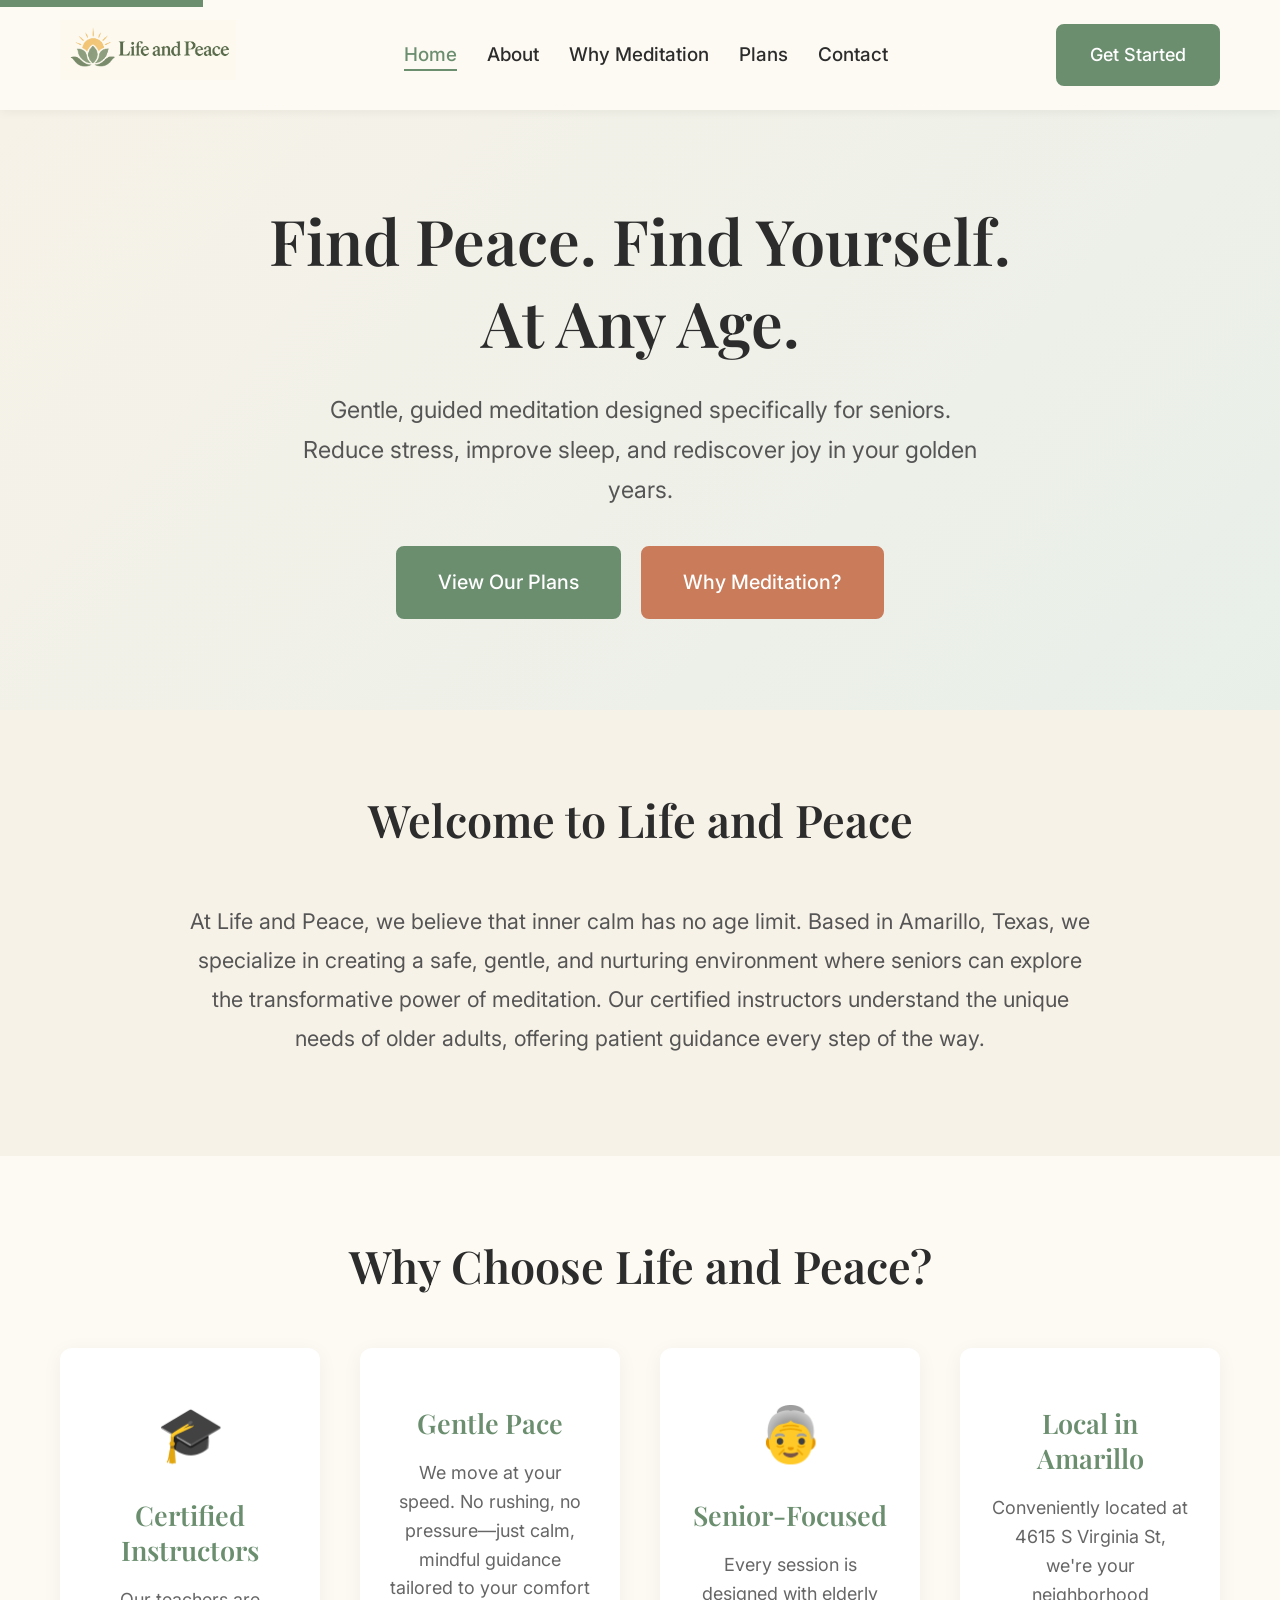
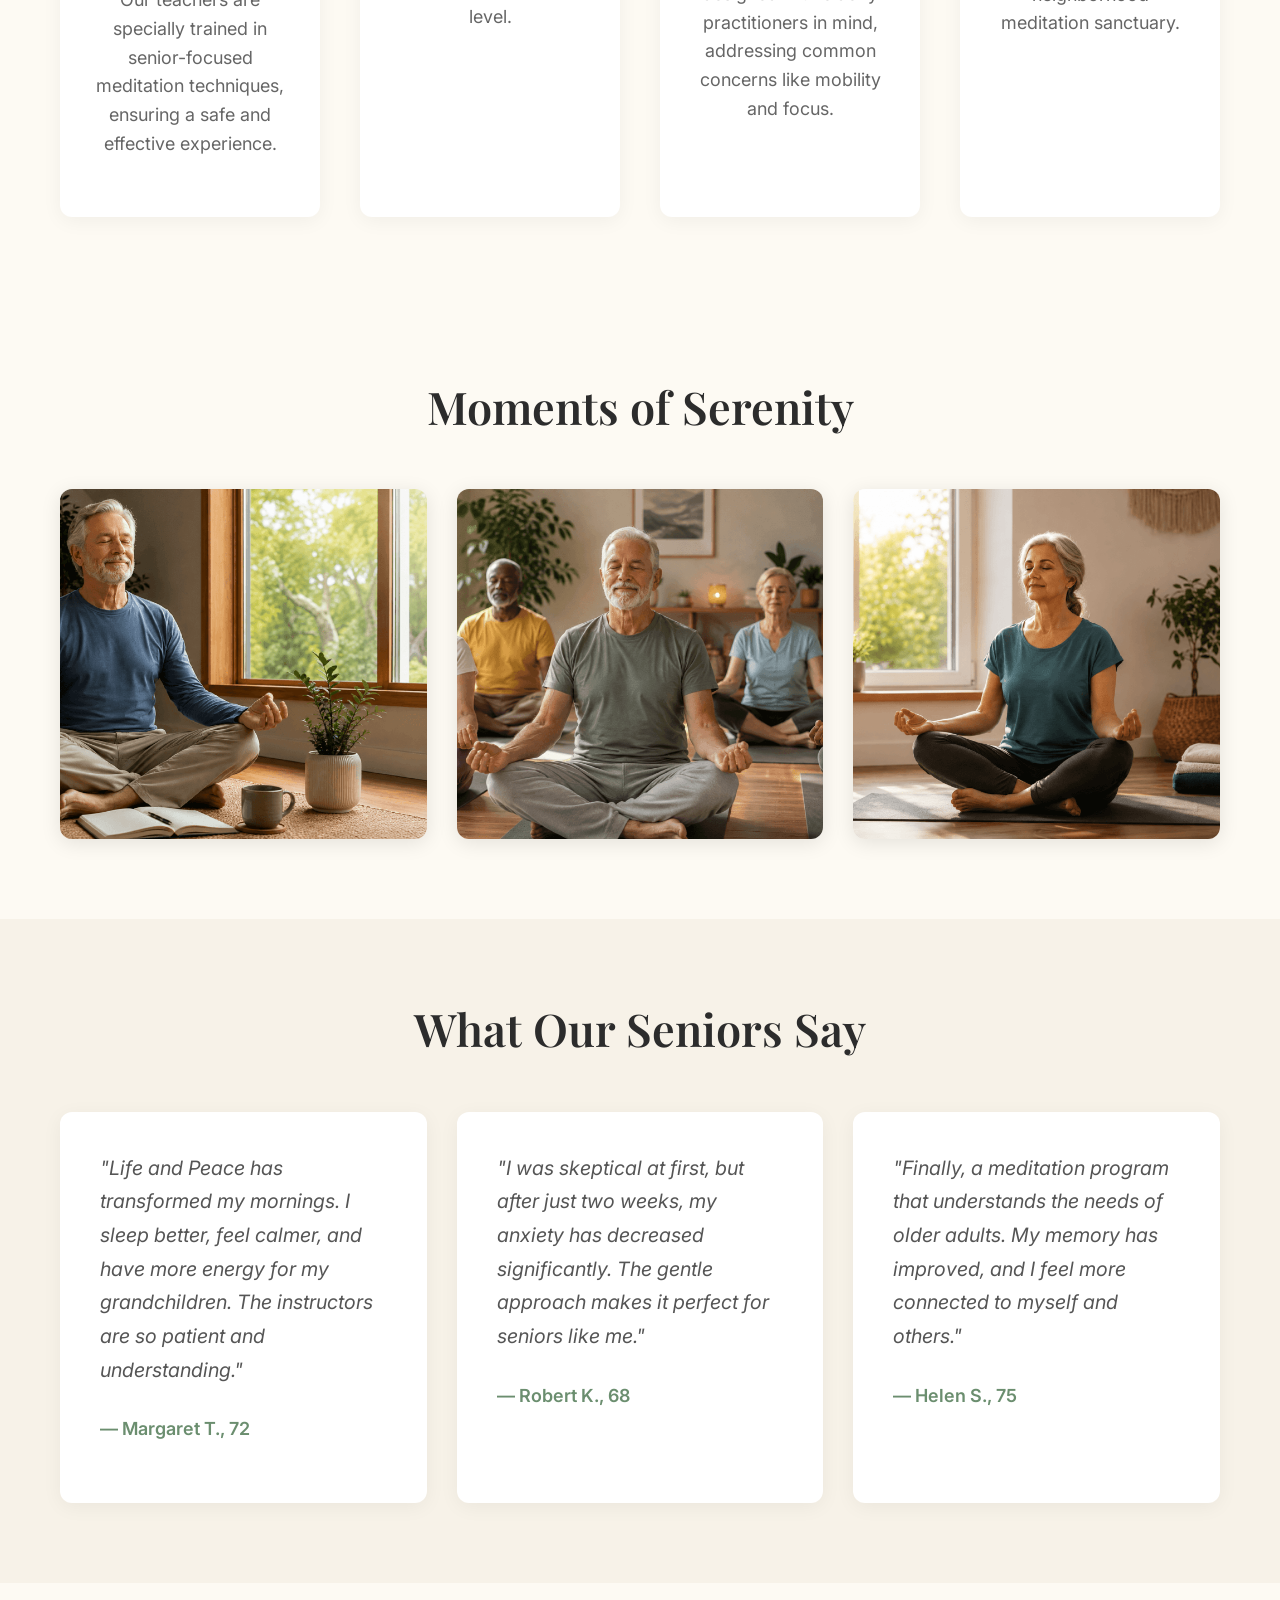
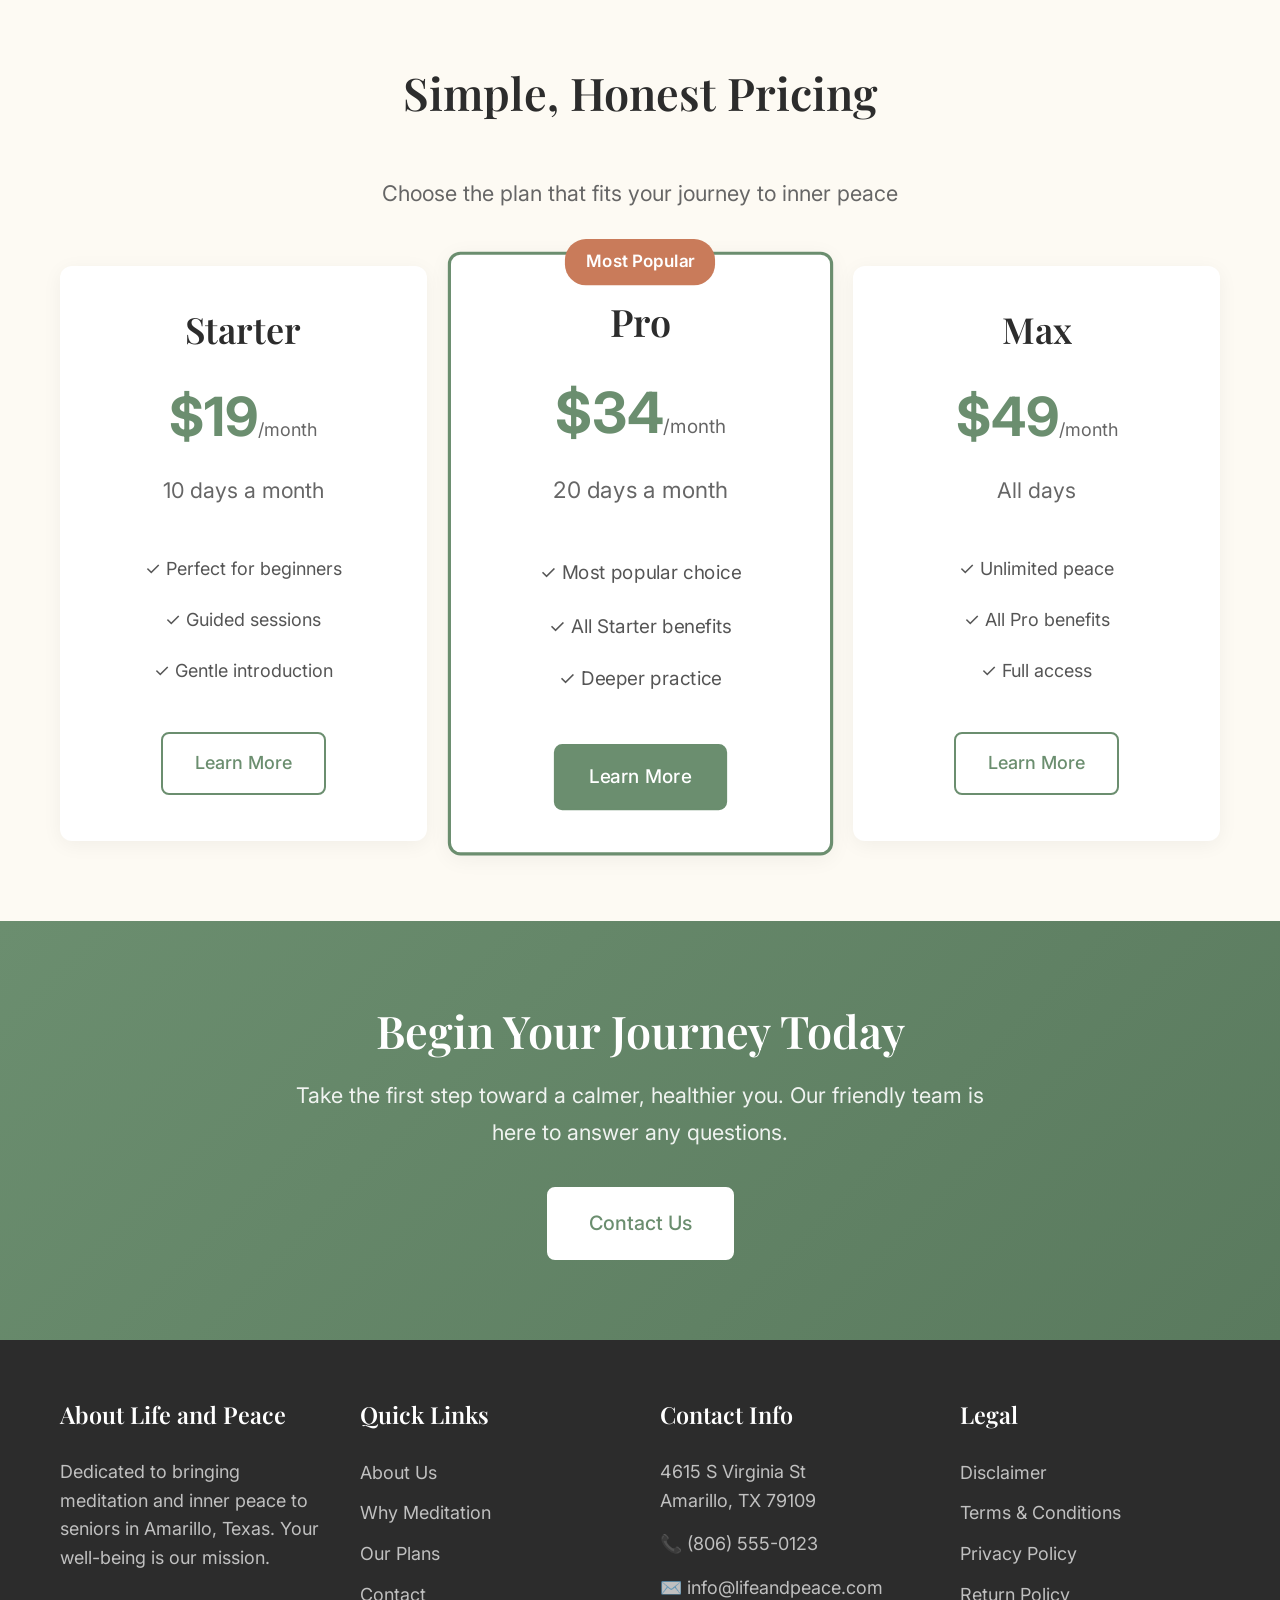
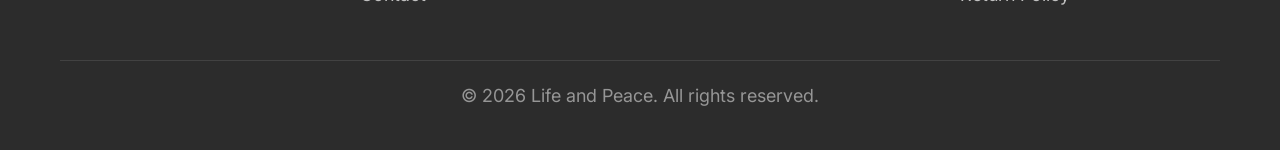
<file: index.html>
<!DOCTYPE html>
<html lang="en">
<head>
    <!-- Google tag (gtag.js) -->
<script async src="https://www.googletagmanager.com/gtag/js?id=AW-18514689271"></script>
<script>
  window.dataLayer = window.dataLayer || [];
  function gtag(){dataLayer.push(arguments);}
  gtag('js', new Date());

  gtag('config', 'AW-18514689271');
</script>
    <!-- Event snippet for Contact conversion page
In your html page, add the snippet and call gtag_report_conversion when someone clicks on the chosen link or button. -->
<script>
function gtag_report_conversion(url) {
  var callback = function () {
    if (typeof(url) != 'undefined') {
      window.location = url;
    }
  };
  gtag('event', 'conversion', {
      'send_to': 'AW-18514689271/nctMCOSQo7EdEPf5vvxE',
      'value': 1.0,
      'currency': 'USD',
      'event_callback': callback
  });
  return false;
}
</script>
    <meta charset="UTF-8">
    <meta name="viewport" content="width=device-width, initial-scale=1.0">
    <meta name="description" content="Life and Peace - Meditation for elderly. Find peace, reduce stress, and improve well-being with our senior-focused meditation programs in Amarillo, TX.">
    <title>Life and Peace | Meditation for Seniors in Amarillo, TX</title>
    <link rel="stylesheet" href="css/styles.css">
    <link rel="stylesheet" href="css/responsive.css">
    <link rel="preconnect" href="https://fonts.googleapis.com">
    <link rel="preconnect" href="https://fonts.gstatic.com" crossorigin>
    <link href="https://fonts.googleapis.com/css2?family=Playfair+Display:wght@400;600;700&family=Inter:wght@300;400;500;600&display=swap" rel="stylesheet">
</head>
<body>
    <!-- Skip to content for accessibility -->
    <a href="#main-content" class="skip-link">Skip to main content</a>

    <!-- Header & Navigation -->
    <header class="header">
        <div class="container">
            <div class="header-content">
                <a href="index.html" class="logo">
                    <img src="images/Life and Peace Logo.png" alt="Life and Peace Logo">
                </a>
                
                <nav class="nav" id="mainNav">
                    <ul class="nav-list">
                        <li><a href="index.html" class="nav-link active">Home</a></li>
                        <li><a href="about.html" class="nav-link">About</a></li>
                        <li><a href="why-meditation.html" class="nav-link">Why Meditation</a></li>
                        <li><a href="plans.html" class="nav-link">Plans</a></li>
                        <li><a href="contact.html" class="nav-link">Contact</a></li>
                    </ul>
                </nav>

                <div class="header-actions">
                    <a href="plans.html" onclick="gtag_report_conversion('plans.html')" class="btn btn-primary">Get Started</a>
                    <button class="mobile-menu-toggle" id="mobileMenuToggle" aria-label="Toggle navigation menu">
                        <span class="hamburger"></span>
                    </button>
                </div>
            </div>
        </div>
    </header>

    <!-- Main Content -->
    <main id="main-content">
        <!-- Hero Section (Image Removed, Clean Gradient Added) -->
        <section class="hero">
            <div class="container">
                <div class="hero-content">
                    <h1 class="hero-title">Find Peace. Find Yourself. At Any Age.</h1>
                    <p class="hero-subtitle">Gentle, guided meditation designed specifically for seniors. Reduce stress, improve sleep, and rediscover joy in your golden years.</p>
                    <div class="hero-buttons">
                        <a href="plans.html"onclick="gtag_report_conversion('plans.html')" class="btn btn-primary btn-large">View Our Plans</a>
                        <a href="why-meditation.html" class="btn btn-secondary btn-large">Why Meditation?</a>
                    </div>
                </div>
            </div>
        </section>

        <!-- Welcome Section -->
        <section class="welcome section-padding">
            <div class="container">
                <div class="welcome-content">
                    <h2 class="section-title">Welcome to Life and Peace</h2>
                    <p class="welcome-text">At Life and Peace, we believe that inner calm has no age limit. Based in Amarillo, Texas, we specialize in creating a safe, gentle, and nurturing environment where seniors can explore the transformative power of meditation. Our certified instructors understand the unique needs of older adults, offering patient guidance every step of the way.</p>
                </div>
            </div>
        </section>

        <!-- Features Section -->
        <section class="features section-padding">
            <div class="container">
                <h2 class="section-title text-center">Why Choose Life and Peace?</h2>
                <div class="features-grid">
                    <div class="feature-card">
                        <div class="feature-icon">🎓</div>
                        <h3 class="feature-title">Certified Instructors</h3>
                        <p class="feature-text">Our teachers are specially trained in senior-focused meditation techniques, ensuring a safe and effective experience.</p>
                    </div>
                    <div class="feature-card">
                        <div class="feature-icon"></div>
                        <h3 class="feature-title">Gentle Pace</h3>
                        <p class="feature-text">We move at your speed. No rushing, no pressure—just calm, mindful guidance tailored to your comfort level.</p>
                    </div>
                    <div class="feature-card">
                        <div class="feature-icon">👵</div>
                        <h3 class="feature-title">Senior-Focused</h3>
                        <p class="feature-text">Every session is designed with elderly practitioners in mind, addressing common concerns like mobility and focus.</p>
                    </div>
                    <div class="feature-card">
                        <div class="feature-icon"></div>
                        <h3 class="feature-title">Local in Amarillo</h3>
                        <p class="feature-text">Conveniently located at 4615 S Virginia St, we're your neighborhood meditation sanctuary.</p>
                    </div>
                </div>
            </div>
        </section>

        <!-- Gallery Section -->
        <section class="gallery section-padding">
            <div class="container">
                <h2 class="section-title text-center">Moments of Serenity</h2>
                <div class="gallery-grid">
                    <div class="gallery-item">
                        <img src="images/Life and Peace 1.png" alt="Elderly person meditating peacefully" loading="lazy">
                    </div>
                    <div class="gallery-item">
                        <img src="images/Life and Peace 2.png" alt="Group meditation session" loading="lazy">
                    </div>
                    <div class="gallery-item">
                        <img src="images/Life and Peace 3.png" alt="Peaceful meditation environment" loading="lazy">
                    </div>
                </div>
            </div>
        </section>

        <!-- Testimonials Section -->
        <section class="testimonials section-padding">
            <div class="container">
                <h2 class="section-title text-center">What Our Seniors Say</h2>
                <div class="testimonials-grid">
                    <div class="testimonial-card">
                        <p class="testimonial-text">"Life and Peace has transformed my mornings. I sleep better, feel calmer, and have more energy for my grandchildren. The instructors are so patient and understanding."</p>
                        <p class="testimonial-author">— Margaret T., 72</p>
                    </div>
                    <div class="testimonial-card">
                        <p class="testimonial-text">"I was skeptical at first, but after just two weeks, my anxiety has decreased significantly. The gentle approach makes it perfect for seniors like me."</p>
                        <p class="testimonial-author">— Robert K., 68</p>
                    </div>
                    <div class="testimonial-card">
                        <p class="testimonial-text">"Finally, a meditation program that understands the needs of older adults. My memory has improved, and I feel more connected to myself and others."</p>
                        <p class="testimonial-author">— Helen S., 75</p>
                    </div>
                </div>
            </div>
        </section>

        <!-- Plans Preview Section -->
        <section class="plans-preview section-padding">
            <div class="container">
                <h2 class="section-title text-center">Simple, Honest Pricing</h2>
                <p class="section-subtitle text-center">Choose the plan that fits your journey to inner peace</p>
                <div class="plans-grid">
                    <div class="plan-card">
                        <h3 class="plan-name">Starter</h3>
                        <div class="plan-price">$19<span class="plan-period">/month</span></div>
                        <p class="plan-days">10 days a month</p>
                        <ul class="plan-features">
                            <li>✓ Perfect for beginners</li>
                            <li>✓ Guided sessions</li>
                            <li>✓ Gentle introduction</li>
                        </ul>
                        <a href="plans.html" class="btn btn-outline">Learn More</a>
                    </div>
                    <div class="plan-card featured">
                        <div class="plan-badge">Most Popular</div>
                        <h3 class="plan-name">Pro</h3>
                        <div class="plan-price">$34<span class="plan-period">/month</span></div>
                        <p class="plan-days">20 days a month</p>
                        <ul class="plan-features">
                            <li>✓ Most popular choice</li>
                            <li>✓ All Starter benefits</li>
                            <li>✓ Deeper practice</li>
                        </ul>
                        <a href="plans.html" class="btn btn-primary">Learn More</a>
                    </div>
                    <div class="plan-card">
                        <h3 class="plan-name">Max</h3>
                        <div class="plan-price">$49<span class="plan-period">/month</span></div>
                        <p class="plan-days">All days</p>
                        <ul class="plan-features">
                            <li>✓ Unlimited peace</li>
                            <li>✓ All Pro benefits</li>
                            <li>✓ Full access</li>
                        </ul>
                        <a href="plans.html" class="btn btn-outline">Learn More</a>
                    </div>
                </div>
            </div>
        </section>

        <!-- CTA Banner -->
        <section class="cta-banner">
            <div class="container">
                <div class="cta-content">
                    <h2 class="cta-title">Begin Your Journey Today</h2>
                    <p class="cta-text">Take the first step toward a calmer, healthier you. Our friendly team is here to answer any questions.</p>
                    <a href="contact.html" class="btn btn-primary btn-large">Contact Us</a>
                </div>
            </div>
        </section>
    </main>

    <!-- Footer -->
    <footer class="footer">
        <div class="container">
            <div class="footer-grid">
                <div class="footer-column">
                    <h3 class="footer-title">About Life and Peace</h3>
                    <p class="footer-text">Dedicated to bringing meditation and inner peace to seniors in Amarillo, Texas. Your well-being is our mission.</p>
                </div>
                <div class="footer-column">
                    <h3 class="footer-title">Quick Links</h3>
                    <ul class="footer-links">
                        <li><a href="about.html">About Us</a></li>
                        <li><a href="why-meditation.html">Why Meditation</a></li>
                        <li><a href="plans.html">Our Plans</a></li>
                        <li><a href="contact.html">Contact</a></li>
                    </ul>
                </div>
                <div class="footer-column">
                    <h3 class="footer-title">Contact Info</h3>
                    <ul class="footer-contact">
                        <li> 4615 S Virginia St<br>Amarillo, TX 79109</li>
                        <li>📞 (806) 555-0123</li>
                        <li>✉️ info@lifeandpeace.com</li>
                    </ul>
                </div>
                <div class="footer-column">
                    <h3 class="footer-title">Legal</h3>
                    <ul class="footer-links">
                        <li><a href="disclaimer.html">Disclaimer</a></li>
                        <li><a href="terms.html">Terms & Conditions</a></li>
                        <li><a href="privacy.html">Privacy Policy</a></li>
                        <li><a href="return-policy.html">Return Policy</a></li>
                    </ul>
                </div>
            </div>
            <div class="footer-bottom">
                <p>&copy; 2026 Life and Peace. All rights reserved.</p>
            </div>
        </div>
    </footer>

    <!-- Back to Top Button -->
    <button class="back-to-top" id="backToTop" aria-label="Back to top">↑</button>

    <script src="js/script.js"></script>
</body>
</html>
</file>
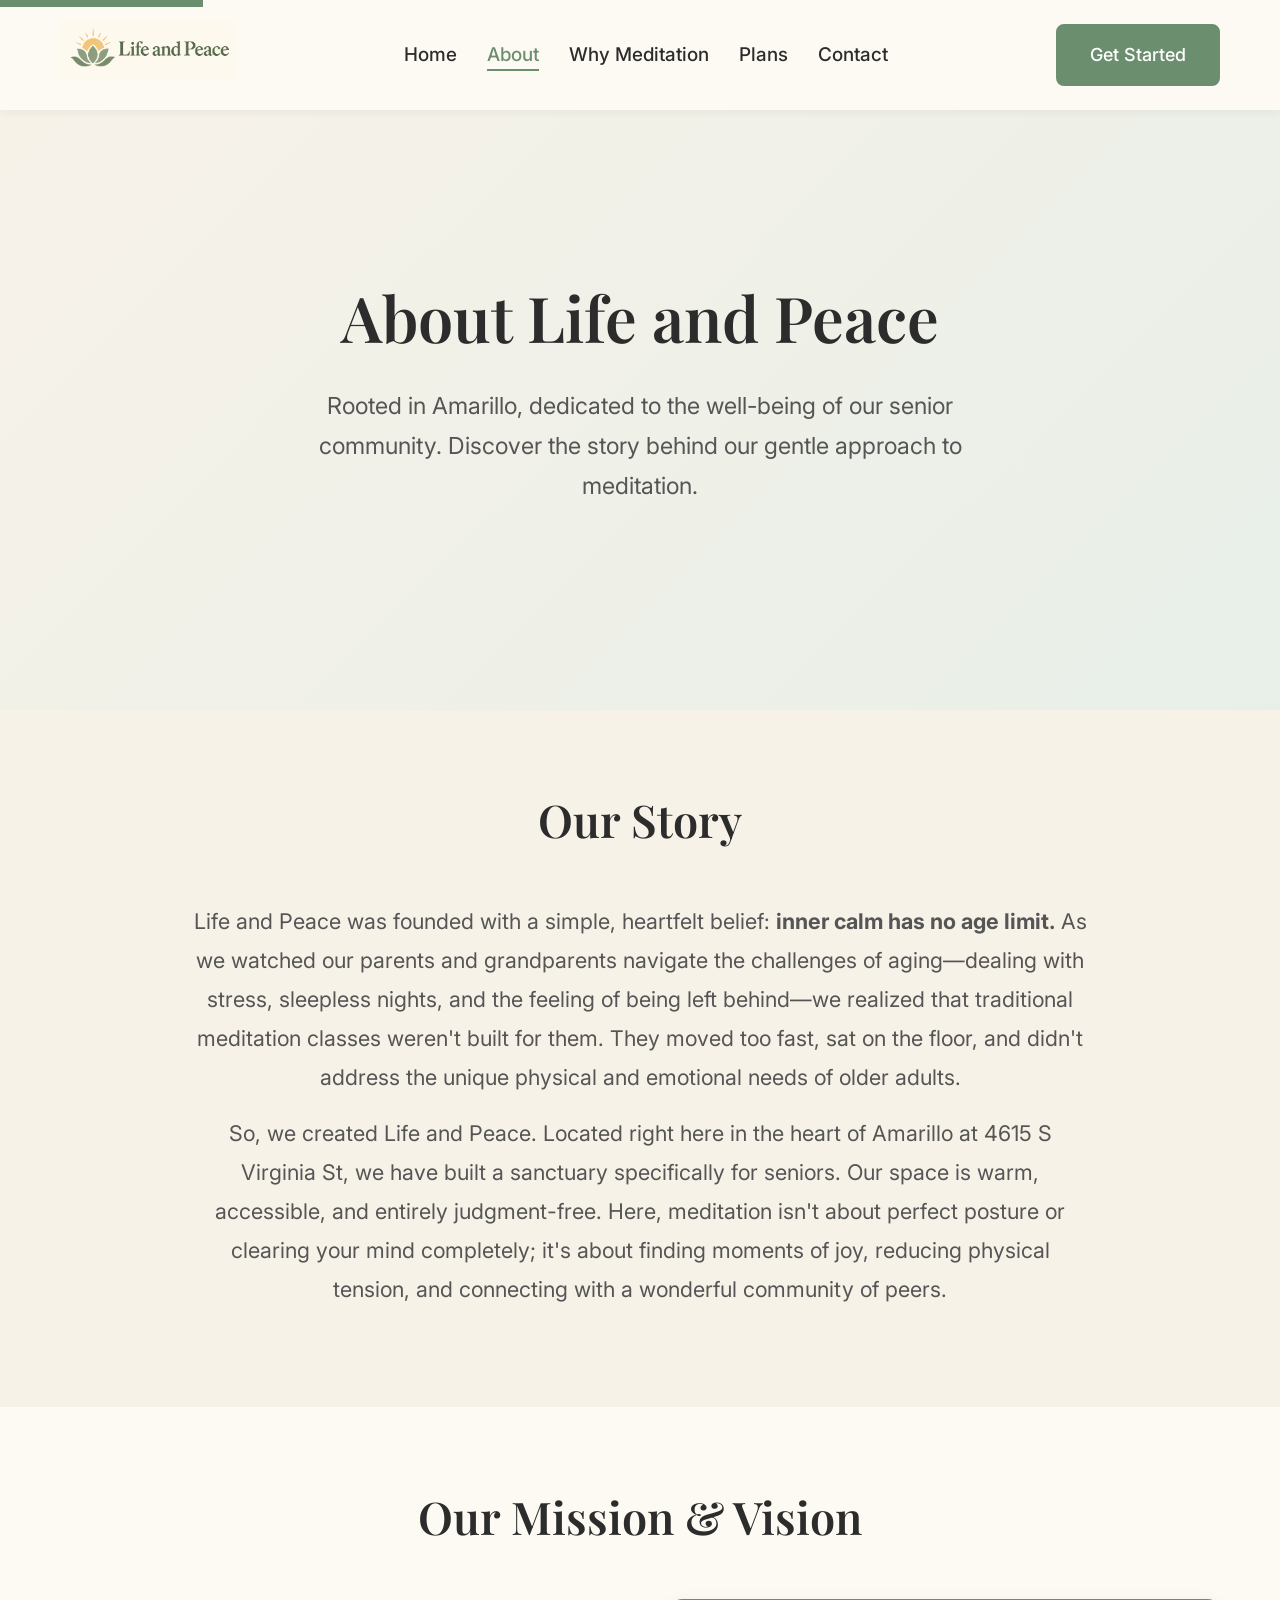
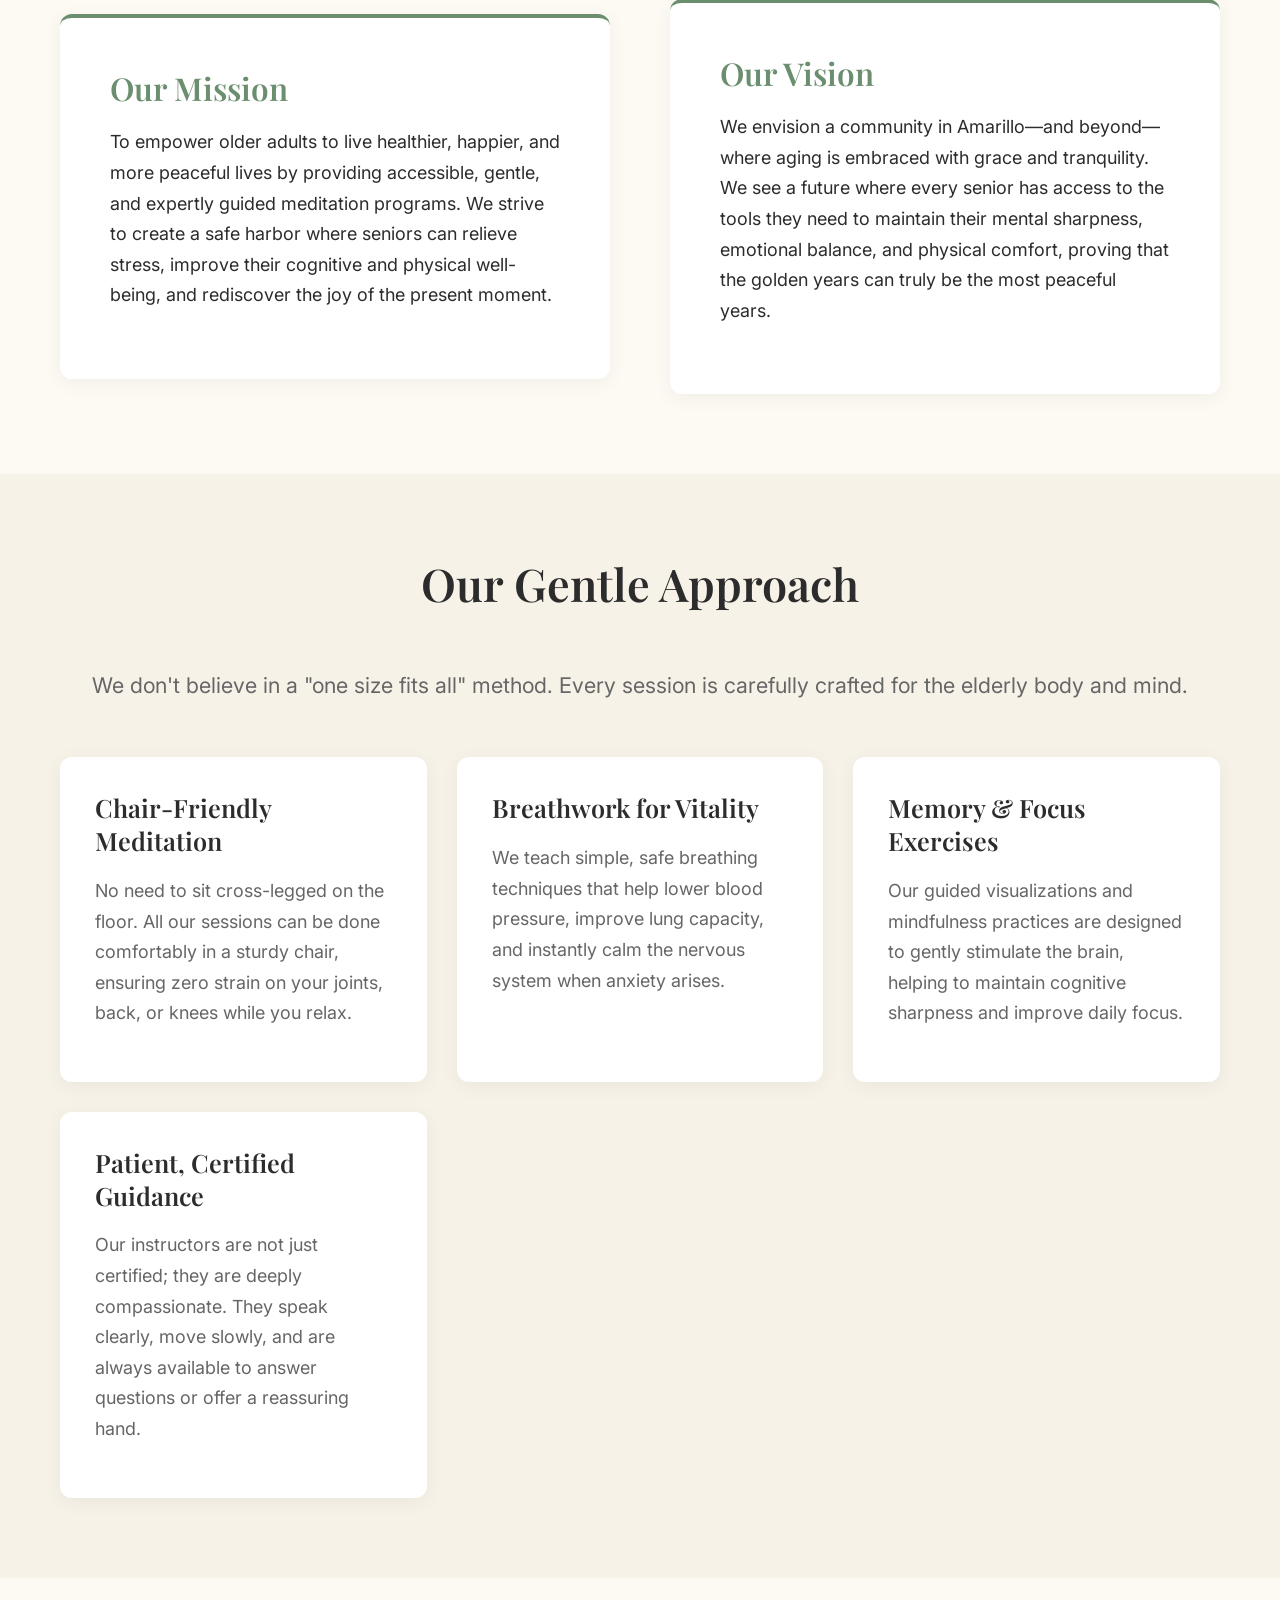
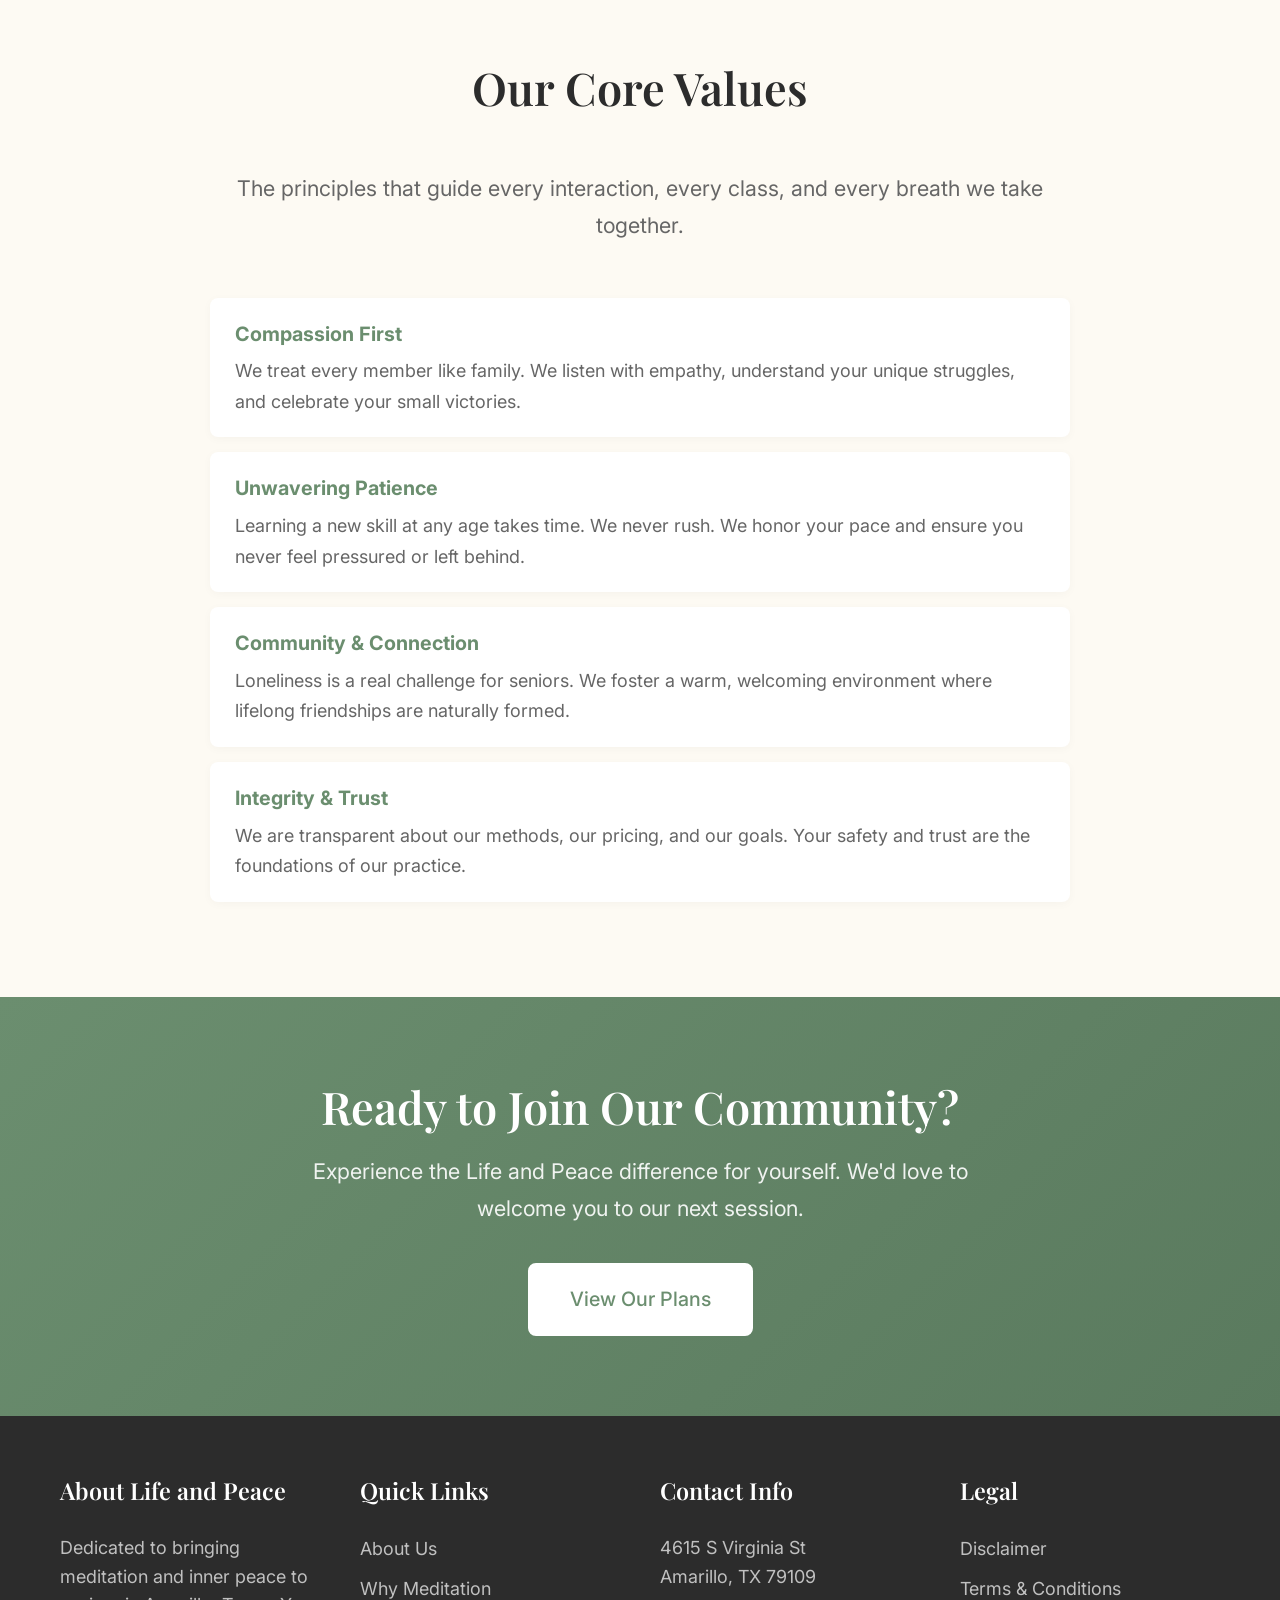
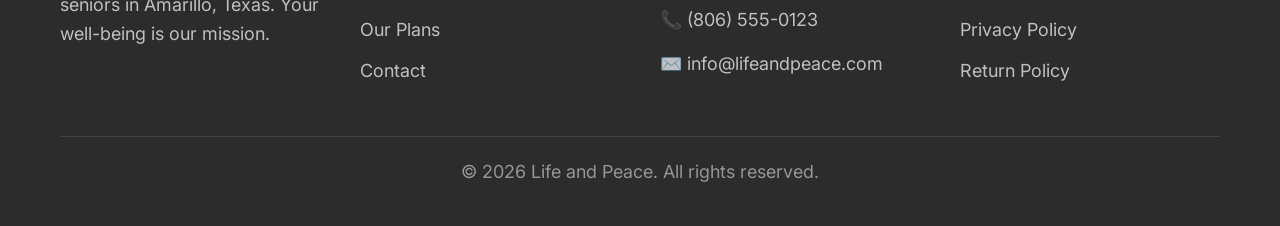
<file: about.html>
<!DOCTYPE html>
<html lang="en">
<head>
    <!-- Google tag (gtag.js) -->
<script async src="https://www.googletagmanager.com/gtag/js?id=AW-18514689271"></script>
<script>
  window.dataLayer = window.dataLayer || [];
  function gtag(){dataLayer.push(arguments);}
  gtag('js', new Date());

  gtag('config', 'AW-18514689271');
</script>
    <!-- Event snippet for Contact conversion page
In your html page, add the snippet and call gtag_report_conversion when someone clicks on the chosen link or button. -->
<script>
function gtag_report_conversion(url) {
  var callback = function () {
    if (typeof(url) != 'undefined') {
      window.location = url;
    }
  };
  gtag('event', 'conversion', {
      'send_to': 'AW-18514689271/nctMCOSQo7EdEPf5vvxE',
      'value': 1.0,
      'currency': 'USD',
      'event_callback': callback
  });
  return false;
}
</script>
    <meta charset="UTF-8">
    <meta name="viewport" content="width=device-width, initial-scale=1.0">
    <meta name="description" content="Learn about Life and Peace, our mission to bring gentle meditation and inner calm to seniors in Amarillo, TX.">
    <title>About Us | Life and Peace Meditation</title>
    <link rel="stylesheet" href="css/styles.css">
    <link rel="stylesheet" href="css/responsive.css">
    <link rel="preconnect" href="https://fonts.googleapis.com">
    <link rel="preconnect" href="https://fonts.gstatic.com" crossorigin>
    <link href="https://fonts.googleapis.com/css2?family=Playfair+Display:wght@400;600;700&family=Inter:wght@300;400;500;600&display=swap" rel="stylesheet">
    
    <!-- Specific styles for About page layouts -->
    <style>
        .split-section {
            display: grid;
            grid-template-columns: 1fr 1fr;
            gap: 60px;
            align-items: center;
        }
        .split-box {
            background-color: white;
            padding: 50px;
            border-radius: 12px;
            box-shadow: 0 4px 20px rgba(0, 0, 0, 0.05);
            border-top: 4px solid var(--sage-green);
        }
        .split-box h3 {
            color: var(--sage-green);
            margin-bottom: 1rem;
        }
        .values-list {
            list-style: none;
            margin-top: 2rem;
        }
        .values-list li {
            background-color: white;
            padding: 20px 25px;
            margin-bottom: 15px;
            border-radius: 8px;
            box-shadow: 0 2px 10px rgba(0,0,0,0.03);
            display: flex;
            align-items: flex-start;
            gap: 15px;
        }
        .values-list li strong {
            color: var(--sage-green);
            font-size: 1.1rem;
            display: block;
            margin-bottom: 5px;
        }
        .values-list li span {
            color: #666;
            line-height: 1.6;
        }
        .approach-grid {
            display: grid;
            grid-template-columns: repeat(auto-fit, minmax(300px, 1fr));
            gap: 30px;
            margin-top: 3rem;
        }
        .approach-card {
            background-color: white;
            padding: 35px;
            border-radius: 12px;
            box-shadow: 0 4px 20px rgba(0,0,0,0.05);
        }
        .approach-card h4 {
            font-family: var(--font-heading);
            font-size: 1.4rem;
            color: var(--deep-charcoal);
            margin-bottom: 1rem;
        }
        .approach-card p {
            color: #666;
            line-height: 1.7;
        }

        /* --- MOBILE FIX FOR MISSION & VISION --- */
        @media (max-width: 768px) {
            .split-section {
                grid-template-columns: 1fr; /* Stacks them vertically */
                gap: 30px;
            }
            .split-box {
                padding: 30px; /* Slightly less padding on mobile */
            }
        }
    </style>
</head>
<body>
    <!-- Skip to content for accessibility -->
    <a href="#main-content" class="skip-link">Skip to main content</a>

    <!-- Header & Navigation -->
    <header class="header">
        <div class="container">
            <div class="header-content">
                <a href="index.html" class="logo">
                    <img src="images/Life and Peace Logo.png" alt="Life and Peace Logo">
                </a>
                
                <nav class="nav" id="mainNav">
                    <ul class="nav-list">
                        <li><a href="index.html" class="nav-link">Home</a></li>
                        <li><a href="about.html" class="nav-link active">About</a></li>
                        <li><a href="why-meditation.html" class="nav-link">Why Meditation</a></li>
                        <li><a href="plans.html" class="nav-link">Plans</a></li>
                        <li><a href="contact.html" class="nav-link">Contact</a></li>
                    </ul>
                </nav>

                <div class="header-actions">
                    <a href="plans.html" class="btn btn-primary">Get Started</a>
                    <button class="mobile-menu-toggle" id="mobileMenuToggle" aria-label="Toggle navigation menu">
                        <span class="hamburger"></span>
                    </button>
                </div>
            </div>
        </div>
    </header>

    <!-- Main Content -->
    <main id="main-content">
        <!-- Hero Section (Clean, No Image) -->
        <section class="hero">
            <div class="container">
                <div class="hero-content">
                    <h1 class="hero-title">About Life and Peace</h1>
                    <p class="hero-subtitle">Rooted in Amarillo, dedicated to the well-being of our senior community. Discover the story behind our gentle approach to meditation.</p>
                </div>
            </div>
        </section>

        <!-- Our Story Section -->
        <section class="welcome section-padding">
            <div class="container">
                <div class="welcome-content">
                    <h2 class="section-title">Our Story</h2>
                    <p class="welcome-text">Life and Peace was founded with a simple, heartfelt belief: <strong>inner calm has no age limit.</strong> As we watched our parents and grandparents navigate the challenges of aging—dealing with stress, sleepless nights, and the feeling of being left behind—we realized that traditional meditation classes weren't built for them. They moved too fast, sat on the floor, and didn't address the unique physical and emotional needs of older adults.</p>
                    <p class="welcome-text">So, we created Life and Peace. Located right here in the heart of Amarillo at 4615 S Virginia St, we have built a sanctuary specifically for seniors. Our space is warm, accessible, and entirely judgment-free. Here, meditation isn't about perfect posture or clearing your mind completely; it's about finding moments of joy, reducing physical tension, and connecting with a wonderful community of peers.</p>
                </div>
            </div>
        </section>

        <!-- Mission and Vision Section -->
        <section class="section-padding" style="background-color: var(--soft-white);">
            <div class="container">
                <h2 class="section-title text-center">Our Mission & Vision</h2>
                <div class="split-section">
                    <div class="split-box">
                        <h3>Our Mission</h3>
                        <p>To empower older adults to live healthier, happier, and more peaceful lives by providing accessible, gentle, and expertly guided meditation programs. We strive to create a safe harbor where seniors can relieve stress, improve their cognitive and physical well-being, and rediscover the joy of the present moment.</p>
                    </div>
                    <div class="split-box">
                        <h3>Our Vision</h3>
                        <p>We envision a community in Amarillo—and beyond—where aging is embraced with grace and tranquility. We see a future where every senior has access to the tools they need to maintain their mental sharpness, emotional balance, and physical comfort, proving that the golden years can truly be the most peaceful years.</p>
                    </div>
                </div>
            </div>
        </section>

        <!-- Our Approach Section -->
        <section class="section-padding" style="background-color: var(--warm-cream);">
            <div class="container">
                <h2 class="section-title text-center">Our Gentle Approach</h2>
                <p class="section-subtitle text-center">We don't believe in a "one size fits all" method. Every session is carefully crafted for the elderly body and mind.</p>
                
                <div class="approach-grid">
                    <div class="approach-card">
                        <h4>Chair-Friendly Meditation</h4>
                        <p>No need to sit cross-legged on the floor. All our sessions can be done comfortably in a sturdy chair, ensuring zero strain on your joints, back, or knees while you relax.</p>
                    </div>
                    <div class="approach-card">
                        <h4>Breathwork for Vitality</h4>
                        <p>We teach simple, safe breathing techniques that help lower blood pressure, improve lung capacity, and instantly calm the nervous system when anxiety arises.</p>
                    </div>
                    <div class="approach-card">
                        <h4>Memory & Focus Exercises</h4>
                        <p>Our guided visualizations and mindfulness practices are designed to gently stimulate the brain, helping to maintain cognitive sharpness and improve daily focus.</p>
                    </div>
                    <div class="approach-card">
                        <h4>Patient, Certified Guidance</h4>
                        <p>Our instructors are not just certified; they are deeply compassionate. They speak clearly, move slowly, and are always available to answer questions or offer a reassuring hand.</p>
                    </div>
                </div>
            </div>
        </section>

        <!-- Core Values Section -->
        <section class="section-padding" style="background-color: var(--soft-white);">
            <div class="container" style="max-width: 900px;">
                <h2 class="section-title text-center">Our Core Values</h2>
                <p class="section-subtitle text-center">The principles that guide every interaction, every class, and every breath we take together.</p>
                
                <ul class="values-list">
                    <li>
                        <div>
                            <strong>Compassion First</strong>
                            <span>We treat every member like family. We listen with empathy, understand your unique struggles, and celebrate your small victories.</span>
                        </div>
                    </li>
                    <li>
                        <div>
                            <strong>Unwavering Patience</strong>
                            <span>Learning a new skill at any age takes time. We never rush. We honor your pace and ensure you never feel pressured or left behind.</span>
                        </div>
                    </li>
                    <li>
                        <div>
                            <strong>Community & Connection</strong>
                            <span>Loneliness is a real challenge for seniors. We foster a warm, welcoming environment where lifelong friendships are naturally formed.</span>
                        </div>
                    </li>
                    <li>
                        <div>
                            <strong>Integrity & Trust</strong>
                            <span>We are transparent about our methods, our pricing, and our goals. Your safety and trust are the foundations of our practice.</span>
                        </div>
                    </li>
                </ul>
            </div>
        </section>

        <!-- CTA Banner -->
        <section class="cta-banner">
            <div class="container">
                <div class="cta-content">
                    <h2 class="cta-title">Ready to Join Our Community?</h2>
                    <p class="cta-text">Experience the Life and Peace difference for yourself. We'd love to welcome you to our next session.</p>
                    <a href="plans.html" class="btn btn-primary btn-large">View Our Plans</a>
                </div>
            </div>
        </section>
    </main>

    <!-- Footer -->
    <footer class="footer">
        <div class="container">
            <div class="footer-grid">
                <div class="footer-column">
                    <h3 class="footer-title">About Life and Peace</h3>
                    <p class="footer-text">Dedicated to bringing meditation and inner peace to seniors in Amarillo, Texas. Your well-being is our mission.</p>
                </div>
                <div class="footer-column">
                    <h3 class="footer-title">Quick Links</h3>
                    <ul class="footer-links">
                        <li><a href="about.html">About Us</a></li>
                        <li><a href="why-meditation.html">Why Meditation</a></li>
                        <li><a href="plans.html">Our Plans</a></li>
                        <li><a href="contact.html">Contact</a></li>
                    </ul>
                </div>
                <div class="footer-column">
                    <h3 class="footer-title">Contact Info</h3>
                    <ul class="footer-contact">
                        <li> 4615 S Virginia St<br>Amarillo, TX 79109</li>
                        <li>📞 (806) 555-0123</li>
                        <li>✉️ info@lifeandpeace.com</li>
                    </ul>
                </div>
                <div class="footer-column">
                    <h3 class="footer-title">Legal</h3>
                    <ul class="footer-links">
                        <li><a href="disclaimer.html">Disclaimer</a></li>
                        <li><a href="terms.html">Terms & Conditions</a></li>
                        <li><a href="privacy.html">Privacy Policy</a></li>
                        <li><a href="return-policy.html">Return Policy</a></li>
                    </ul>
                </div>
            </div>
            <div class="footer-bottom">
                <p>&copy; 2026 Life and Peace. All rights reserved.</p>
            </div>
        </div>
    </footer>

    <!-- Back to Top Button -->
    <button class="back-to-top" id="backToTop" aria-label="Back to top">↑</button>

    <script src="js/script.js"></script>
</body>
</html>
</file>
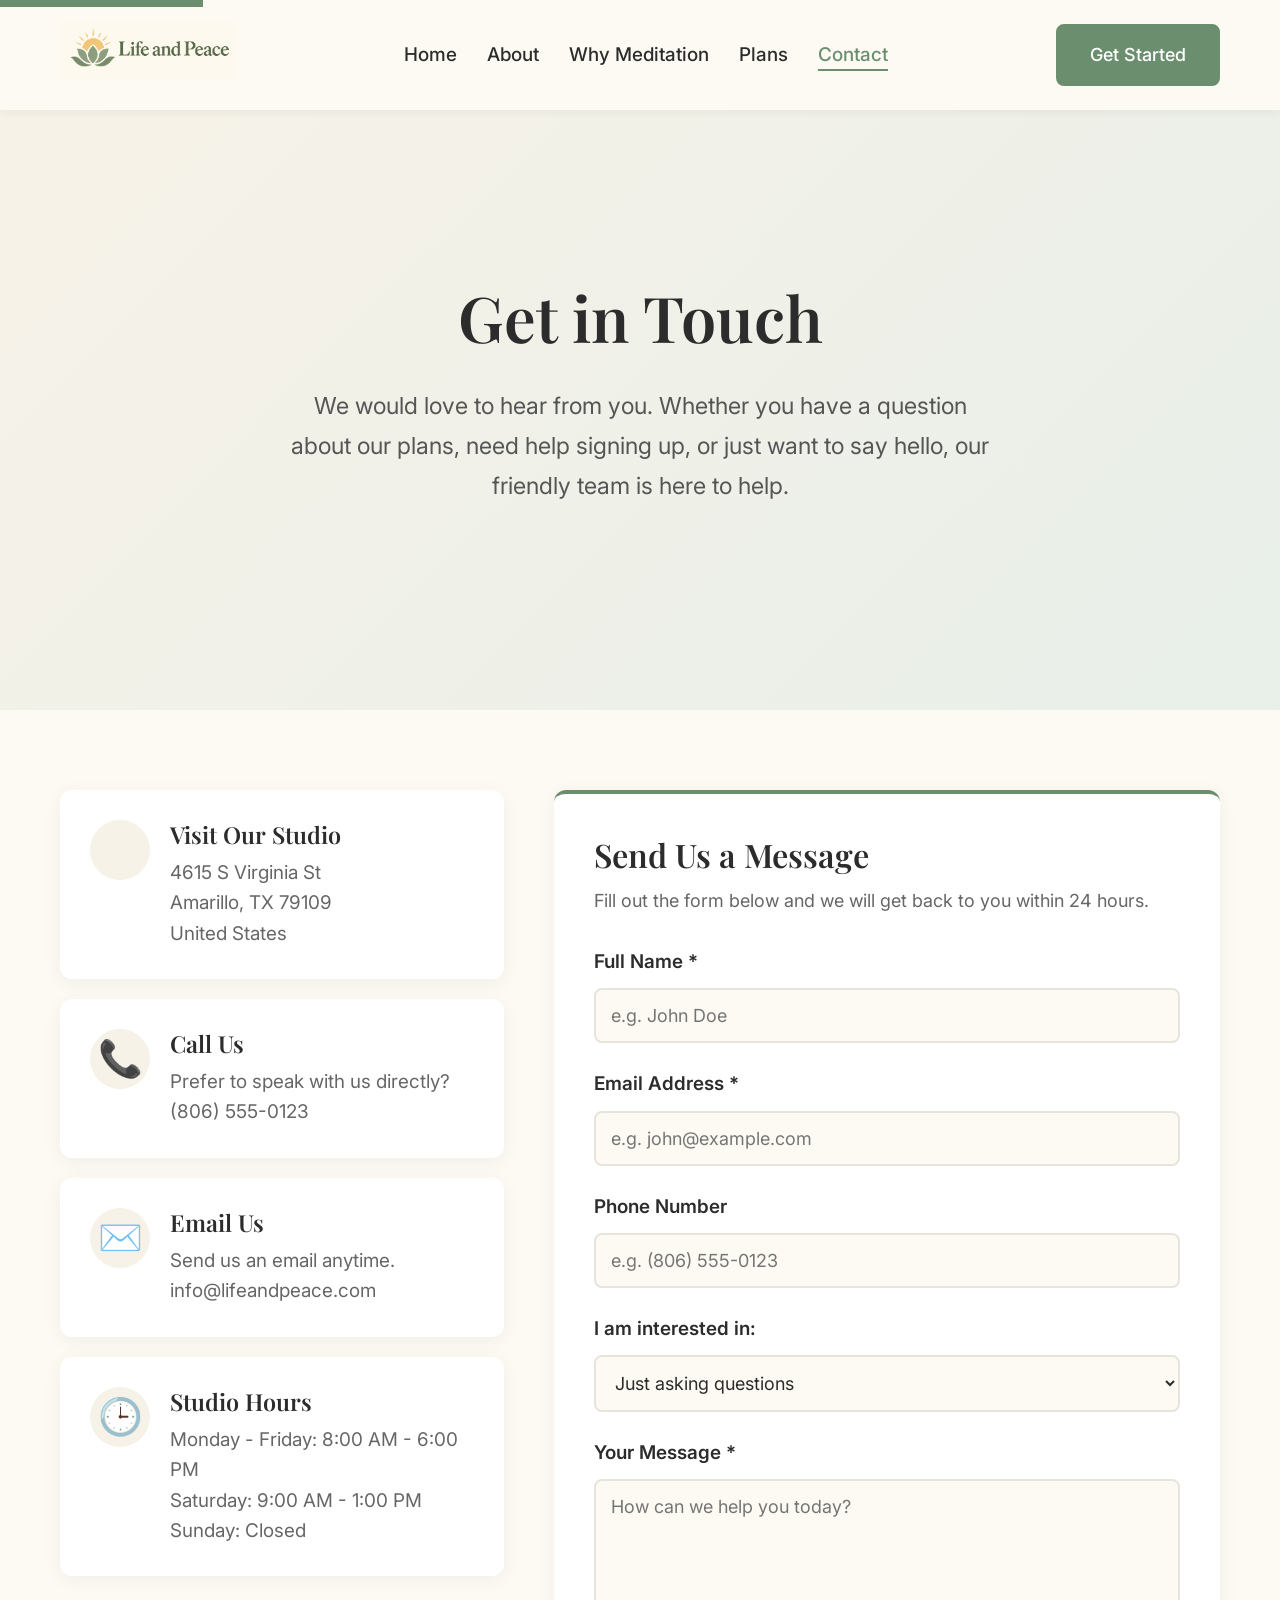
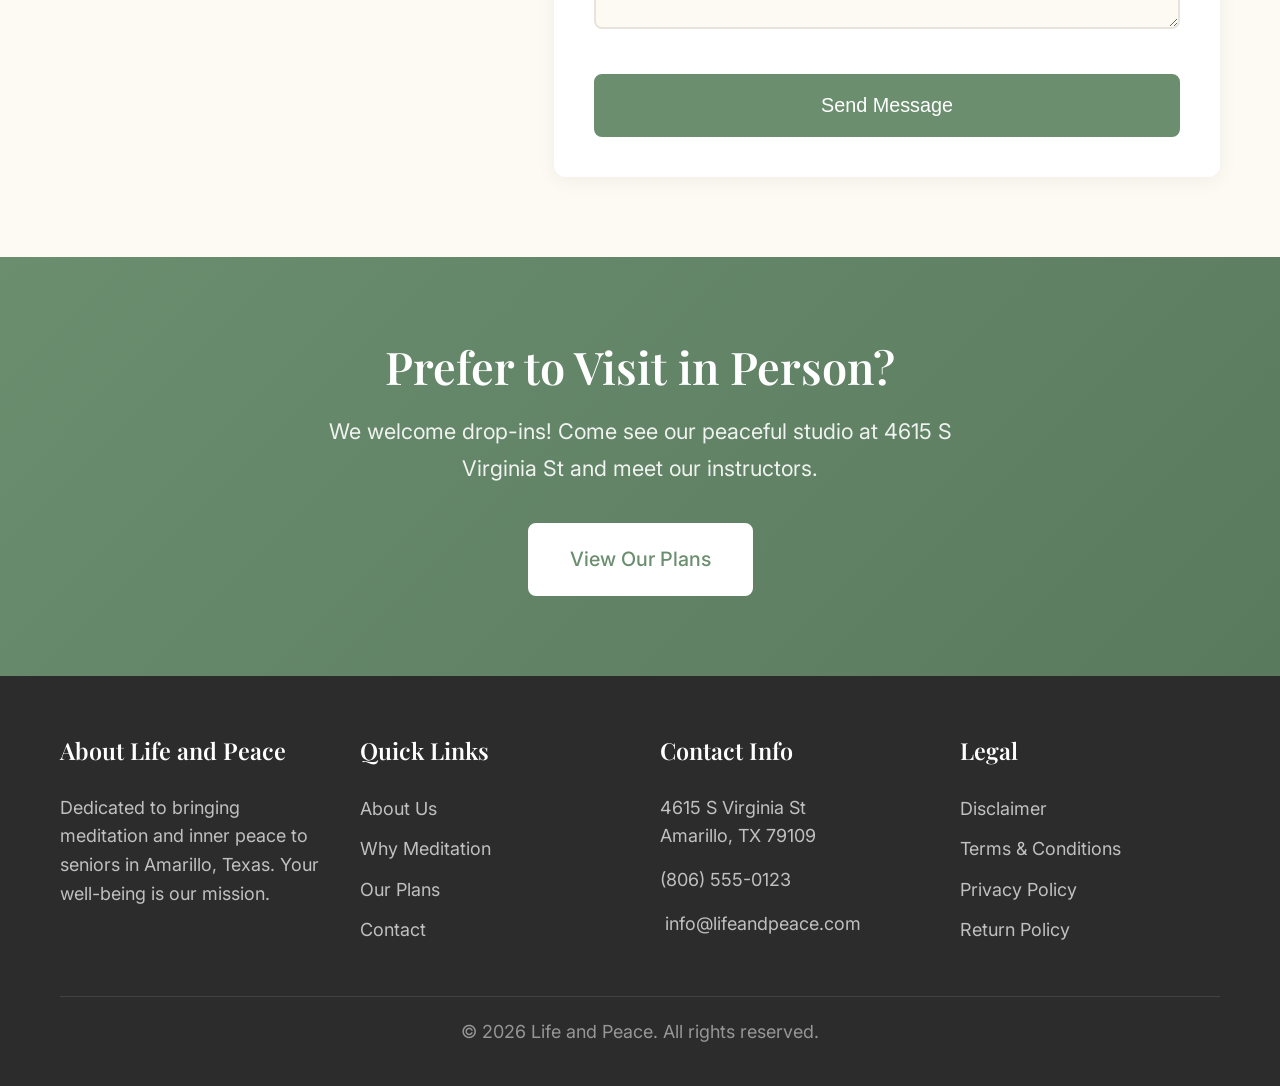
<file: contact.html>
<!DOCTYPE html>
<html lang="en">
<head>
    <!-- Google tag (gtag.js) -->
<script async src="https://www.googletagmanager.com/gtag/js?id=AW-18514689271"></script>
<script>
  window.dataLayer = window.dataLayer || [];
  function gtag(){dataLayer.push(arguments);}
  gtag('js', new Date());

  gtag('config', 'AW-18514689271');
</script>
    <!-- Event snippet for Contact conversion page
In your html page, add the snippet and call gtag_report_conversion when someone clicks on the chosen link or button. -->
<script>
function gtag_report_conversion(url) {
  var callback = function () {
    if (typeof(url) != 'undefined') {
      window.location = url;
    }
  };
  gtag('event', 'conversion', {
      'send_to': 'AW-18514689271/nctMCOSQo7EdEPf5vvxE',
      'value': 1.0,
      'currency': 'USD',
      'event_callback': callback
  });
  return false;
}
</script>
    <meta charset="UTF-8">
    <meta name="viewport" content="width=device-width, initial-scale=1.0">
    <meta name="description" content="Contact Life and Peace in Amarillo, TX. Reach out to us for questions about our senior meditation plans.">
    <title>Contact Us | Life and Peace Meditation</title>
    <link rel="stylesheet" href="css/styles.css">
    <link rel="stylesheet" href="css/responsive.css">
    <link rel="preconnect" href="https://fonts.googleapis.com">
    <link rel="preconnect" href="https://fonts.gstatic.com" crossorigin>
    <link href="https://fonts.googleapis.com/css2?family=Playfair+Display:wght@400;600;700&family=Inter:wght@300;400;500;600&display=swap" rel="stylesheet">
    
    <!-- Specific styles for Contact page layouts -->
    <style>
        .contact-grid {
            display: grid;
            grid-template-columns: 1fr 1.5fr;
            gap: 50px;
            align-items: start;
        }

        /* Contact Info Cards */
        .contact-info-wrapper {
            display: flex;
            flex-direction: column;
            gap: 20px;
        }

        .info-card {
            background-color: white;
            padding: 30px;
            border-radius: 12px;
            box-shadow: 0 4px 20px rgba(0, 0, 0, 0.05);
            display: flex;
            align-items: flex-start;
            gap: 20px;
            transition: transform 0.3s ease;
        }

        .info-card:hover {
            transform: translateY(-3px);
        }

        .info-icon {
            font-size: 2rem;
            background-color: var(--warm-cream);
            width: 60px;
            height: 60px;
            display: flex;
            align-items: center;
            justify-content: center;
            border-radius: 50%;
            flex-shrink: 0;
        }

        .info-content h4 {
            font-family: var(--font-heading);
            font-size: 1.3rem;
            color: var(--deep-charcoal);
            margin-bottom: 8px;
        }

        .info-content p, .info-content a {
            color: #666;
            font-size: 1.05rem;
            line-height: 1.6;
            text-decoration: none;
            margin: 0;
        }

        .info-content a:hover {
            color: var(--sage-green);
            text-decoration: underline;
        }

        /* Contact Form Styles */
        .contact-form-container {
            background-color: white;
            padding: 40px;
            border-radius: 12px;
            box-shadow: 0 4px 20px rgba(0, 0, 0, 0.05);
            border-top: 4px solid var(--sage-green);
        }

        .contact-form-container h3 {
            font-family: var(--font-heading);
            font-size: 1.8rem;
            color: var(--deep-charcoal);
            margin-bottom: 10px;
        }

        .contact-form-container > p {
            color: #666;
            margin-bottom: 30px;
        }

        .form-group {
            margin-bottom: 25px;
        }

        .form-group label {
            display: block;
            font-weight: 600;
            color: var(--deep-charcoal);
            margin-bottom: 10px;
            font-size: 1.05rem;
        }

        .form-control {
            width: 100%;
            padding: 15px;
            font-size: 1rem;
            font-family: var(--font-body);
            color: var(--deep-charcoal);
            background-color: var(--soft-white);
            border: 2px solid var(--light-gray);
            border-radius: 8px;
            transition: all 0.3s ease;
        }

        .form-control:focus {
            outline: none;
            border-color: var(--sage-green);
            background-color: white;
            box-shadow: 0 0 0 3px rgba(107, 142, 111, 0.2);
        }

        textarea.form-control {
            resize: vertical;
            min-height: 150px;
        }

        .form-submit {
            width: 100%;
            padding: 18px;
            font-size: 1.1rem;
            margin-top: 10px;
        }

        /* Mobile Responsive Adjustments */
        @media (max-width: 768px) {
            .contact-grid {
                grid-template-columns: 1fr;
                gap: 40px;
            }
            
            .contact-form-container {
                padding: 30px 20px;
            }

            .info-card {
                padding: 25px;
            }
        }
    </style>
</head>
<body>
    <!-- Skip to content for accessibility -->
    <a href="#main-content" class="skip-link">Skip to main content</a>

    <!-- Header & Navigation -->
    <header class="header">
        <div class="container">
            <div class="header-content">
                <a href="index.html" class="logo">
                    <img src="images/Life and Peace Logo.png" alt="Life and Peace Logo">
                </a>
                
                <nav class="nav" id="mainNav">
                    <ul class="nav-list">
                        <li><a href="index.html" class="nav-link">Home</a></li>
                        <li><a href="about.html" class="nav-link">About</a></li>
                        <li><a href="why-meditation.html" class="nav-link">Why Meditation</a></li>
                        <li><a href="plans.html" class="nav-link">Plans</a></li>
                        <li><a href="contact.html" class="nav-link active">Contact</a></li>
                    </ul>
                </nav>

                <div class="header-actions">
                    <a href="plans.html" class="btn btn-primary">Get Started</a>
                    <button class="mobile-menu-toggle" id="mobileMenuToggle" aria-label="Toggle navigation menu">
                        <span class="hamburger"></span>
                    </button>
                </div>
            </div>
        </div>
    </header>

    <!-- Main Content -->
    <main id="main-content">
        <!-- Hero Section (Clean, No Image) -->
        <section class="hero">
            <div class="container">
                <div class="hero-content">
                    <h1 class="hero-title">Get in Touch</h1>
                    <p class="hero-subtitle">We would love to hear from you. Whether you have a question about our plans, need help signing up, or just want to say hello, our friendly team is here to help.</p>
                </div>
            </div>
        </section>

        <!-- Contact Section -->
        <section class="section-padding" style="background-color: var(--soft-white);">
            <div class="container">
                <div class="contact-grid">
                    
                    <!-- Left Column: Contact Information -->
                    <div class="contact-info-wrapper">
                        <div class="info-card">
                            <div class="info-icon"></div>
                            <div class="info-content">
                                <h4>Visit Our Studio</h4>
                                <p>4615 S Virginia St<br>Amarillo, TX 79109<br>United States</p>
                            </div>
                        </div>

                        <div class="info-card">
                            <div class="info-icon">📞</div>
                            <div class="info-content">
                                <h4>Call Us</h4>
                                <p>Prefer to speak with us directly?<br><a href="tel:+18065550123">(806) 555-0123</a></p>
                            </div>
                        </div>

                        <div class="info-card">
                            <div class="info-icon">✉️</div>
                            <div class="info-content">
                                <h4>Email Us</h4>
                                <p>Send us an email anytime.<br><a href="mailto:info@lifeandpeace.com">info@lifeandpeace.com</a></p>
                            </div>
                        </div>

                        <div class="info-card">
                            <div class="info-icon">🕒</div>
                            <div class="info-content">
                                <h4>Studio Hours</h4>
                                <p>Monday - Friday: 8:00 AM - 6:00 PM<br>Saturday: 9:00 AM - 1:00 PM<br>Sunday: Closed</p>
                            </div>
                        </div>
                    </div>

                    <!-- Right Column: Contact Form -->
                    <div class="contact-form-container">
                        <h3>Send Us a Message</h3>
                        <p>Fill out the form below and we will get back to you within 24 hours.</p>
                        
                        <form id="contactForm" action="#" method="POST">
                            <div class="form-group">
                                <label for="fullName">Full Name *</label>
                                <input type="text" id="fullName" name="fullName" class="form-control" placeholder="e.g. John Doe" required>
                            </div>

                            <div class="form-group">
                                <label for="email">Email Address *</label>
                                <input type="email" id="email" name="email" class="form-control" placeholder="e.g. john@example.com" required>
                            </div>

                            <div class="form-group">
                                <label for="phone">Phone Number</label>
                                <input type="tel" id="phone" name="phone" class="form-control" placeholder="e.g. (806) 555-0123">
                            </div>

                            <div class="form-group">
                                <label for="planInterest">I am interested in:</label>
                                <select id="planInterest" name="planInterest" class="form-control">
                                    <option value="general">Just asking questions</option>
                                    <option value="starter">Starter Plan ($19/mo)</option>
                                    <option value="pro">Pro Plan ($34/mo)</option>
                                    <option value="max">Max Plan ($49/mo)</option>
                                </select>
                            </div>

                            <div class="form-group">
                                <label for="message">Your Message *</label>
                                <textarea id="message" name="message" class="form-control" placeholder="How can we help you today?" required></textarea>
                            </div>

                            <button type="submit" class="btn btn-primary form-submit">Send Message</button>
                        </form>
                    </div>

                </div>
            </div>
        </section>

        <!-- CTA Banner -->
        <section class="cta-banner">
            <div class="container">
                <div class="cta-content">
                    <h2 class="cta-title">Prefer to Visit in Person?</h2>
                    <p class="cta-text">We welcome drop-ins! Come see our peaceful studio at 4615 S Virginia St and meet our instructors.</p>
                    <a href="plans.html" class="btn btn-primary btn-large">View Our Plans</a>
                </div>
            </div>
        </section>
    </main>

    <!-- Footer -->
    <footer class="footer">
        <div class="container">
            <div class="footer-grid">
                <div class="footer-column">
                    <h3 class="footer-title">About Life and Peace</h3>
                    <p class="footer-text">Dedicated to bringing meditation and inner peace to seniors in Amarillo, Texas. Your well-being is our mission.</p>
                </div>
                <div class="footer-column">
                    <h3 class="footer-title">Quick Links</h3>
                    <ul class="footer-links">
                        <li><a href="about.html">About Us</a></li>
                        <li><a href="why-meditation.html">Why Meditation</a></li>
                        <li><a href="plans.html">Our Plans</a></li>
                        <li><a href="contact.html">Contact</a></li>
                    </ul>
                </div>
                <div class="footer-column">
                    <h3 class="footer-title">Contact Info</h3>
                    <ul class="footer-contact">
                        <li> 4615 S Virginia St<br>Amarillo, TX 79109</li>
                        <li> (806) 555-0123</li>
                        <li>️ info@lifeandpeace.com</li>
                    </ul>
                </div>
                <div class="footer-column">
                    <h3 class="footer-title">Legal</h3>
                    <ul class="footer-links">
                        <li><a href="disclaimer.html">Disclaimer</a></li>
                        <li><a href="terms.html">Terms & Conditions</a></li>
                        <li><a href="privacy.html">Privacy Policy</a></li>
                        <li><a href="return-policy.html">Return Policy</a></li>
                    </ul>
                </div>
            </div>
            <div class="footer-bottom">
                <p>&copy; 2026 Life and Peace. All rights reserved.</p>
            </div>
        </div>
    </footer>

    <!-- Back to Top Button -->
    <button class="back-to-top" id="backToTop" aria-label="Back to top">↑</button>

    <script src="js/script.js"></script>
    
    <!-- Simple script to prevent form reload for testing -->
    <script>
        document.getElementById('contactForm').addEventListener('submit', function(e) {
            e.preventDefault();
            alert('Thank you for your message! We will get back to you shortly.');
            this.reset();
        });
    </script>
</body>
</html>
</file>
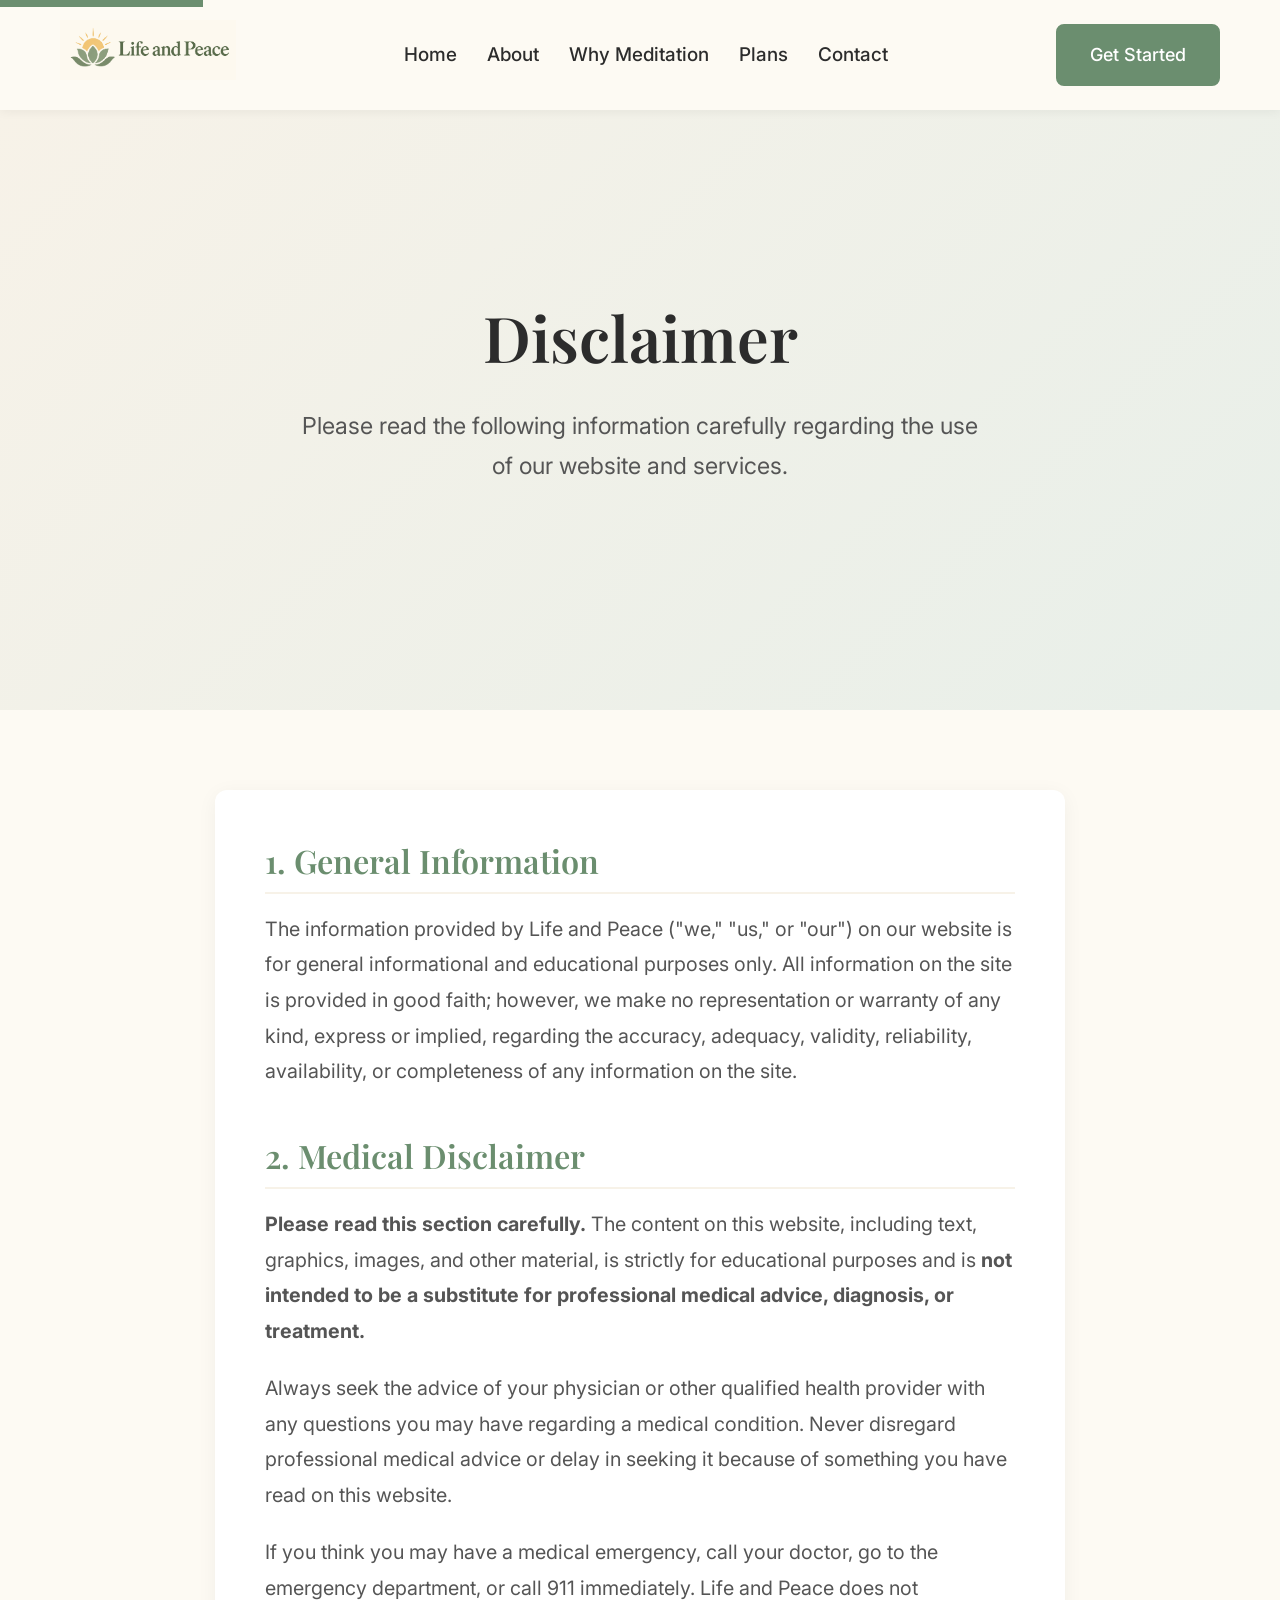
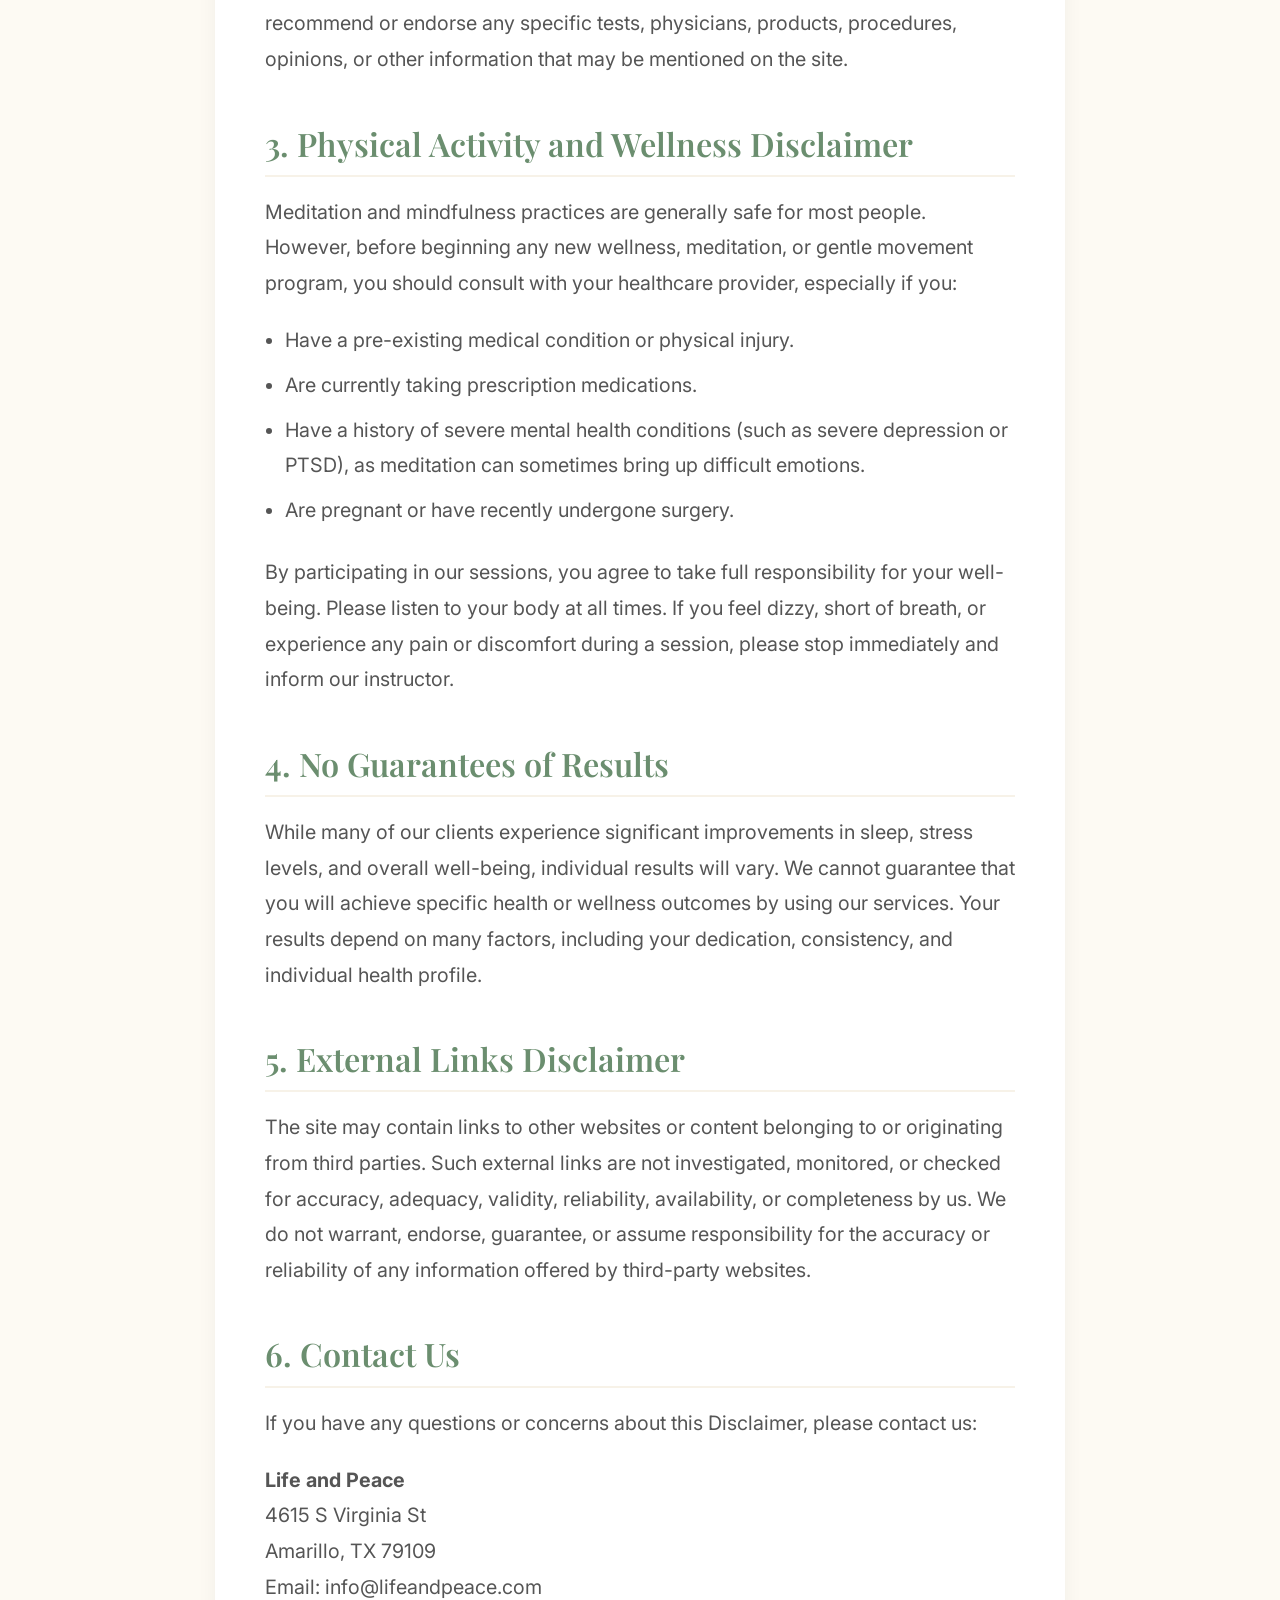
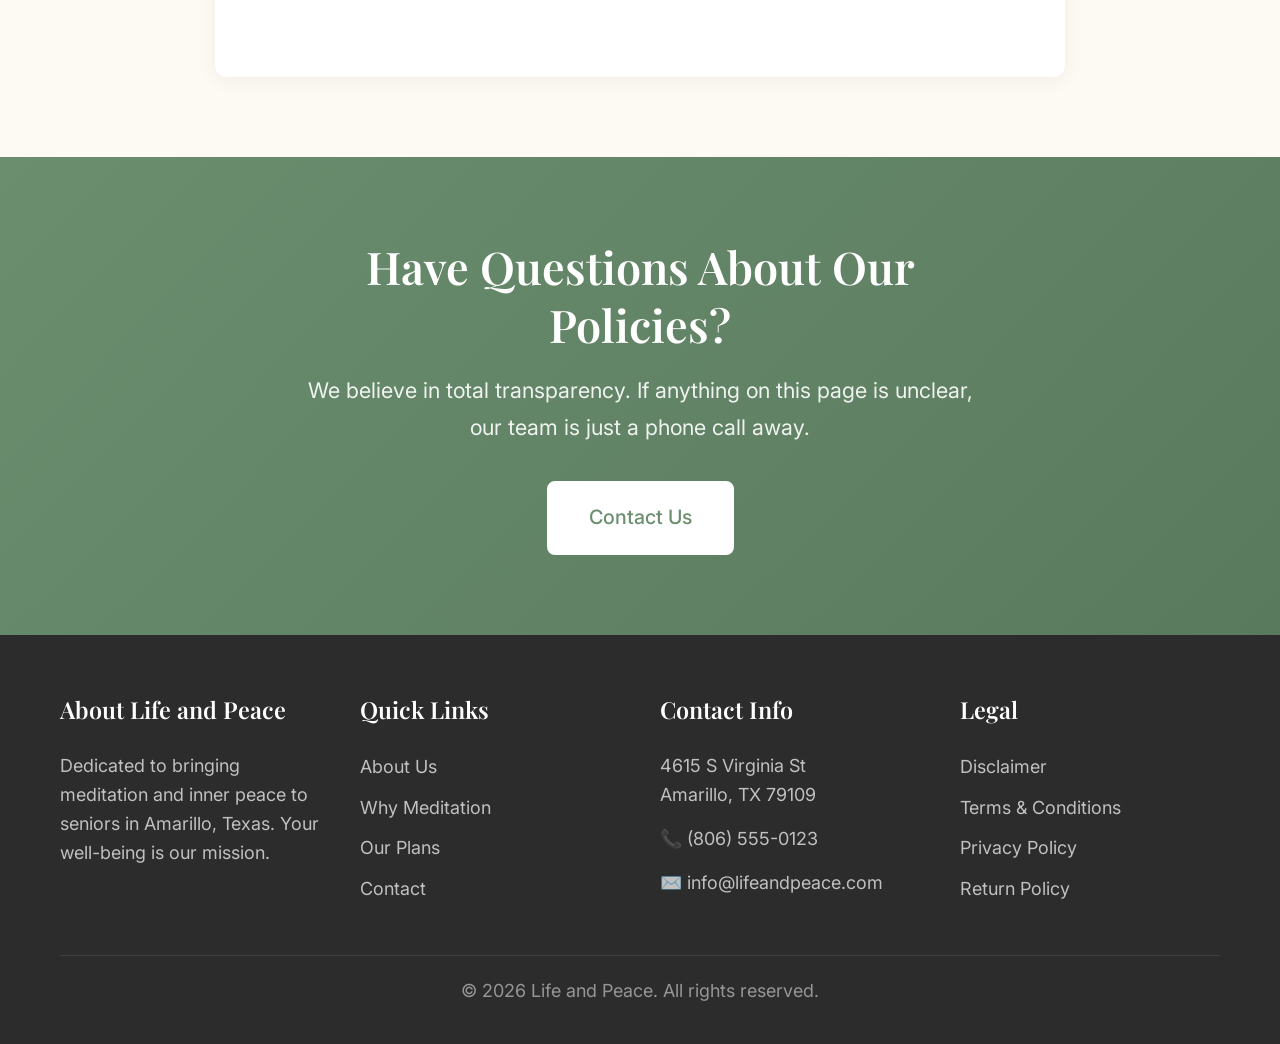
<file: disclaimer.html>
<!DOCTYPE html>
<html lang="en">
<head>
    <!-- Google tag (gtag.js) -->
<script async src="https://www.googletagmanager.com/gtag/js?id=AW-18514689271"></script>
<script>
  window.dataLayer = window.dataLayer || [];
  function gtag(){dataLayer.push(arguments);}
  gtag('js', new Date());

  gtag('config', 'AW-18514689271');
</script>
    <!-- Event snippet for Contact conversion page
In your html page, add the snippet and call gtag_report_conversion when someone clicks on the chosen link or button. -->
<script>
function gtag_report_conversion(url) {
  var callback = function () {
    if (typeof(url) != 'undefined') {
      window.location = url;
    }
  };
  gtag('event', 'conversion', {
      'send_to': 'AW-18514689271/nctMCOSQo7EdEPf5vvxE',
      'value': 1.0,
      'currency': 'USD',
      'event_callback': callback
  });
  return false;
}
</script>
    <meta charset="UTF-8">
    <meta name="viewport" content="width=device-width, initial-scale=1.0">
    <meta name="description" content="Disclaimer for Life and Peace. Information regarding medical advice, physical activity, and website usage.">
    <title>Disclaimer | Life and Peace Meditation</title>
    <link rel="stylesheet" href="css/styles.css">
    <link rel="stylesheet" href="css/responsive.css">
    <link rel="preconnect" href="https://fonts.googleapis.com">
    <link rel="preconnect" href="https://fonts.gstatic.com" crossorigin>
    <link href="https://fonts.googleapis.com/css2?family=Playfair+Display:wght@400;600;700&family=Inter:wght@300;400;500;600&display=swap" rel="stylesheet">
    
    <!-- Specific styles for Legal pages -->
    <style>
        .legal-content {
            max-width: 850px;
            margin: 0 auto;
            background-color: white;
            padding: 50px;
            border-radius: 12px;
            box-shadow: 0 4px 20px rgba(0, 0, 0, 0.05);
        }

        .legal-content h2 {
            font-family: var(--font-heading);
            font-size: 1.8rem;
            color: var(--sage-green);
            margin-top: 2.5rem;
            margin-bottom: 1rem;
            border-bottom: 2px solid var(--warm-cream);
            padding-bottom: 10px;
        }

        .legal-content h2:first-child {
            margin-top: 0;
        }

        .legal-content h3 {
            font-family: var(--font-body);
            font-size: 1.2rem;
            color: var(--deep-charcoal);
            margin-top: 1.5rem;
            margin-bottom: 0.8rem;
            font-weight: 600;
        }

        .legal-content p {
            font-size: 1.1rem;
            line-height: 1.8;
            color: #555;
            margin-bottom: 1.2rem;
        }

        .legal-content ul {
            margin-bottom: 1.5rem;
            padding-left: 20px;
        }

        .legal-content ul li {
            font-size: 1.1rem;
            line-height: 1.8;
            color: #555;
            margin-bottom: 0.5rem;
        }

        .last-updated {
            font-style: italic;
            color: #888;
            font-size: 0.95rem;
            margin-bottom: 2rem;
            display: block;
        }

        /* Mobile Adjustments */
        @media (max-width: 768px) {
            .legal-content {
                padding: 30px 20px;
            }

            .legal-content h2 {
                font-size: 1.5rem;
            }

            .legal-content p, .legal-content ul li {
                font-size: 1.05rem;
            }
        }
    </style>
</head>
<body>
    <!-- Skip to content for accessibility -->
    <a href="#main-content" class="skip-link">Skip to main content</a>

    <!-- Header & Navigation -->
    <header class="header">
        <div class="container">
            <div class="header-content">
                <a href="index.html" class="logo">
                    <img src="images/Life and Peace Logo.png" alt="Life and Peace Logo">
                </a>
                
                <nav class="nav" id="mainNav">
                    <ul class="nav-list">
                        <li><a href="index.html" class="nav-link">Home</a></li>
                        <li><a href="about.html" class="nav-link">About</a></li>
                        <li><a href="why-meditation.html" class="nav-link">Why Meditation</a></li>
                        <li><a href="plans.html" class="nav-link">Plans</a></li>
                        <li><a href="contact.html" class="nav-link">Contact</a></li>
                    </ul>
                </nav>

                <div class="header-actions">
                    <a href="plans.html" class="btn btn-primary">Get Started</a>
                    <button class="mobile-menu-toggle" id="mobileMenuToggle" aria-label="Toggle navigation menu">
                        <span class="hamburger"></span>
                    </button>
                </div>
            </div>
        </div>
    </header>

    <!-- Main Content -->
    <main id="main-content">
        <!-- Hero Section (Clean, No Image) -->
        <section class="hero">
            <div class="container">
                <div class="hero-content">
                    <h1 class="hero-title">Disclaimer</h1>
                    <p class="hero-subtitle">Please read the following information carefully regarding the use of our website and services.</p>
                </div>
            </div>
        </section>

        <!-- Legal Content Section -->
        <section class="section-padding" style="background-color: var(--soft-white);">
            <div class="container">
                <div class="legal-content">

                    <h2>1. General Information</h2>
                    <p>The information provided by Life and Peace ("we," "us," or "our") on our website is for general informational and educational purposes only. All information on the site is provided in good faith; however, we make no representation or warranty of any kind, express or implied, regarding the accuracy, adequacy, validity, reliability, availability, or completeness of any information on the site.</p>

                    <h2>2. Medical Disclaimer</h2>
                    <p><strong>Please read this section carefully.</strong> The content on this website, including text, graphics, images, and other material, is strictly for educational purposes and is <strong>not intended to be a substitute for professional medical advice, diagnosis, or treatment.</strong></p>
                    <p>Always seek the advice of your physician or other qualified health provider with any questions you may have regarding a medical condition. Never disregard professional medical advice or delay in seeking it because of something you have read on this website.</p>
                    <p>If you think you may have a medical emergency, call your doctor, go to the emergency department, or call 911 immediately. Life and Peace does not recommend or endorse any specific tests, physicians, products, procedures, opinions, or other information that may be mentioned on the site.</p>

                    <h2>3. Physical Activity and Wellness Disclaimer</h2>
                    <p>Meditation and mindfulness practices are generally safe for most people. However, before beginning any new wellness, meditation, or gentle movement program, you should consult with your healthcare provider, especially if you:</p>
                    <ul>
                        <li>Have a pre-existing medical condition or physical injury.</li>
                        <li>Are currently taking prescription medications.</li>
                        <li>Have a history of severe mental health conditions (such as severe depression or PTSD), as meditation can sometimes bring up difficult emotions.</li>
                        <li>Are pregnant or have recently undergone surgery.</li>
                    </ul>
                    <p>By participating in our sessions, you agree to take full responsibility for your well-being. Please listen to your body at all times. If you feel dizzy, short of breath, or experience any pain or discomfort during a session, please stop immediately and inform our instructor.</p>

                    <h2>4. No Guarantees of Results</h2>
                    <p>While many of our clients experience significant improvements in sleep, stress levels, and overall well-being, individual results will vary. We cannot guarantee that you will achieve specific health or wellness outcomes by using our services. Your results depend on many factors, including your dedication, consistency, and individual health profile.</p>

                    <h2>5. External Links Disclaimer</h2>
                    <p>The site may contain links to other websites or content belonging to or originating from third parties. Such external links are not investigated, monitored, or checked for accuracy, adequacy, validity, reliability, availability, or completeness by us. We do not warrant, endorse, guarantee, or assume responsibility for the accuracy or reliability of any information offered by third-party websites.</p>

                    <h2>6. Contact Us</h2>
                    <p>If you have any questions or concerns about this Disclaimer, please contact us:</p>
                    <p>
                        <strong>Life and Peace</strong><br>
                        4615 S Virginia St<br>
                        Amarillo, TX 79109<br>
                        Email: info@lifeandpeace.com<br>
                    </p>
                </div>
            </div>
        </section>

        <!-- CTA Banner -->
        <section class="cta-banner">
            <div class="container">
                <div class="cta-content">
                    <h2 class="cta-title">Have Questions About Our Policies?</h2>
                    <p class="cta-text">We believe in total transparency. If anything on this page is unclear, our team is just a phone call away.</p>
                    <a href="contact.html" class="btn btn-primary btn-large">Contact Us</a>
                </div>
            </div>
        </section>
    </main>

    <!-- Footer -->
    <footer class="footer">
        <div class="container">
            <div class="footer-grid">
                <div class="footer-column">
                    <h3 class="footer-title">About Life and Peace</h3>
                    <p class="footer-text">Dedicated to bringing meditation and inner peace to seniors in Amarillo, Texas. Your well-being is our mission.</p>
                </div>
                <div class="footer-column">
                    <h3 class="footer-title">Quick Links</h3>
                    <ul class="footer-links">
                        <li><a href="about.html">About Us</a></li>
                        <li><a href="why-meditation.html">Why Meditation</a></li>
                        <li><a href="plans.html">Our Plans</a></li>
                        <li><a href="contact.html">Contact</a></li>
                    </ul>
                </div>
                <div class="footer-column">
                    <h3 class="footer-title">Contact Info</h3>
                    <ul class="footer-contact">
                        <li> 4615 S Virginia St<br>Amarillo, TX 79109</li>
                        <li>📞 (806) 555-0123</li>
                        <li>✉️ info@lifeandpeace.com</li>
                    </ul>
                </div>
                <div class="footer-column">
                    <h3 class="footer-title">Legal</h3>
                    <ul class="footer-links">
                        <li><a href="disclaimer.html">Disclaimer</a></li>
                        <li><a href="terms.html">Terms & Conditions</a></li>
                        <li><a href="privacy.html">Privacy Policy</a></li>
                        <li><a href="return-policy.html">Return Policy</a></li>
                    </ul>
                </div>
            </div>
            <div class="footer-bottom">
                <p>&copy; 2026 Life and Peace. All rights reserved.</p>
            </div>
        </div>
    </footer>

    <!-- Back to Top Button -->
    <button class="back-to-top" id="backToTop" aria-label="Back to top">↑</button>

    <script src="js/script.js"></script>
</body>
</html>
</file>
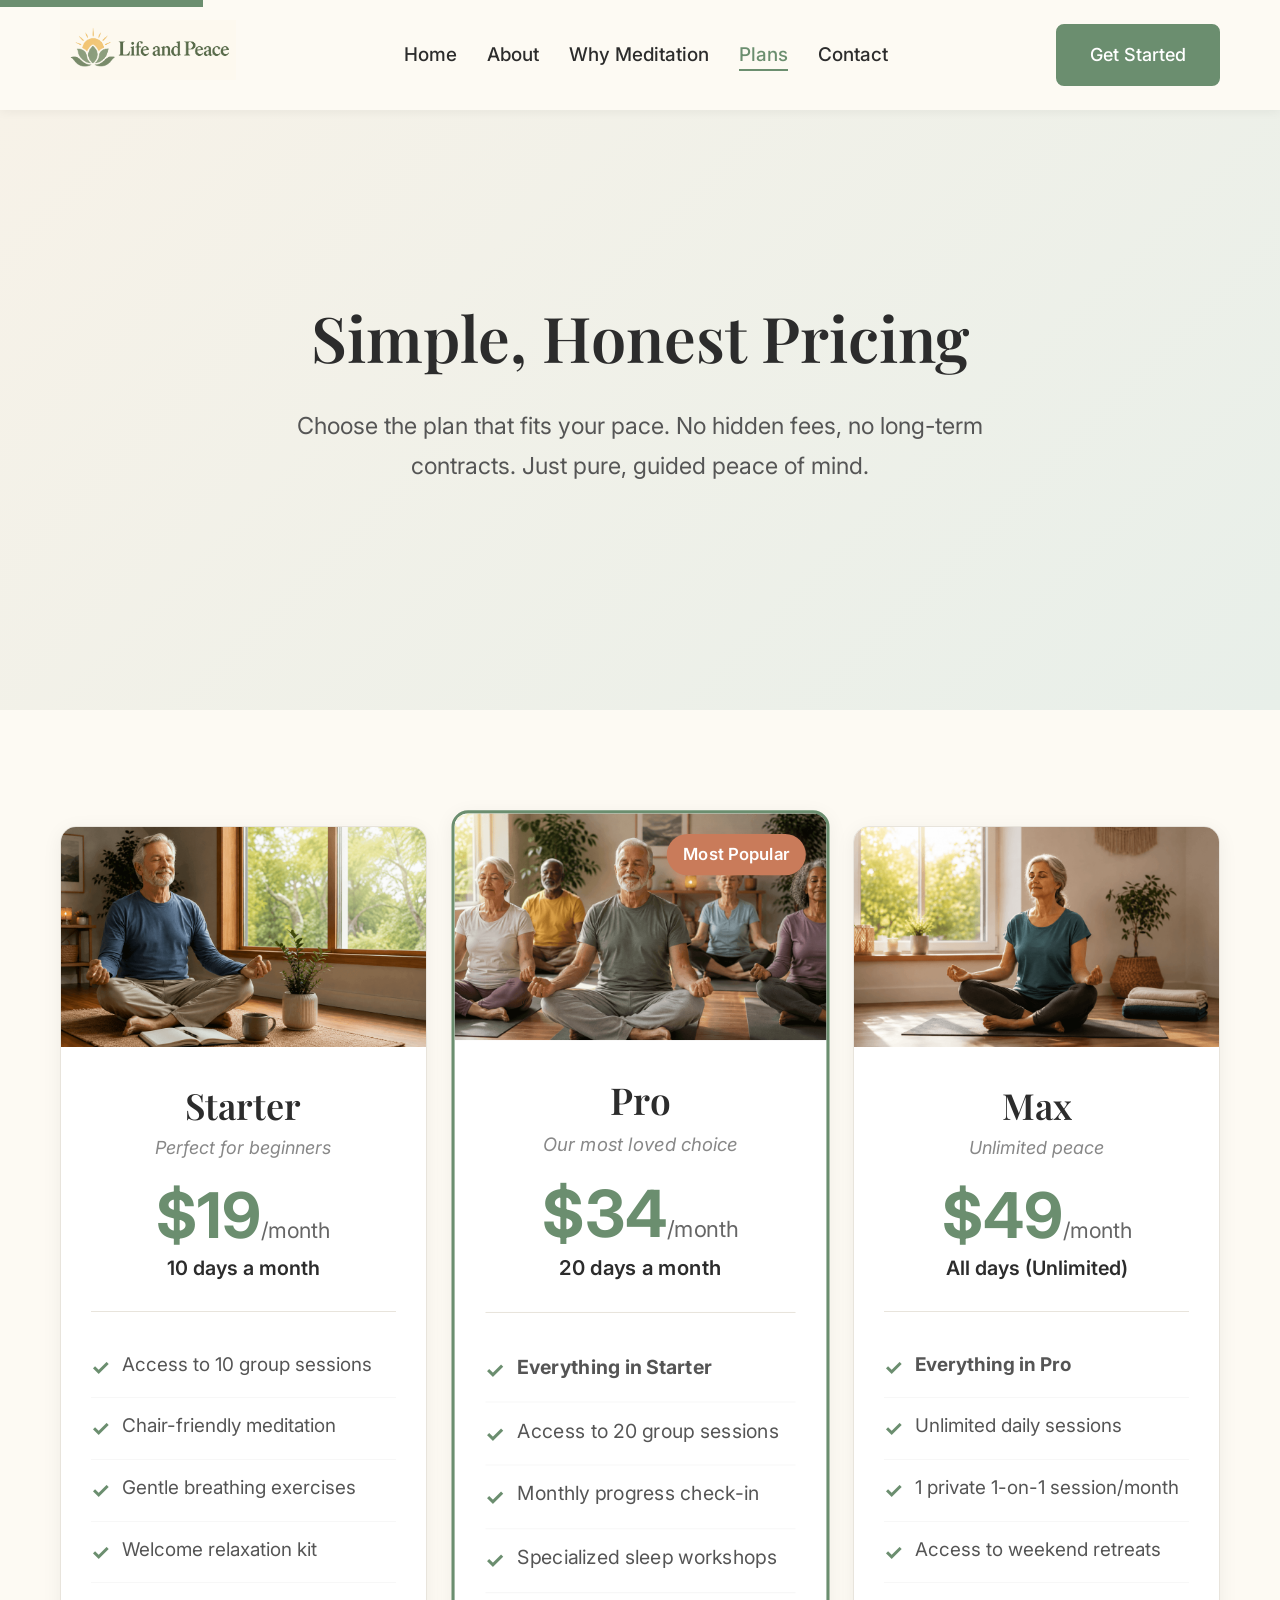
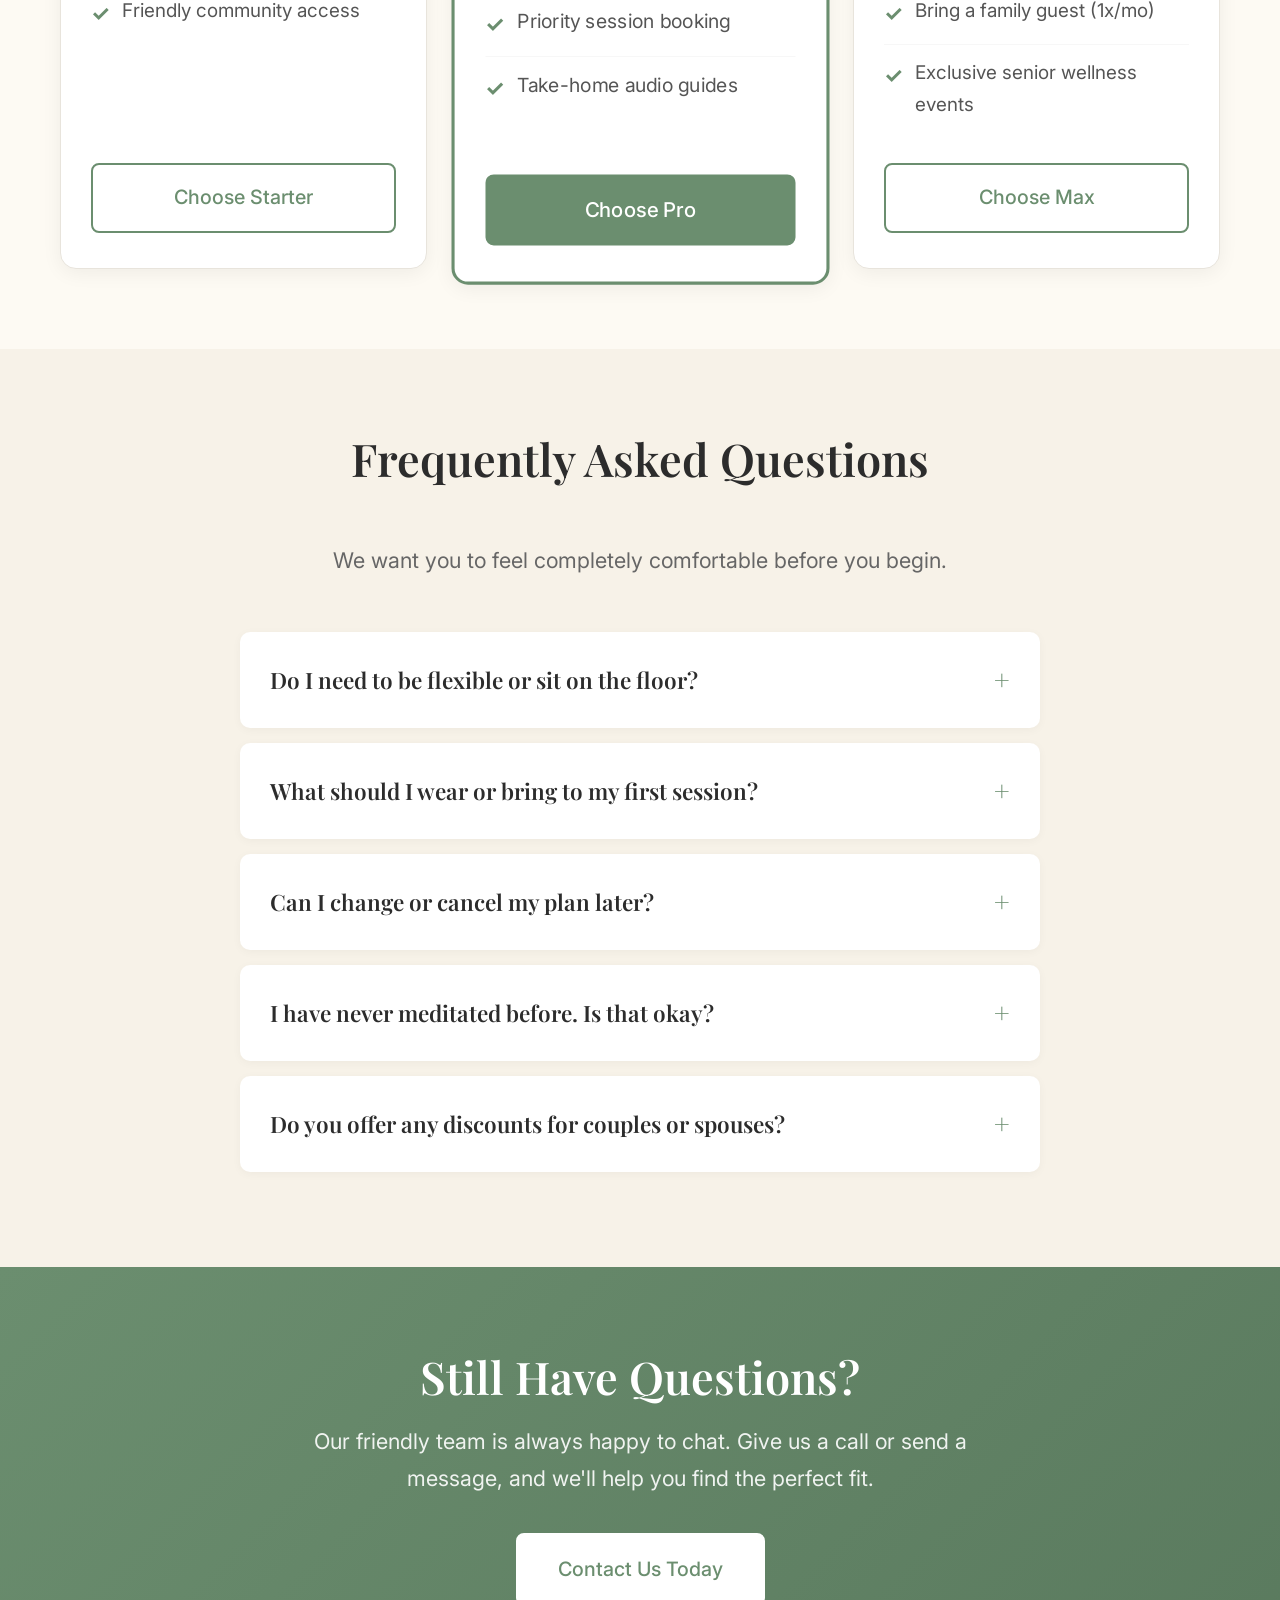
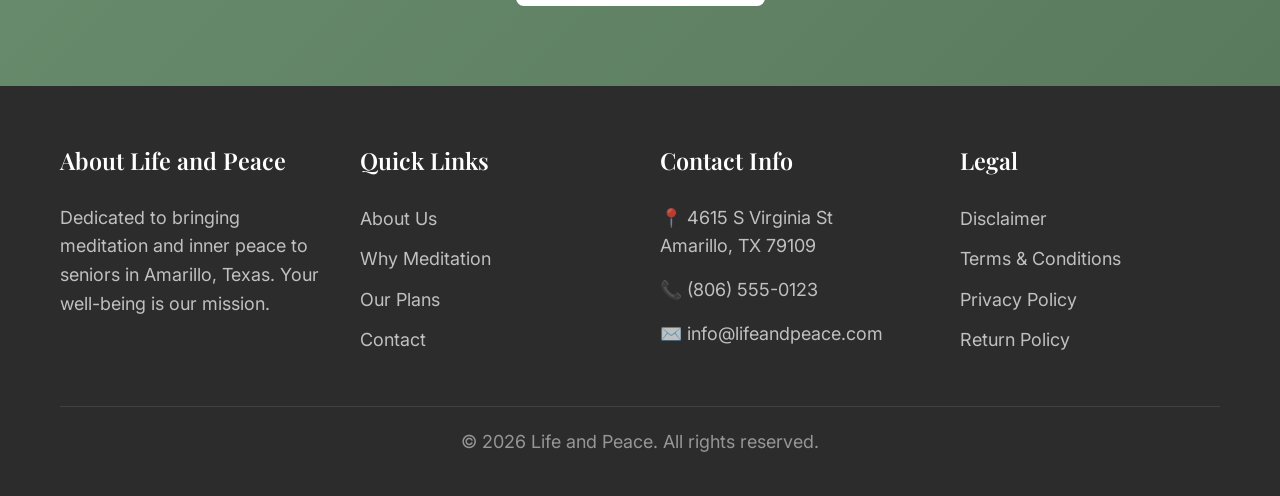
<file: plans.html>
<!DOCTYPE html>
<html lang="en">
<head>
    <!-- Google tag (gtag.js) -->
<script async src="https://www.googletagmanager.com/gtag/js?id=AW-18514689271"></script>
<script>
  window.dataLayer = window.dataLayer || [];
  function gtag(){dataLayer.push(arguments);}
  gtag('js', new Date());

  gtag('config', 'AW-18514689271');
</script>
    <!-- Event snippet for Contact conversion page
In your html page, add the snippet and call gtag_report_conversion when someone clicks on the chosen link or button. -->
<script>
function gtag_report_conversion(url) {
  var callback = function () {
    if (typeof(url) != 'undefined') {
      window.location = url;
    }
  };
  gtag('event', 'conversion', {
      'send_to': 'AW-18514689271/nctMCOSQo7EdEPf5vvxE',
      'value': 1.0,
      'currency': 'USD',
      'event_callback': callback
  });
  return false;
}
</script>
    <meta charset="UTF-8">
    <meta name="viewport" content="width=device-width, initial-scale=1.0">
    <meta name="description" content="Choose the perfect meditation plan for you. Simple, honest pricing for seniors at Life and Peace in Amarillo, TX.">
    <title>Our Plans & Pricing | Life and Peace Meditation</title>
    <link rel="stylesheet" href="css/styles.css">
    <link rel="stylesheet" href="css/responsive.css">
    <link rel="preconnect" href="https://fonts.googleapis.com">
    <link rel="preconnect" href="https://fonts.gstatic.com" crossorigin>
    <link href="https://fonts.googleapis.com/css2?family=Playfair+Display:wght@400;600;700&family=Inter:wght@300;400;500;600&display=swap" rel="stylesheet">
    
    <!-- Specific styles for Plans page layouts -->
    <style>
        /* Pricing Grid */
        .pricing-grid {
            display: grid;
            grid-template-columns: repeat(auto-fit, minmax(320px, 1fr));
            gap: 30px;
            margin-top: 2rem;
            align-items: stretch;
        }

        .pricing-card {
            background-color: white;
            border-radius: 16px;
            overflow: hidden;
            box-shadow: 0 4px 20px rgba(0, 0, 0, 0.06);
            display: flex;
            flex-direction: column;
            position: relative;
            transition: transform 0.3s ease, box-shadow 0.3s ease;
            border: 1px solid var(--light-gray);
        }

        .pricing-card:hover {
            transform: translateY(-5px);
            box-shadow: 0 10px 30px rgba(0, 0, 0, 0.1);
        }

        /* Highlight the Pro Plan */
        .pricing-card.featured {
            border: 3px solid var(--sage-green);
            transform: scale(1.03);
        }

        .pricing-card.featured:hover {
            transform: scale(1.03) translateY(-5px);
        }

        .popular-badge {
            position: absolute;
            top: 20px;
            right: 20px;
            background-color: var(--soft-terracotta);
            color: white;
            padding: 6px 16px;
            border-radius: 20px;
            font-size: 0.9rem;
            font-weight: 600;
            z-index: 10;
            box-shadow: 0 2px 10px rgba(201, 123, 90, 0.3);
        }

        .plan-image {
            width: 100%;
            height: 220px;
            object-fit: cover;
            display: block;
        }

        .plan-details {
            padding: 35px 30px;
            display: flex;
            flex-direction: column;
            flex-grow: 1;
            text-align: center;
        }

        .plan-name {
            font-family: var(--font-heading);
            font-size: 2rem;
            color: var(--deep-charcoal);
            margin-bottom: 5px;
        }

        .plan-tagline {
            color: #888;
            font-size: 1rem;
            margin-bottom: 20px;
            font-style: italic;
        }

        .plan-price {
            font-size: 3.5rem;
            font-weight: 700;
            color: var(--sage-green);
            line-height: 1;
            margin-bottom: 5px;
        }

        .plan-price span {
            font-size: 1.2rem;
            color: #666;
            font-weight: 400;
        }

        .plan-frequency {
            font-size: 1.1rem;
            color: var(--deep-charcoal);
            font-weight: 600;
            margin-bottom: 25px;
            padding-bottom: 25px;
            border-bottom: 1px solid var(--light-gray);
        }

        .plan-features {
            list-style: none;
            text-align: left;
            margin-bottom: 30px;
            flex-grow: 1;
        }

        .plan-features li {
            padding: 12px 0;
            color: #555;
            font-size: 1.05rem;
            display: flex;
            align-items: flex-start;
            gap: 12px;
            border-bottom: 1px solid rgba(0,0,0,0.03);
        }

        .plan-features li:last-child {
            border-bottom: none;
        }

        .check-icon {
            color: var(--sage-green);
            font-weight: bold;
            font-size: 1.2rem;
            flex-shrink: 0;
        }

        .plan-btn {
            width: 100%;
            padding: 16px;
            font-size: 1.1rem;
            margin-top: auto;
        }

        /* FAQ Section */
        .faq-container {
            max-width: 800px;
            margin: 0 auto;
        }

        .faq-item {
            background-color: white;
            border-radius: 10px;
            margin-bottom: 15px;
            box-shadow: 0 2px 10px rgba(0,0,0,0.04);
            overflow: hidden;
        }

        .faq-item summary {
            padding: 25px 30px;
            font-family: var(--font-heading);
            font-size: 1.25rem;
            color: var(--deep-charcoal);
            cursor: pointer;
            list-style: none; /* Hides default triangle */
            display: flex;
            justify-content: space-between;
            align-items: center;
            font-weight: 600;
        }

        .faq-item summary::-webkit-details-marker {
            display: none; /* Hides default triangle in Safari/Chrome */
        }

        .faq-item summary::after {
            content: '+';
            font-size: 1.5rem;
            color: var(--sage-green);
            transition: transform 0.3s ease;
        }

        .faq-item[open] summary::after {
            content: '−';
        }

        .faq-item[open] summary {
            border-bottom: 1px solid var(--light-gray);
        }

        .faq-answer {
            padding: 25px 30px;
            color: #666;
            line-height: 1.8;
            font-size: 1.05rem;
        }

        /* Mobile Adjustments */
        @media (max-width: 768px) {
            .pricing-grid {
                grid-template-columns: 1fr;
                max-width: 450px;
                margin-left: auto;
                margin-right: auto;
            }

            .pricing-card.featured {
                transform: scale(1);
            }

            .pricing-card.featured:hover {
                transform: translateY(-5px);
            }

            .plan-details {
                padding: 30px 25px;
            }

            .faq-item summary, .faq-answer {
                padding: 20px;
            }
        }
    </style>
</head>
<body>
    <!-- Skip to content for accessibility -->
    <a href="#main-content" class="skip-link">Skip to main content</a>

    <!-- Header & Navigation -->
    <header class="header">
        <div class="container">
            <div class="header-content">
                <a href="index.html" class="logo">
                    <img src="images/Life and Peace Logo.png" alt="Life and Peace Logo">
                </a>
                
                <nav class="nav" id="mainNav">
                    <ul class="nav-list">
                        <li><a href="index.html" class="nav-link">Home</a></li>
                        <li><a href="about.html" class="nav-link">About</a></li>
                        <li><a href="why-meditation.html" class="nav-link">Why Meditation</a></li>
                        <li><a href="plans.html" class="nav-link active">Plans</a></li>
                        <li><a href="contact.html" class="nav-link">Contact</a></li>
                    </ul>
                </nav>

                <div class="header-actions">
                    <a href="plans.html" class="btn btn-primary">Get Started</a>
                    <button class="mobile-menu-toggle" id="mobileMenuToggle" aria-label="Toggle navigation menu">
                        <span class="hamburger"></span>
                    </button>
                </div>
            </div>
        </div>
    </header>

    <!-- Main Content -->
    <main id="main-content">
        <!-- Hero Section (Clean, No Image) -->
        <section class="hero">
            <div class="container">
                <div class="hero-content">
                    <h1 class="hero-title">Simple, Honest Pricing</h1>
                    <p class="hero-subtitle">Choose the plan that fits your pace. No hidden fees, no long-term contracts. Just pure, guided peace of mind.</p>
                </div>
            </div>
        </section>

        <!-- Pricing Cards Section -->
        <section class="section-padding" style="background-color: var(--soft-white);">
            <div class="container">
                <div class="pricing-grid">
                    
                    <!-- Starter Plan -->
                    <div class="pricing-card">
                        <img src="images/Life and Peace 1.png" alt="Peaceful beginner meditation" class="plan-image">
                        <div class="plan-details">
                            <h3 class="plan-name">Starter</h3>
                            <p class="plan-tagline">Perfect for beginners</p>
                            <div class="plan-price">$19<span>/month</span></div>
                            <p class="plan-frequency">10 days a month</p>
                            
                            <ul class="plan-features">
                                <li><span class="check-icon">✓</span> Access to 10 group sessions</li>
                                <li><span class="check-icon">✓</span> Chair-friendly meditation</li>
                                <li><span class="check-icon">✓</span> Gentle breathing exercises</li>
                                <li><span class="check-icon">✓</span> Welcome relaxation kit</li>
                                <li><span class="check-icon">✓</span> Friendly community access</li>
                            </ul>
                            
                            <a href="contact.html" class="btn btn-outline plan-btn">Choose Starter</a>
                        </div>
                    </div>

                    <!-- Pro Plan (Featured) -->
                    <div class="pricing-card featured">
                        <div class="popular-badge">Most Popular</div>
                        <img src="images/Life and Peace 2.png" alt="Group meditation session" class="plan-image">
                        <div class="plan-details">
                            <h3 class="plan-name">Pro</h3>
                            <p class="plan-tagline">Our most loved choice</p>
                            <div class="plan-price">$34<span>/month</span></div>
                            <p class="plan-frequency">20 days a month</p>
                            
                            <ul class="plan-features">
                                <li><span class="check-icon">✓</span> <strong>Everything in Starter</strong></li>
                                <li><span class="check-icon">✓</span> Access to 20 group sessions</li>
                                <li><span class="check-icon">✓</span> Monthly progress check-in</li>
                                <li><span class="check-icon">✓</span> Specialized sleep workshops</li>
                                <li><span class="check-icon">✓</span> Priority session booking</li>
                                <li><span class="check-icon">✓</span> Take-home audio guides</li>
                            </ul>
                            
                            <a href="contact.html" class="btn btn-primary plan-btn">Choose Pro</a>
                        </div>
                    </div>

                    <!-- Max Plan -->
                    <div class="pricing-card">
                        <img src="images/Life and Peace 3.png" alt="Deep relaxation and peace" class="plan-image">
                        <div class="plan-details">
                            <h3 class="plan-name">Max</h3>
                            <p class="plan-tagline">Unlimited peace</p>
                            <div class="plan-price">$49<span>/month</span></div>
                            <p class="plan-frequency">All days (Unlimited)</p>
                            
                            <ul class="plan-features">
                                <li><span class="check-icon">✓</span> <strong>Everything in Pro</strong></li>
                                <li><span class="check-icon">✓</span> Unlimited daily sessions</li>
                                <li><span class="check-icon">✓</span> 1 private 1-on-1 session/month</li>
                                <li><span class="check-icon">✓</span> Access to weekend retreats</li>
                                <li><span class="check-icon">✓</span> Bring a family guest (1x/mo)</li>
                                <li><span class="check-icon">✓</span> Exclusive senior wellness events</li>
                            </ul>
                            
                            <a href="contact.html" class="btn btn-outline plan-btn">Choose Max</a>
                        </div>
                    </div>

                </div>
            </div>
        </section>

        <!-- FAQ Section -->
        <section class="section-padding" style="background-color: var(--warm-cream);">
            <div class="container">
                <h2 class="section-title text-center">Frequently Asked Questions</h2>
                <p class="section-subtitle text-center">We want you to feel completely comfortable before you begin.</p>
                
                <div class="faq-container">
                    <details class="faq-item">
                        <summary>Do I need to be flexible or sit on the floor?</summary>
                        <div class="faq-answer">
                            Not at all! Our sessions are specifically designed for seniors. We use comfortable, sturdy chairs, and all movements are gentle and adaptable to your body's needs. No flexibility is required.
                        </div>
                    </details>

                    <details class="faq-item">
                        <summary>What should I wear or bring to my first session?</summary>
                        <div class="faq-answer">
                            Just wear whatever makes you feel comfortable and relaxed. We provide all the materials, water, and a warm environment. Just bring yourself and an open mind!
                        </div>
                    </details>

                    <details class="faq-item">
                        <summary>Can I change or cancel my plan later?</summary>
                        <div class="faq-answer">
                            Absolutely. There are no long-term contracts. You can upgrade, downgrade, or cancel your plan at any time by simply speaking with our front desk staff or giving us a call.
                        </div>
                    </details>

                    <details class="faq-item">
                        <summary>I have never meditated before. Is that okay?</summary>
                        <div class="faq-answer">
                            It is more than okay—it is wonderful! Our Starter plan is built exactly for beginners. Our instructors will guide you through every single breath, ensuring you never feel lost or overwhelmed.
                        </div>
                    </details>

                    <details class="faq-item">
                        <summary>Do you offer any discounts for couples or spouses?</summary>
                        <div class="faq-answer">
                            Yes! If you and a spouse or partner sign up together, we offer a 15% "Companion Discount" on your monthly plans. Just let us know when you contact us to sign up.
                        </div>
                    </details>
                </div>
            </div>
        </section>

        <!-- CTA Banner -->
        <section class="cta-banner">
            <div class="container">
                <div class="cta-content">
                    <h2 class="cta-title">Still Have Questions?</h2>
                    <p class="cta-text">Our friendly team is always happy to chat. Give us a call or send a message, and we'll help you find the perfect fit.</p>
                    <a href="contact.html" class="btn btn-primary btn-large">Contact Us Today</a>
                </div>
            </div>
        </section>
    </main>

    <!-- Footer -->
    <footer class="footer">
        <div class="container">
            <div class="footer-grid">
                <div class="footer-column">
                    <h3 class="footer-title">About Life and Peace</h3>
                    <p class="footer-text">Dedicated to bringing meditation and inner peace to seniors in Amarillo, Texas. Your well-being is our mission.</p>
                </div>
                <div class="footer-column">
                    <h3 class="footer-title">Quick Links</h3>
                    <ul class="footer-links">
                        <li><a href="about.html">About Us</a></li>
                        <li><a href="why-meditation.html">Why Meditation</a></li>
                        <li><a href="plans.html">Our Plans</a></li>
                        <li><a href="contact.html">Contact</a></li>
                    </ul>
                </div>
                <div class="footer-column">
                    <h3 class="footer-title">Contact Info</h3>
                    <ul class="footer-contact">
                        <li>📍 4615 S Virginia St<br>Amarillo, TX 79109</li>
                        <li>📞 (806) 555-0123</li>
                        <li>✉️ info@lifeandpeace.com</li>
                    </ul>
                </div>
                <div class="footer-column">
                    <h3 class="footer-title">Legal</h3>
                    <ul class="footer-links">
                        <li><a href="disclaimer.html">Disclaimer</a></li>
                        <li><a href="terms.html">Terms & Conditions</a></li>
                        <li><a href="privacy.html">Privacy Policy</a></li>
                        <li><a href="return-policy.html">Return Policy</a></li>
                    </ul>
                </div>
            </div>
            <div class="footer-bottom">
                <p>&copy; 2026 Life and Peace. All rights reserved.</p>
            </div>
        </div>
    </footer>

    <!-- Back to Top Button -->
    <button class="back-to-top" id="backToTop" aria-label="Back to top">↑</button>

    <script src="js/script.js"></script>
</body>
</html>
</file>
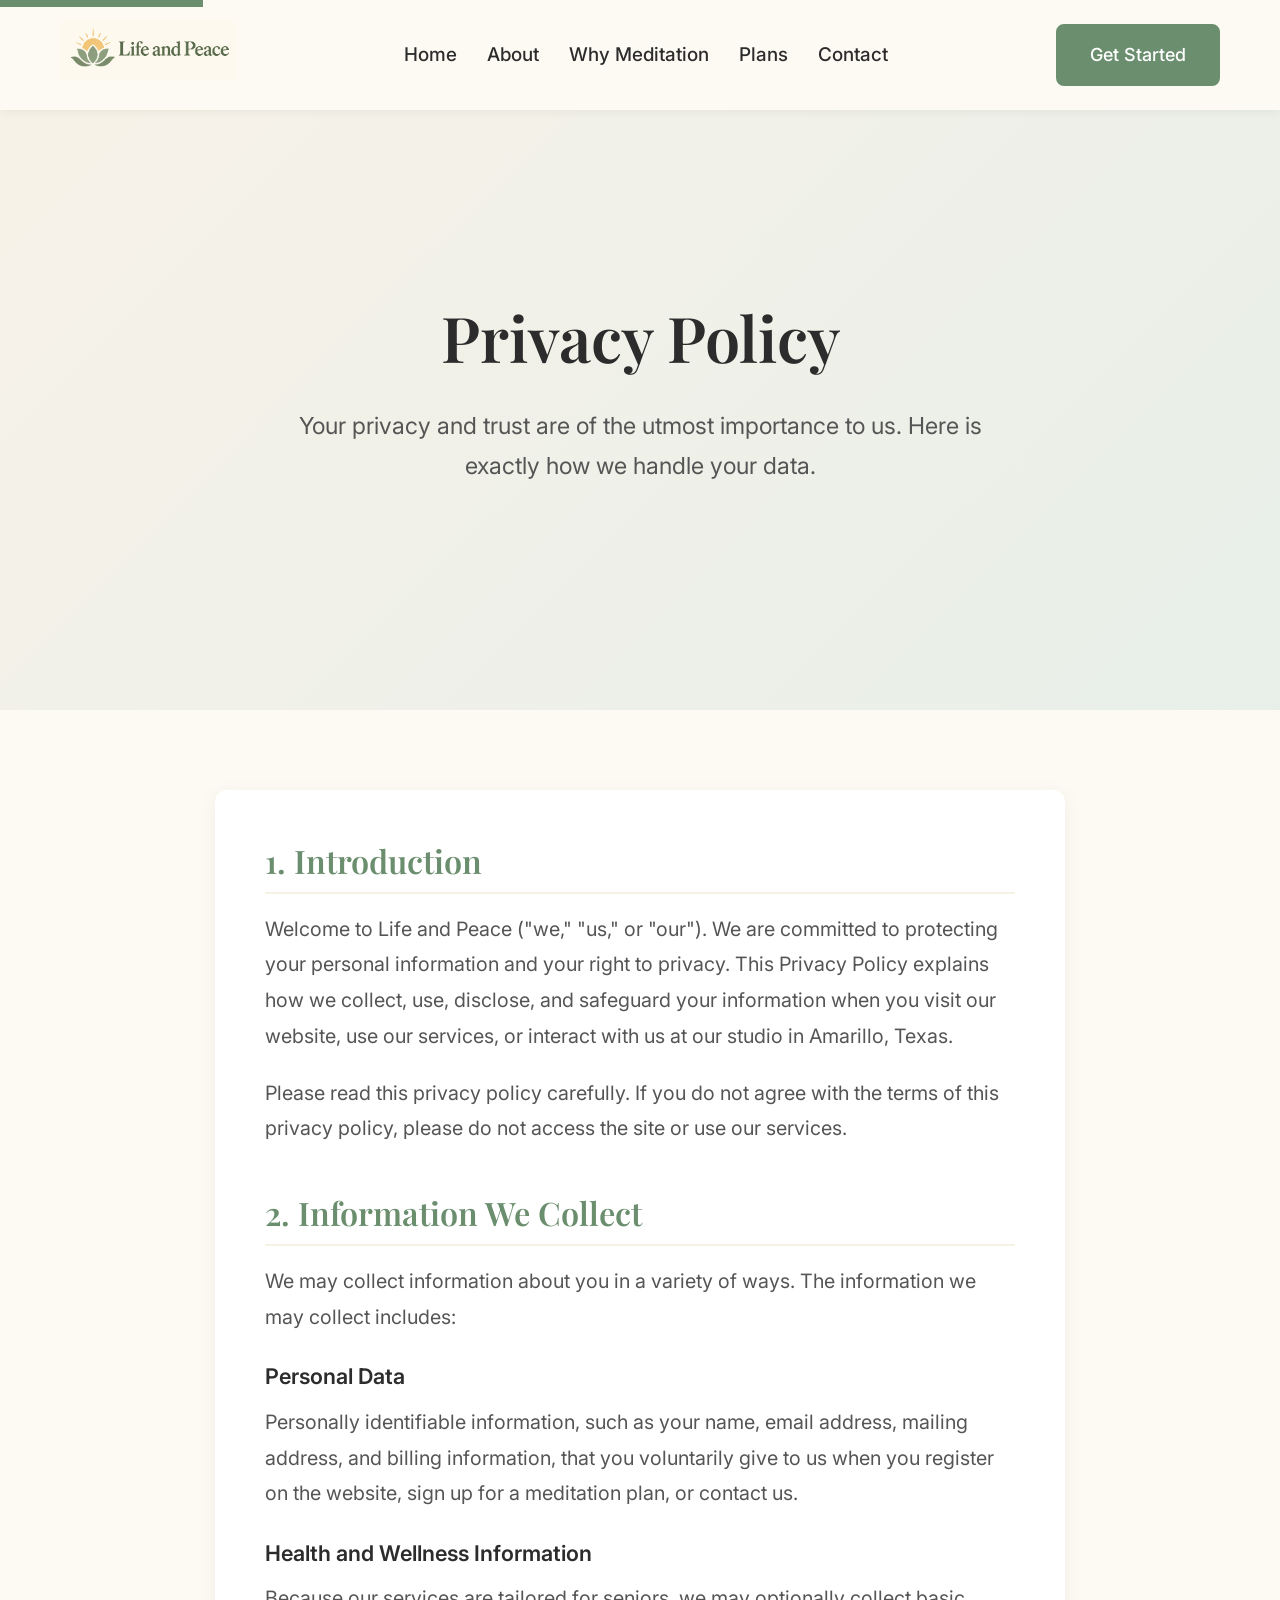
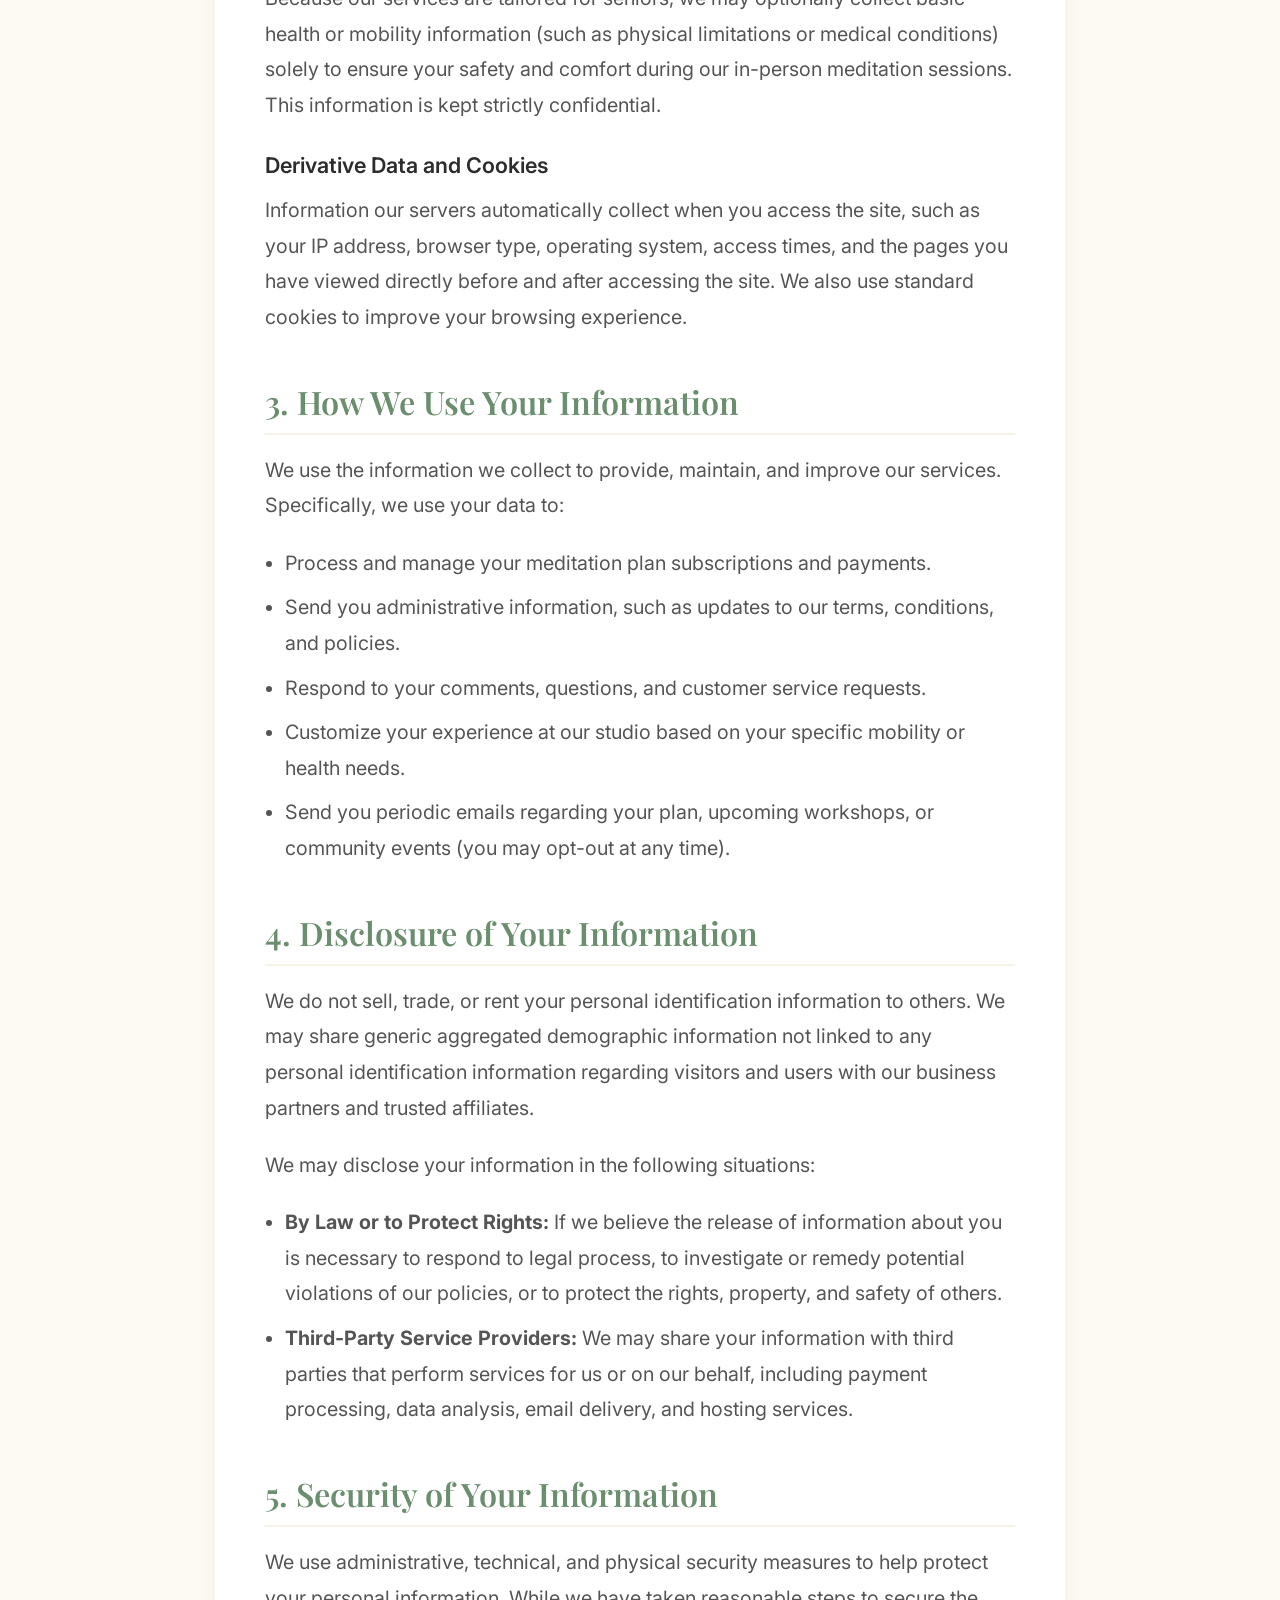
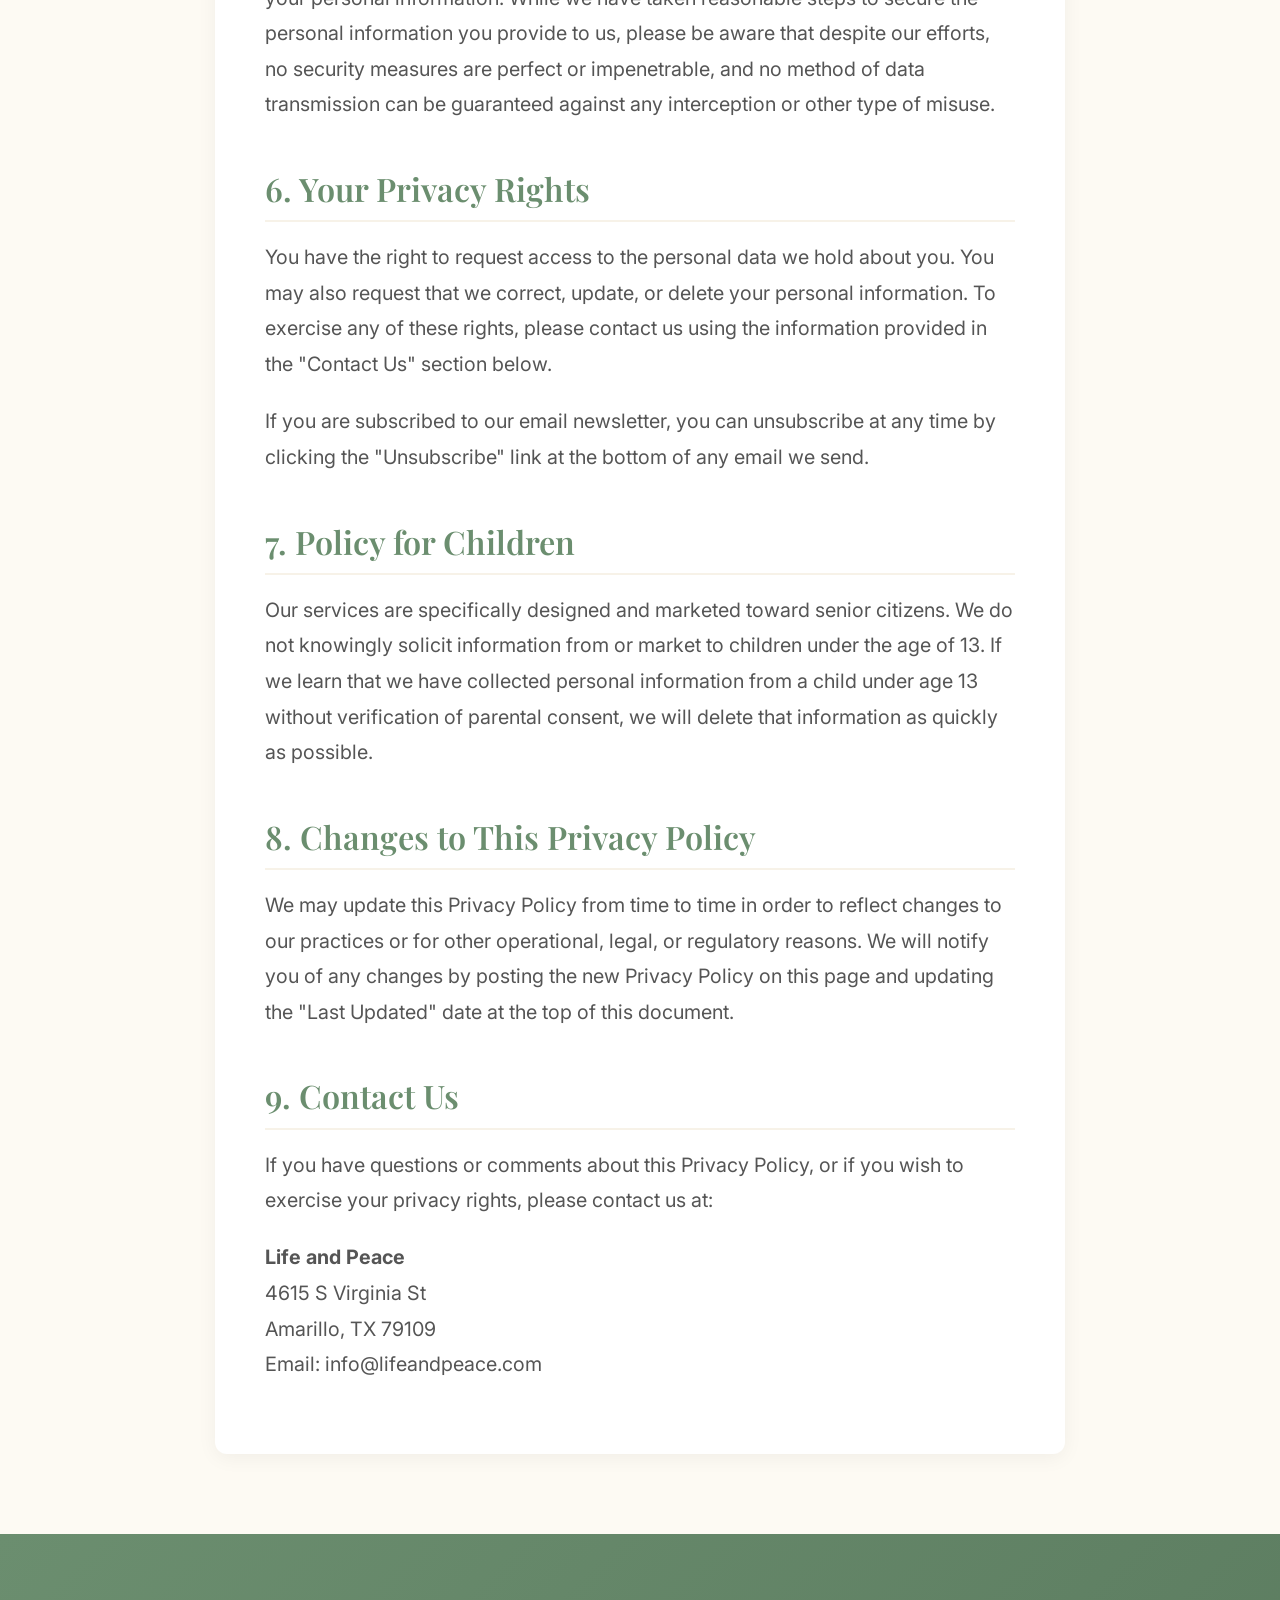
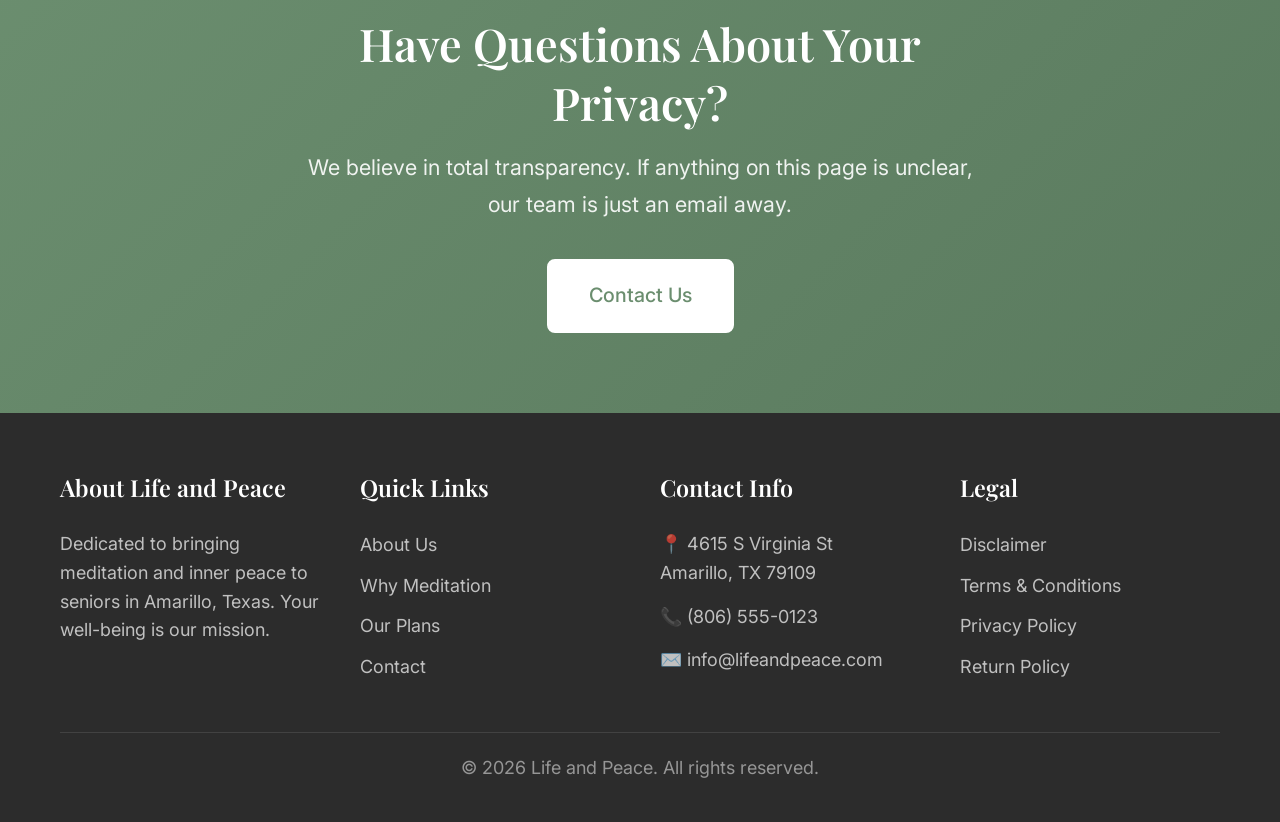
<file: privacy.html>
<!DOCTYPE html>
<html lang="en">
<head>
    <!-- Google tag (gtag.js) -->
<script async src="https://www.googletagmanager.com/gtag/js?id=AW-18514689271"></script>
<script>
  window.dataLayer = window.dataLayer || [];
  function gtag(){dataLayer.push(arguments);}
  gtag('js', new Date());

  gtag('config', 'AW-18514689271');
</script>
    <!-- Event snippet for Contact conversion page
In your html page, add the snippet and call gtag_report_conversion when someone clicks on the chosen link or button. -->
<script>
function gtag_report_conversion(url) {
  var callback = function () {
    if (typeof(url) != 'undefined') {
      window.location = url;
    }
  };
  gtag('event', 'conversion', {
      'send_to': 'AW-18514689271/nctMCOSQo7EdEPf5vvxE',
      'value': 1.0,
      'currency': 'USD',
      'event_callback': callback
  });
  return false;
}
</script>
    <meta charset="UTF-8">
    <meta name="viewport" content="width=device-width, initial-scale=1.0">
    <meta name="description" content="Privacy Policy for Life and Peace. Learn how we collect, use, and protect your personal information.">
    <title>Privacy Policy | Life and Peace Meditation</title>
    <link rel="stylesheet" href="css/styles.css">
    <link rel="stylesheet" href="css/responsive.css">
    <link rel="preconnect" href="https://fonts.googleapis.com">
    <link rel="preconnect" href="https://fonts.gstatic.com" crossorigin>
    <link href="https://fonts.googleapis.com/css2?family=Playfair+Display:wght@400;600;700&family=Inter:wght@300;400;500;600&display=swap" rel="stylesheet">
    
    <!-- Specific styles for Legal pages -->
    <style>
        .legal-content {
            max-width: 850px;
            margin: 0 auto;
            background-color: white;
            padding: 50px;
            border-radius: 12px;
            box-shadow: 0 4px 20px rgba(0, 0, 0, 0.05);
        }

        .legal-content h2 {
            font-family: var(--font-heading);
            font-size: 1.8rem;
            color: var(--sage-green);
            margin-top: 2.5rem;
            margin-bottom: 1rem;
            border-bottom: 2px solid var(--warm-cream);
            padding-bottom: 10px;
        }

        .legal-content h2:first-child {
            margin-top: 0;
        }

        .legal-content h3 {
            font-family: var(--font-body);
            font-size: 1.2rem;
            color: var(--deep-charcoal);
            margin-top: 1.5rem;
            margin-bottom: 0.8rem;
            font-weight: 600;
        }

        .legal-content p {
            font-size: 1.1rem;
            line-height: 1.8;
            color: #555;
            margin-bottom: 1.2rem;
        }

        .legal-content ul {
            margin-bottom: 1.5rem;
            padding-left: 20px;
        }

        .legal-content ul li {
            font-size: 1.1rem;
            line-height: 1.8;
            color: #555;
            margin-bottom: 0.5rem;
        }

        .last-updated {
            font-style: italic;
            color: #888;
            font-size: 0.95rem;
            margin-bottom: 2rem;
            display: block;
        }

        /* Mobile Adjustments */
        @media (max-width: 768px) {
            .legal-content {
                padding: 30px 20px;
            }

            .legal-content h2 {
                font-size: 1.5rem;
            }

            .legal-content p, .legal-content ul li {
                font-size: 1.05rem;
            }
        }
    </style>
</head>
<body>
    <!-- Skip to content for accessibility -->
    <a href="#main-content" class="skip-link">Skip to main content</a>

    <!-- Header & Navigation -->
    <header class="header">
        <div class="container">
            <div class="header-content">
                <a href="index.html" class="logo">
                    <img src="images/Life and Peace Logo.png" alt="Life and Peace Logo">
                </a>
                
                <nav class="nav" id="mainNav">
                    <ul class="nav-list">
                        <li><a href="index.html" class="nav-link">Home</a></li>
                        <li><a href="about.html" class="nav-link">About</a></li>
                        <li><a href="why-meditation.html" class="nav-link">Why Meditation</a></li>
                        <li><a href="plans.html" class="nav-link">Plans</a></li>
                        <li><a href="contact.html" class="nav-link">Contact</a></li>
                    </ul>
                </nav>

                <div class="header-actions">
                    <a href="plans.html" class="btn btn-primary">Get Started</a>
                    <button class="mobile-menu-toggle" id="mobileMenuToggle" aria-label="Toggle navigation menu">
                        <span class="hamburger"></span>
                    </button>
                </div>
            </div>
        </div>
    </header>

    <!-- Main Content -->
    <main id="main-content">
        <!-- Hero Section (Clean, No Image) -->
        <section class="hero">
            <div class="container">
                <div class="hero-content">
                    <h1 class="hero-title">Privacy Policy</h1>
                    <p class="hero-subtitle">Your privacy and trust are of the utmost importance to us. Here is exactly how we handle your data.</p>
                </div>
            </div>
        </section>

        <!-- Legal Content Section -->
        <section class="section-padding" style="background-color: var(--soft-white);">
            <div class="container">
                <div class="legal-content">

                    <h2>1. Introduction</h2>
                    <p>Welcome to Life and Peace ("we," "us," or "our"). We are committed to protecting your personal information and your right to privacy. This Privacy Policy explains how we collect, use, disclose, and safeguard your information when you visit our website, use our services, or interact with us at our studio in Amarillo, Texas.</p>
                    <p>Please read this privacy policy carefully. If you do not agree with the terms of this privacy policy, please do not access the site or use our services.</p>

                    <h2>2. Information We Collect</h2>
                    <p>We may collect information about you in a variety of ways. The information we may collect includes:</p>
                    
                    <h3>Personal Data</h3>
                    <p>Personally identifiable information, such as your name, email address, mailing address, and billing information, that you voluntarily give to us when you register on the website, sign up for a meditation plan, or contact us.</p>
                    
                    <h3>Health and Wellness Information</h3>
                    <p>Because our services are tailored for seniors, we may optionally collect basic health or mobility information (such as physical limitations or medical conditions) solely to ensure your safety and comfort during our in-person meditation sessions. This information is kept strictly confidential.</p>

                    <h3>Derivative Data and Cookies</h3>
                    <p>Information our servers automatically collect when you access the site, such as your IP address, browser type, operating system, access times, and the pages you have viewed directly before and after accessing the site. We also use standard cookies to improve your browsing experience.</p>

                    <h2>3. How We Use Your Information</h2>
                    <p>We use the information we collect to provide, maintain, and improve our services. Specifically, we use your data to:</p>
                    <ul>
                        <li>Process and manage your meditation plan subscriptions and payments.</li>
                        <li>Send you administrative information, such as updates to our terms, conditions, and policies.</li>
                        <li>Respond to your comments, questions, and customer service requests.</li>
                        <li>Customize your experience at our studio based on your specific mobility or health needs.</li>
                        <li>Send you periodic emails regarding your plan, upcoming workshops, or community events (you may opt-out at any time).</li>
                    </ul>

                    <h2>4. Disclosure of Your Information</h2>
                    <p>We do not sell, trade, or rent your personal identification information to others. We may share generic aggregated demographic information not linked to any personal identification information regarding visitors and users with our business partners and trusted affiliates.</p>
                    <p>We may disclose your information in the following situations:</p>
                    <ul>
                        <li><strong>By Law or to Protect Rights:</strong> If we believe the release of information about you is necessary to respond to legal process, to investigate or remedy potential violations of our policies, or to protect the rights, property, and safety of others.</li>
                        <li><strong>Third-Party Service Providers:</strong> We may share your information with third parties that perform services for us or on our behalf, including payment processing, data analysis, email delivery, and hosting services.</li>
                    </ul>

                    <h2>5. Security of Your Information</h2>
                    <p>We use administrative, technical, and physical security measures to help protect your personal information. While we have taken reasonable steps to secure the personal information you provide to us, please be aware that despite our efforts, no security measures are perfect or impenetrable, and no method of data transmission can be guaranteed against any interception or other type of misuse.</p>

                    <h2>6. Your Privacy Rights</h2>
                    <p>You have the right to request access to the personal data we hold about you. You may also request that we correct, update, or delete your personal information. To exercise any of these rights, please contact us using the information provided in the "Contact Us" section below.</p>
                    <p>If you are subscribed to our email newsletter, you can unsubscribe at any time by clicking the "Unsubscribe" link at the bottom of any email we send.</p>

                    <h2>7. Policy for Children</h2>
                    <p>Our services are specifically designed and marketed toward senior citizens. We do not knowingly solicit information from or market to children under the age of 13. If we learn that we have collected personal information from a child under age 13 without verification of parental consent, we will delete that information as quickly as possible.</p>

                    <h2>8. Changes to This Privacy Policy</h2>
                    <p>We may update this Privacy Policy from time to time in order to reflect changes to our practices or for other operational, legal, or regulatory reasons. We will notify you of any changes by posting the new Privacy Policy on this page and updating the "Last Updated" date at the top of this document.</p>

                    <h2>9. Contact Us</h2>
                    <p>If you have questions or comments about this Privacy Policy, or if you wish to exercise your privacy rights, please contact us at:</p>
                    <p>
                        <strong>Life and Peace</strong><br>
                        4615 S Virginia St<br>
                        Amarillo, TX 79109<br>
                        Email: info@lifeandpeace.com
                    </p>
                </div>
            </div>
        </section>

        <!-- CTA Banner -->
        <section class="cta-banner">
            <div class="container">
                <div class="cta-content">
                    <h2 class="cta-title">Have Questions About Your Privacy?</h2>
                    <p class="cta-text">We believe in total transparency. If anything on this page is unclear, our team is just an email away.</p>
                    <a href="contact.html" class="btn btn-primary btn-large">Contact Us</a>
                </div>
            </div>
        </section>
    </main>

    <!-- Footer -->
    <footer class="footer">
        <div class="container">
            <div class="footer-grid">
                <div class="footer-column">
                    <h3 class="footer-title">About Life and Peace</h3>
                    <p class="footer-text">Dedicated to bringing meditation and inner peace to seniors in Amarillo, Texas. Your well-being is our mission.</p>
                </div>
                <div class="footer-column">
                    <h3 class="footer-title">Quick Links</h3>
                    <ul class="footer-links">
                        <li><a href="about.html">About Us</a></li>
                        <li><a href="why-meditation.html">Why Meditation</a></li>
                        <li><a href="plans.html">Our Plans</a></li>
                        <li><a href="contact.html">Contact</a></li>
                    </ul>
                </div>
                <div class="footer-column">
                    <h3 class="footer-title">Contact Info</h3>
                    <ul class="footer-contact">
                        <li>📍 4615 S Virginia St<br>Amarillo, TX 79109</li>
                        <li>📞 (806) 555-0123</li>
                        <li>✉️ info@lifeandpeace.com</li>
                    </ul>
                </div>
                <div class="footer-column">
                    <h3 class="footer-title">Legal</h3>
                    <ul class="footer-links">
                        <li><a href="disclaimer.html">Disclaimer</a></li>
                        <li><a href="terms.html">Terms & Conditions</a></li>
                        <li><a href="privacy.html">Privacy Policy</a></li>
                        <li><a href="return-policy.html">Return Policy</a></li>
                    </ul>
                </div>
            </div>
            <div class="footer-bottom">
                <p>&copy; 2026 Life and Peace. All rights reserved.</p>
            </div>
        </div>
    </footer>

    <!-- Back to Top Button -->
    <button class="back-to-top" id="backToTop" aria-label="Back to top">↑</button>

    <script src="js/script.js"></script>
</body>
</html>
</file>
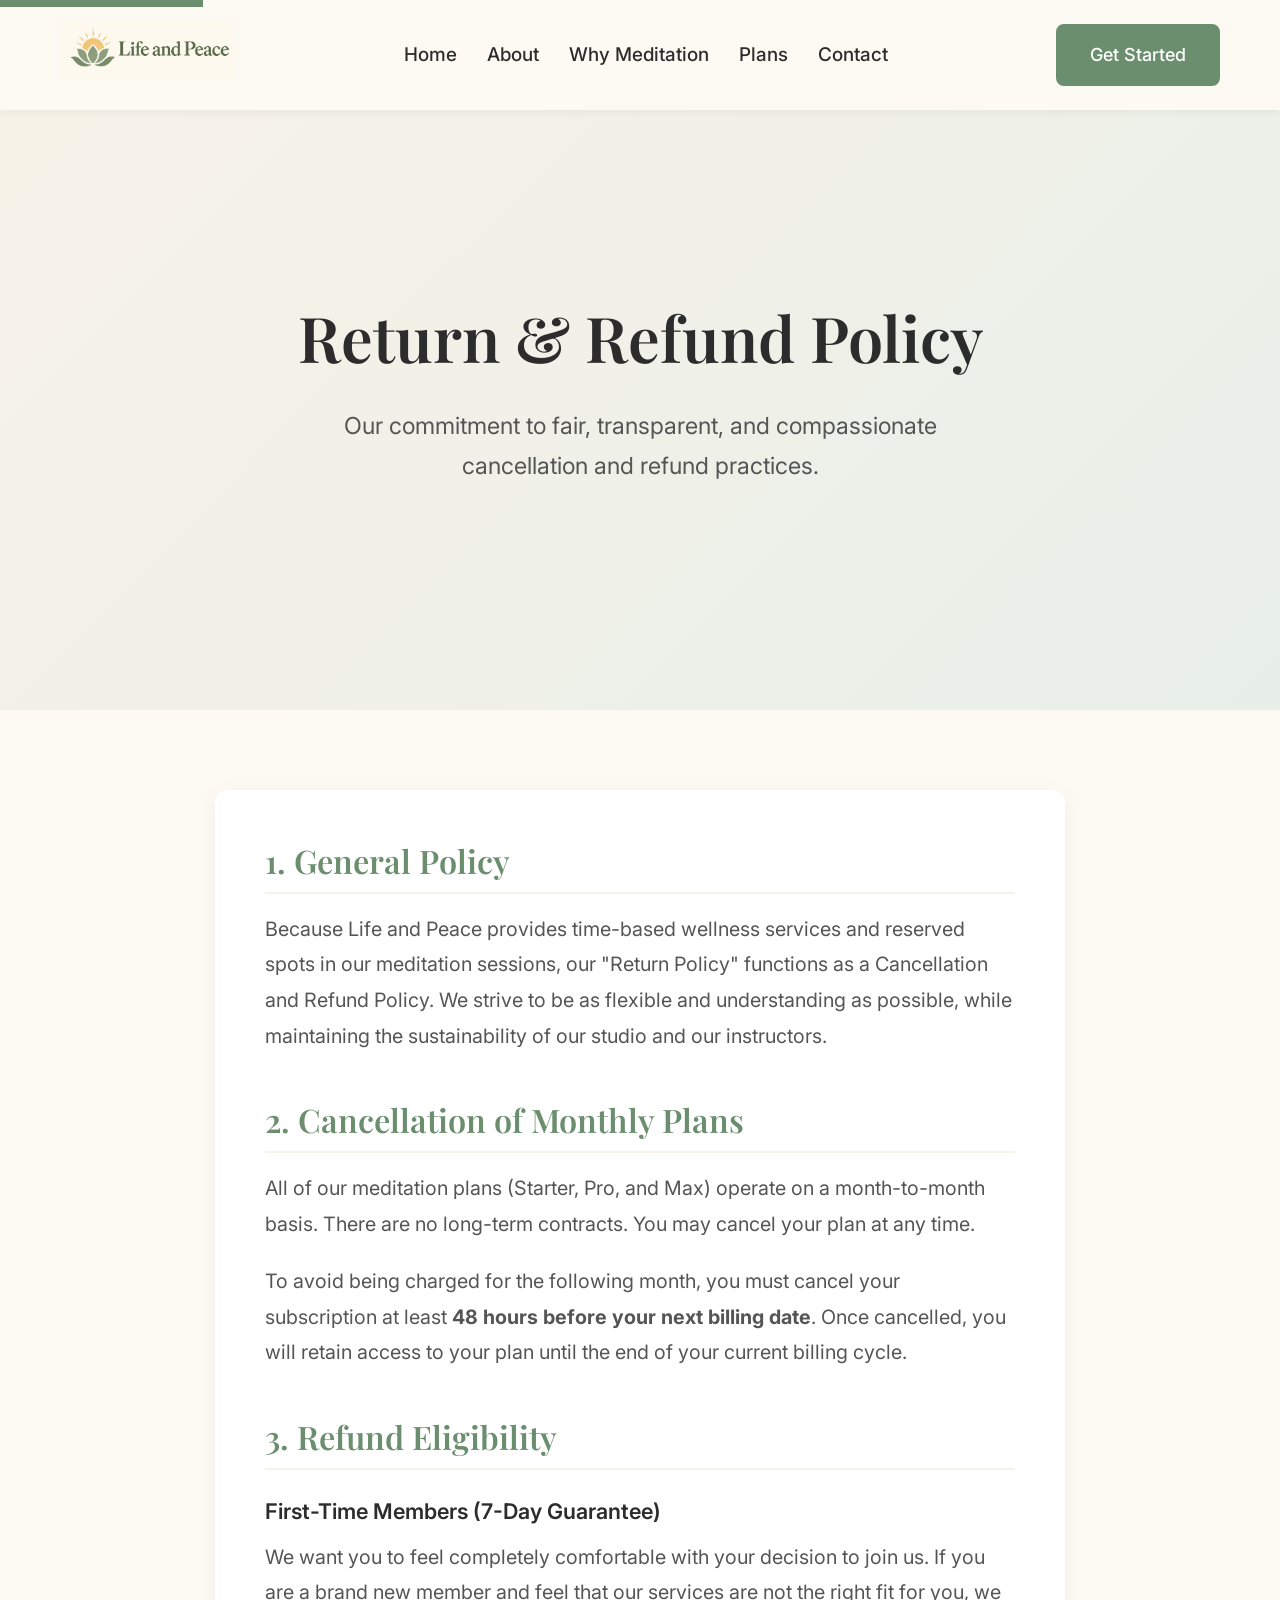
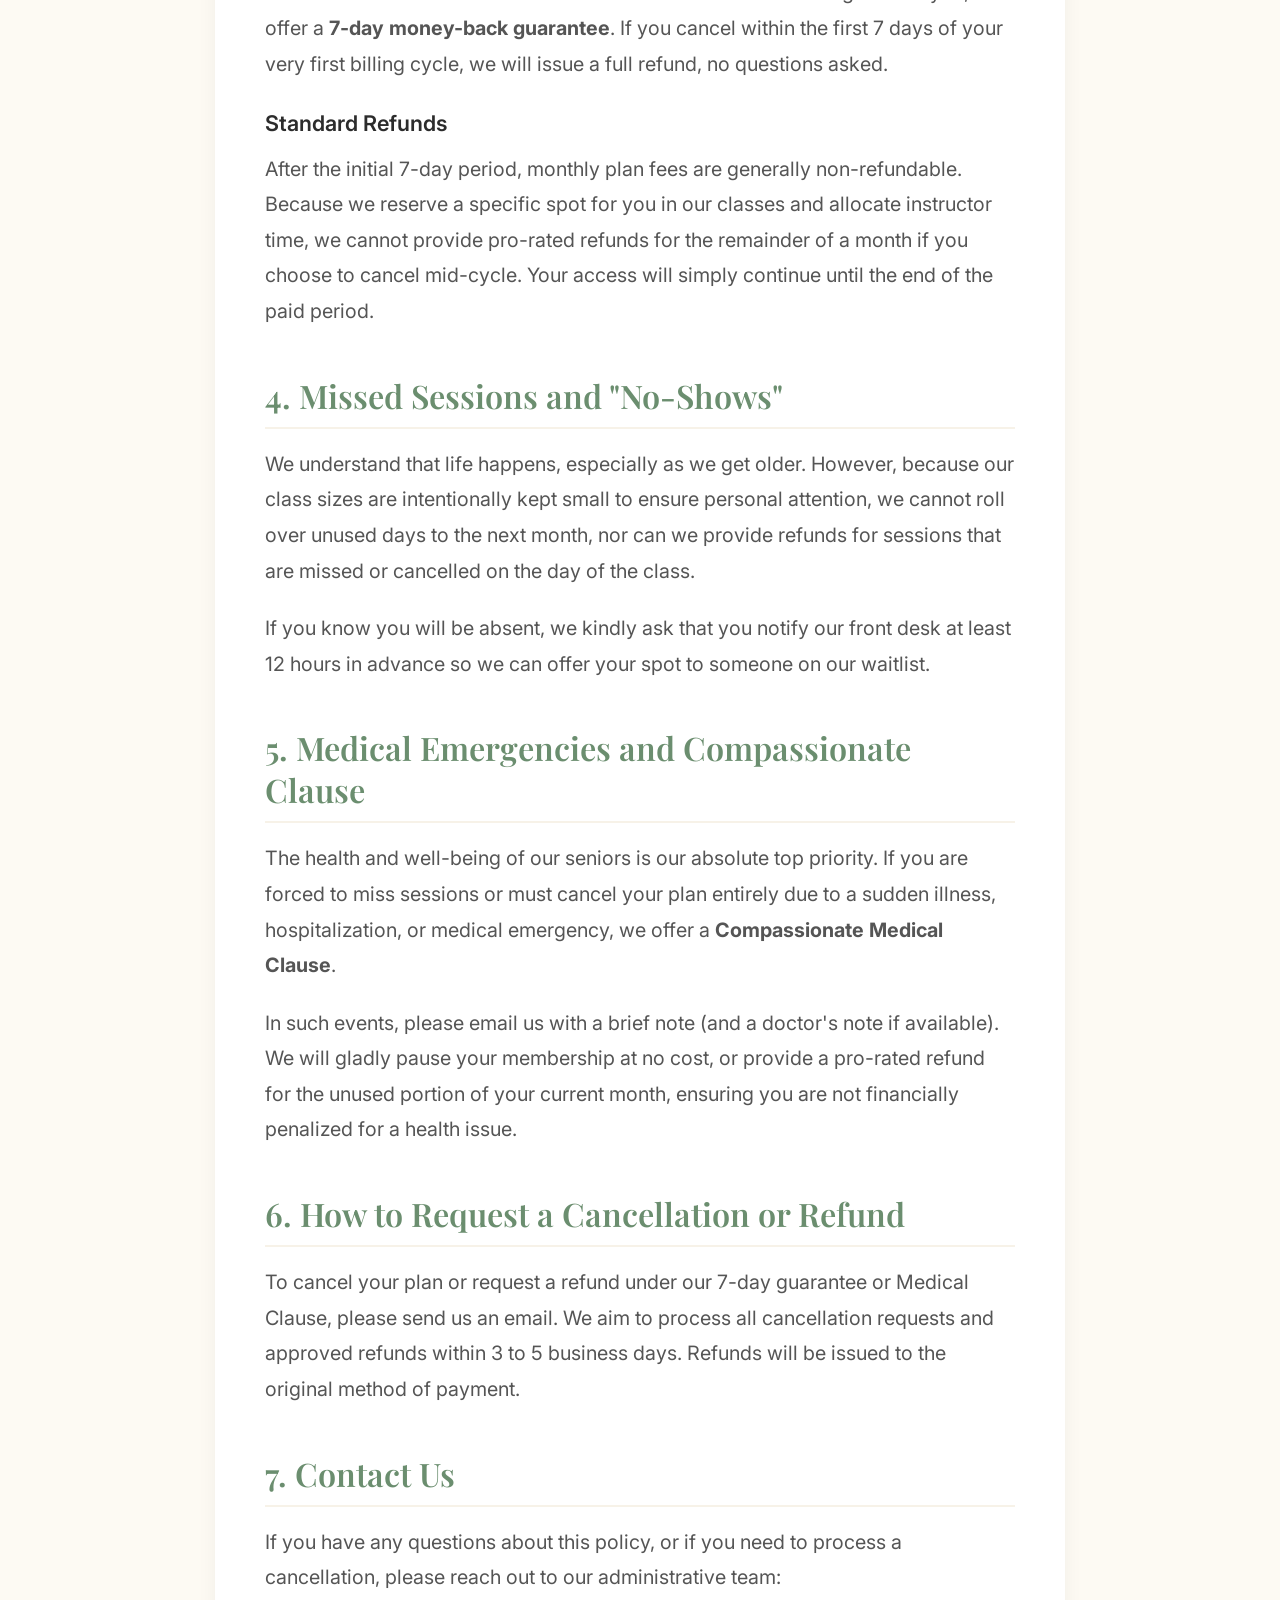
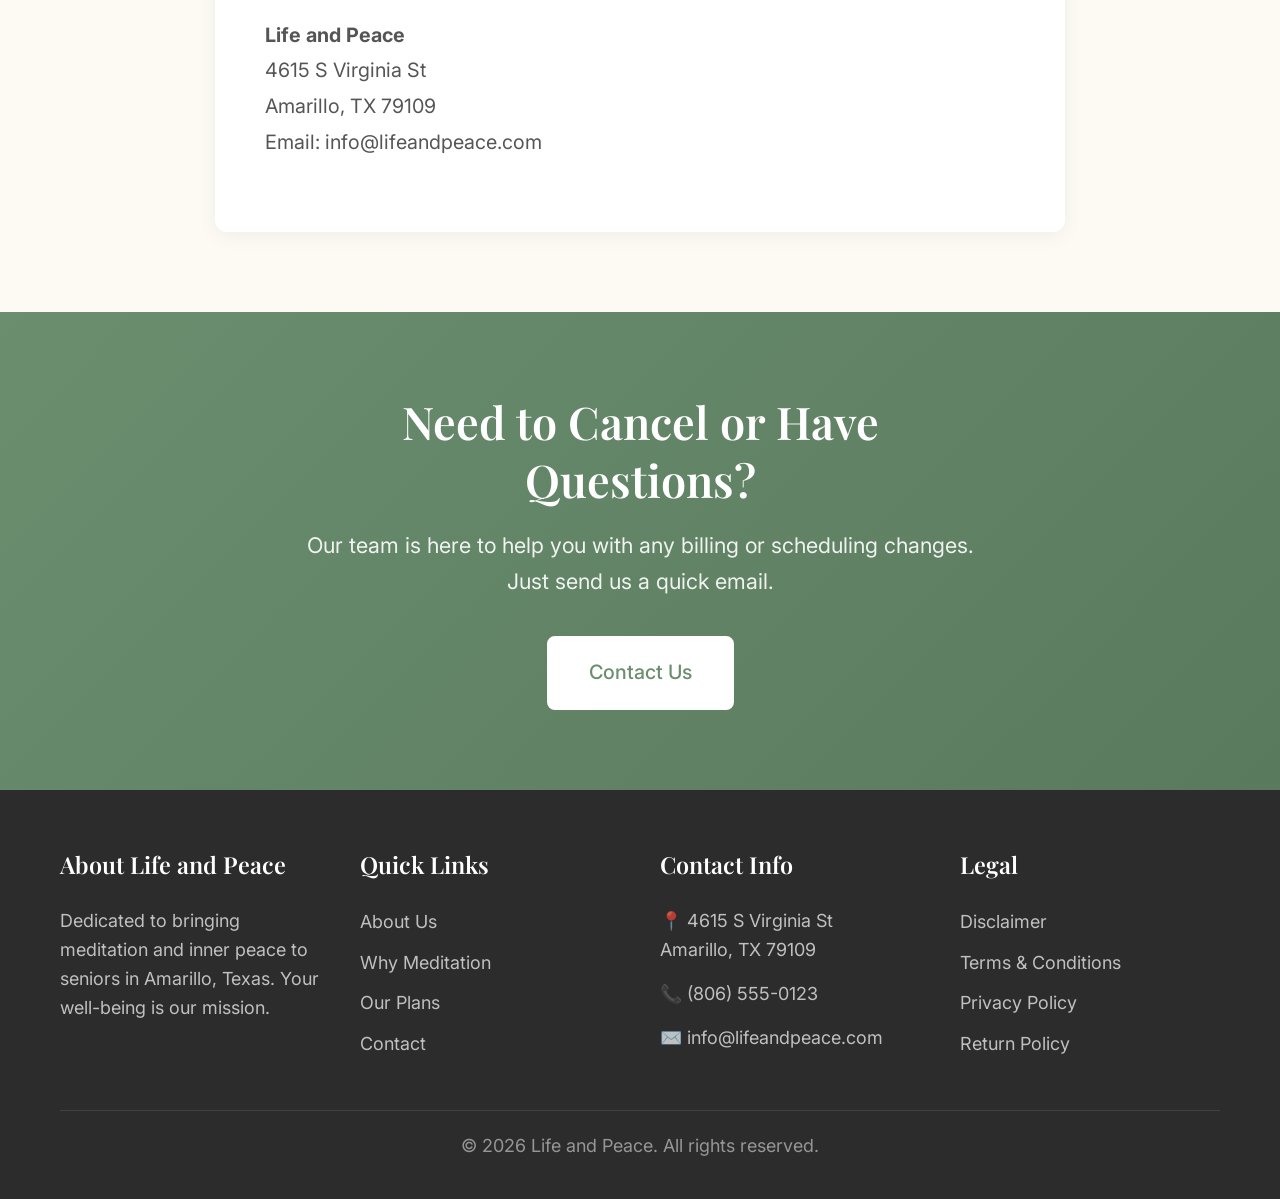
<file: return-policy.html>
<!DOCTYPE html>
<html lang="en">
<head>
    <!-- Google tag (gtag.js) -->
<script async src="https://www.googletagmanager.com/gtag/js?id=AW-18514689271"></script>
<script>
  window.dataLayer = window.dataLayer || [];
  function gtag(){dataLayer.push(arguments);}
  gtag('js', new Date());

  gtag('config', 'AW-18514689271');
</script>
    <!-- Event snippet for Contact conversion page
In your html page, add the snippet and call gtag_report_conversion when someone clicks on the chosen link or button. -->
<script>
function gtag_report_conversion(url) {
  var callback = function () {
    if (typeof(url) != 'undefined') {
      window.location = url;
    }
  };
  gtag('event', 'conversion', {
      'send_to': 'AW-18514689271/nctMCOSQo7EdEPf5vvxE',
      'value': 1.0,
      'currency': 'USD',
      'event_callback': callback
  });
  return false;
}
</script>
    <meta charset="UTF-8">
    <meta name="viewport" content="width=device-width, initial-scale=1.0">
    <meta name="description" content="Return, Cancellation, and Refund Policy for Life and Peace meditation plans.">
    <title>Return & Refund Policy | Life and Peace Meditation</title>
    <link rel="stylesheet" href="css/styles.css">
    <link rel="stylesheet" href="css/responsive.css">
    <link rel="preconnect" href="https://fonts.googleapis.com">
    <link rel="preconnect" href="https://fonts.gstatic.com" crossorigin>
    <link href="https://fonts.googleapis.com/css2?family=Playfair+Display:wght@400;600;700&family=Inter:wght@300;400;500;600&display=swap" rel="stylesheet">
    
    <!-- Specific styles for Legal pages -->
    <style>
        .legal-content {
            max-width: 850px;
            margin: 0 auto;
            background-color: white;
            padding: 50px;
            border-radius: 12px;
            box-shadow: 0 4px 20px rgba(0, 0, 0, 0.05);
        }

        .legal-content h2 {
            font-family: var(--font-heading);
            font-size: 1.8rem;
            color: var(--sage-green);
            margin-top: 2.5rem;
            margin-bottom: 1rem;
            border-bottom: 2px solid var(--warm-cream);
            padding-bottom: 10px;
        }

        .legal-content h2:first-child {
            margin-top: 0;
        }

        .legal-content h3 {
            font-family: var(--font-body);
            font-size: 1.2rem;
            color: var(--deep-charcoal);
            margin-top: 1.5rem;
            margin-bottom: 0.8rem;
            font-weight: 600;
        }

        .legal-content p {
            font-size: 1.1rem;
            line-height: 1.8;
            color: #555;
            margin-bottom: 1.2rem;
        }

        .legal-content ul {
            margin-bottom: 1.5rem;
            padding-left: 20px;
        }

        .legal-content ul li {
            font-size: 1.1rem;
            line-height: 1.8;
            color: #555;
            margin-bottom: 0.5rem;
        }

        /* Mobile Adjustments */
        @media (max-width: 768px) {
            .legal-content {
                padding: 30px 20px;
            }

            .legal-content h2 {
                font-size: 1.5rem;
            }

            .legal-content p, .legal-content ul li {
                font-size: 1.05rem;
            }
        }
    </style>
</head>
<body>
    <!-- Skip to content for accessibility -->
    <a href="#main-content" class="skip-link">Skip to main content</a>

    <!-- Header & Navigation -->
    <header class="header">
        <div class="container">
            <div class="header-content">
                <a href="index.html" class="logo">
                    <img src="images/Life and Peace Logo.png" alt="Life and Peace Logo">
                </a>
                
                <nav class="nav" id="mainNav">
                    <ul class="nav-list">
                        <li><a href="index.html" class="nav-link">Home</a></li>
                        <li><a href="about.html" class="nav-link">About</a></li>
                        <li><a href="why-meditation.html" class="nav-link">Why Meditation</a></li>
                        <li><a href="plans.html" class="nav-link">Plans</a></li>
                        <li><a href="contact.html" class="nav-link">Contact</a></li>
                    </ul>
                </nav>

                <div class="header-actions">
                    <a href="plans.html" class="btn btn-primary">Get Started</a>
                    <button class="mobile-menu-toggle" id="mobileMenuToggle" aria-label="Toggle navigation menu">
                        <span class="hamburger"></span>
                    </button>
                </div>
            </div>
        </div>
    </header>

    <!-- Main Content -->
    <main id="main-content">
        <!-- Hero Section (Clean, No Image) -->
        <section class="hero">
            <div class="container">
                <div class="hero-content">
                    <h1 class="hero-title">Return & Refund Policy</h1>
                    <p class="hero-subtitle">Our commitment to fair, transparent, and compassionate cancellation and refund practices.</p>
                </div>
            </div>
        </section>

        <!-- Legal Content Section -->
        <section class="section-padding" style="background-color: var(--soft-white);">
            <div class="container">
                <div class="legal-content">

                    <h2>1. General Policy</h2>
                    <p>Because Life and Peace provides time-based wellness services and reserved spots in our meditation sessions, our "Return Policy" functions as a Cancellation and Refund Policy. We strive to be as flexible and understanding as possible, while maintaining the sustainability of our studio and our instructors.</p>

                    <h2>2. Cancellation of Monthly Plans</h2>
                    <p>All of our meditation plans (Starter, Pro, and Max) operate on a month-to-month basis. There are no long-term contracts. You may cancel your plan at any time. </p>
                    <p>To avoid being charged for the following month, you must cancel your subscription at least <strong>48 hours before your next billing date</strong>. Once cancelled, you will retain access to your plan until the end of your current billing cycle.</p>

                    <h2>3. Refund Eligibility</h2>
                    <h3>First-Time Members (7-Day Guarantee)</h3>
                    <p>We want you to feel completely comfortable with your decision to join us. If you are a brand new member and feel that our services are not the right fit for you, we offer a <strong>7-day money-back guarantee</strong>. If you cancel within the first 7 days of your very first billing cycle, we will issue a full refund, no questions asked.</p>

                    <h3>Standard Refunds</h3>
                    <p>After the initial 7-day period, monthly plan fees are generally non-refundable. Because we reserve a specific spot for you in our classes and allocate instructor time, we cannot provide pro-rated refunds for the remainder of a month if you choose to cancel mid-cycle. Your access will simply continue until the end of the paid period.</p>

                    <h2>4. Missed Sessions and "No-Shows"</h2>
                    <p>We understand that life happens, especially as we get older. However, because our class sizes are intentionally kept small to ensure personal attention, we cannot roll over unused days to the next month, nor can we provide refunds for sessions that are missed or cancelled on the day of the class.</p>
                    <p>If you know you will be absent, we kindly ask that you notify our front desk at least 12 hours in advance so we can offer your spot to someone on our waitlist.</p>

                    <h2>5. Medical Emergencies and Compassionate Clause</h2>
                    <p>The health and well-being of our seniors is our absolute top priority. If you are forced to miss sessions or must cancel your plan entirely due to a sudden illness, hospitalization, or medical emergency, we offer a <strong>Compassionate Medical Clause</strong>.</p>
                    <p>In such events, please email us with a brief note (and a doctor's note if available). We will gladly pause your membership at no cost, or provide a pro-rated refund for the unused portion of your current month, ensuring you are not financially penalized for a health issue.</p>

                    <h2>6. How to Request a Cancellation or Refund</h2>
                    <p>To cancel your plan or request a refund under our 7-day guarantee or Medical Clause, please send us an email. We aim to process all cancellation requests and approved refunds within 3 to 5 business days. Refunds will be issued to the original method of payment.</p>

                    <h2>7. Contact Us</h2>
                    <p>If you have any questions about this policy, or if you need to process a cancellation, please reach out to our administrative team:</p>
                    <p>
                        <strong>Life and Peace</strong><br>
                        4615 S Virginia St<br>
                        Amarillo, TX 79109<br>
                        Email: info@lifeandpeace.com
                    </p>
                </div>
            </div>
        </section>

        <!-- CTA Banner -->
        <section class="cta-banner">
            <div class="container">
                <div class="cta-content">
                    <h2 class="cta-title">Need to Cancel or Have Questions?</h2>
                    <p class="cta-text">Our team is here to help you with any billing or scheduling changes. Just send us a quick email.</p>
                    <a href="contact.html" class="btn btn-primary btn-large">Contact Us</a>
                </div>
            </div>
        </section>
    </main>

    <!-- Footer -->
    <footer class="footer">
        <div class="container">
            <div class="footer-grid">
                <div class="footer-column">
                    <h3 class="footer-title">About Life and Peace</h3>
                    <p class="footer-text">Dedicated to bringing meditation and inner peace to seniors in Amarillo, Texas. Your well-being is our mission.</p>
                </div>
                <div class="footer-column">
                    <h3 class="footer-title">Quick Links</h3>
                    <ul class="footer-links">
                        <li><a href="about.html">About Us</a></li>
                        <li><a href="why-meditation.html">Why Meditation</a></li>
                        <li><a href="plans.html">Our Plans</a></li>
                        <li><a href="contact.html">Contact</a></li>
                    </ul>
                </div>
                <div class="footer-column">
                    <h3 class="footer-title">Contact Info</h3>
                    <ul class="footer-contact">
                        <li>📍 4615 S Virginia St<br>Amarillo, TX 79109</li>
                        <li>📞 (806) 555-0123</li>
                        <li>✉️ info@lifeandpeace.com</li>
                    </ul>
                </div>
                <div class="footer-column">
                    <h3 class="footer-title">Legal</h3>
                    <ul class="footer-links">
                        <li><a href="disclaimer.html">Disclaimer</a></li>
                        <li><a href="terms.html">Terms & Conditions</a></li>
                        <li><a href="privacy.html">Privacy Policy</a></li>
                        <li><a href="return-policy.html">Return Policy</a></li>
                    </ul>
                </div>
            </div>
            <div class="footer-bottom">
                <p>&copy; 2026 Life and Peace. All rights reserved.</p>
            </div>
        </div>
    </footer>

    <!-- Back to Top Button -->
    <button class="back-to-top" id="backToTop" aria-label="Back to top">↑</button>

    <script src="js/script.js"></script>
</body>
</html>
</file>
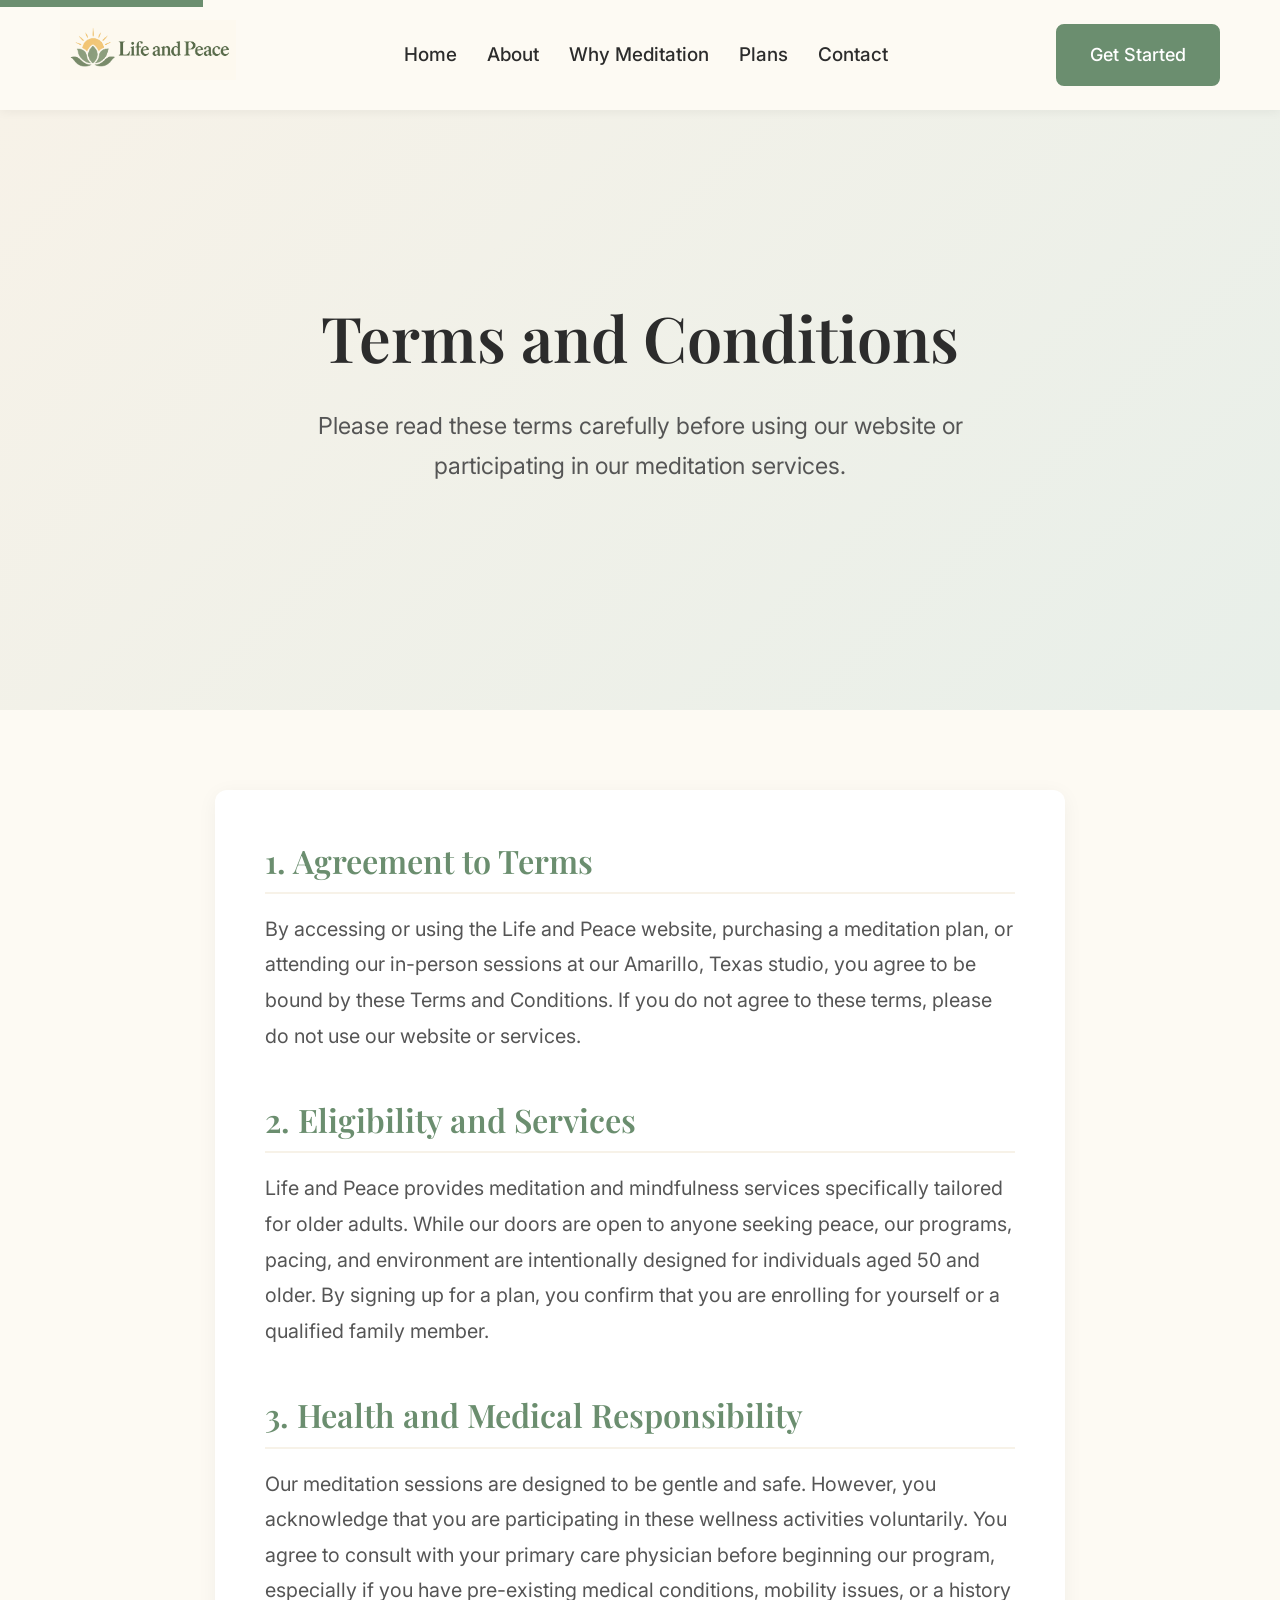
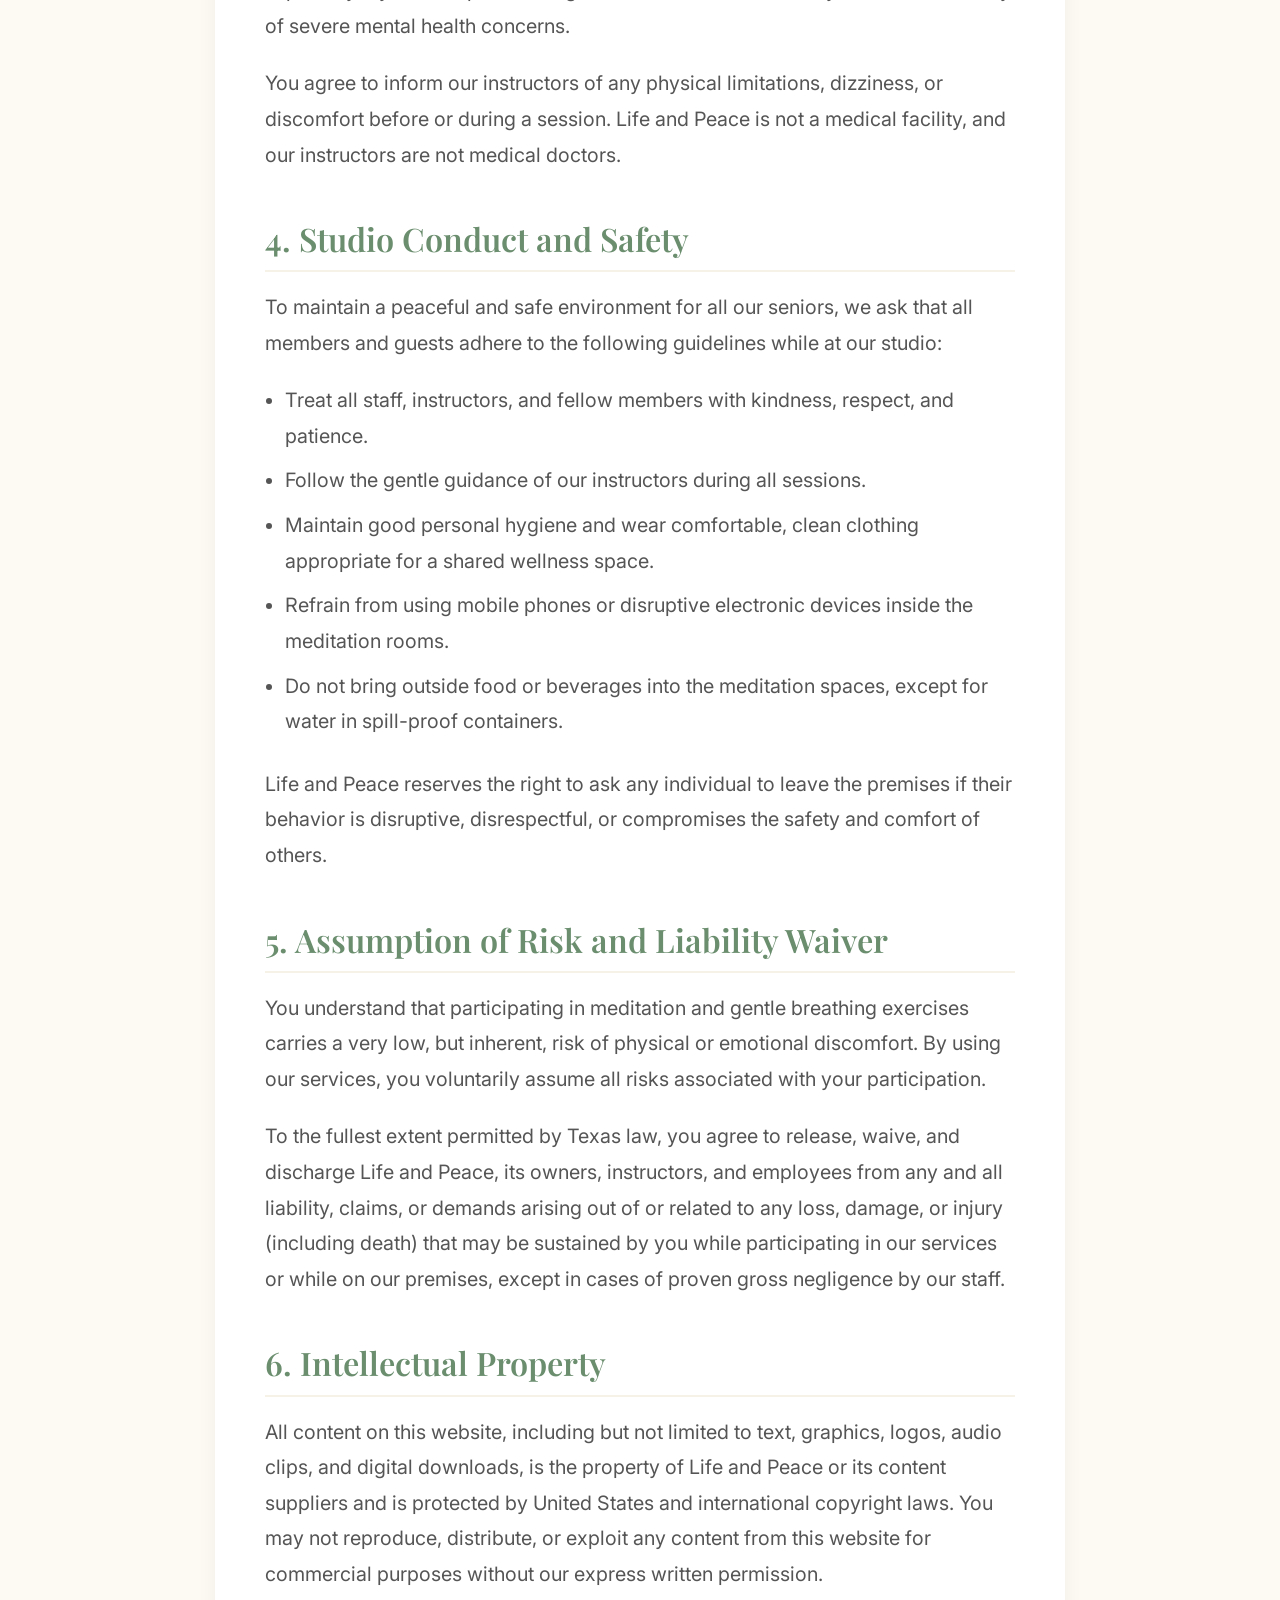
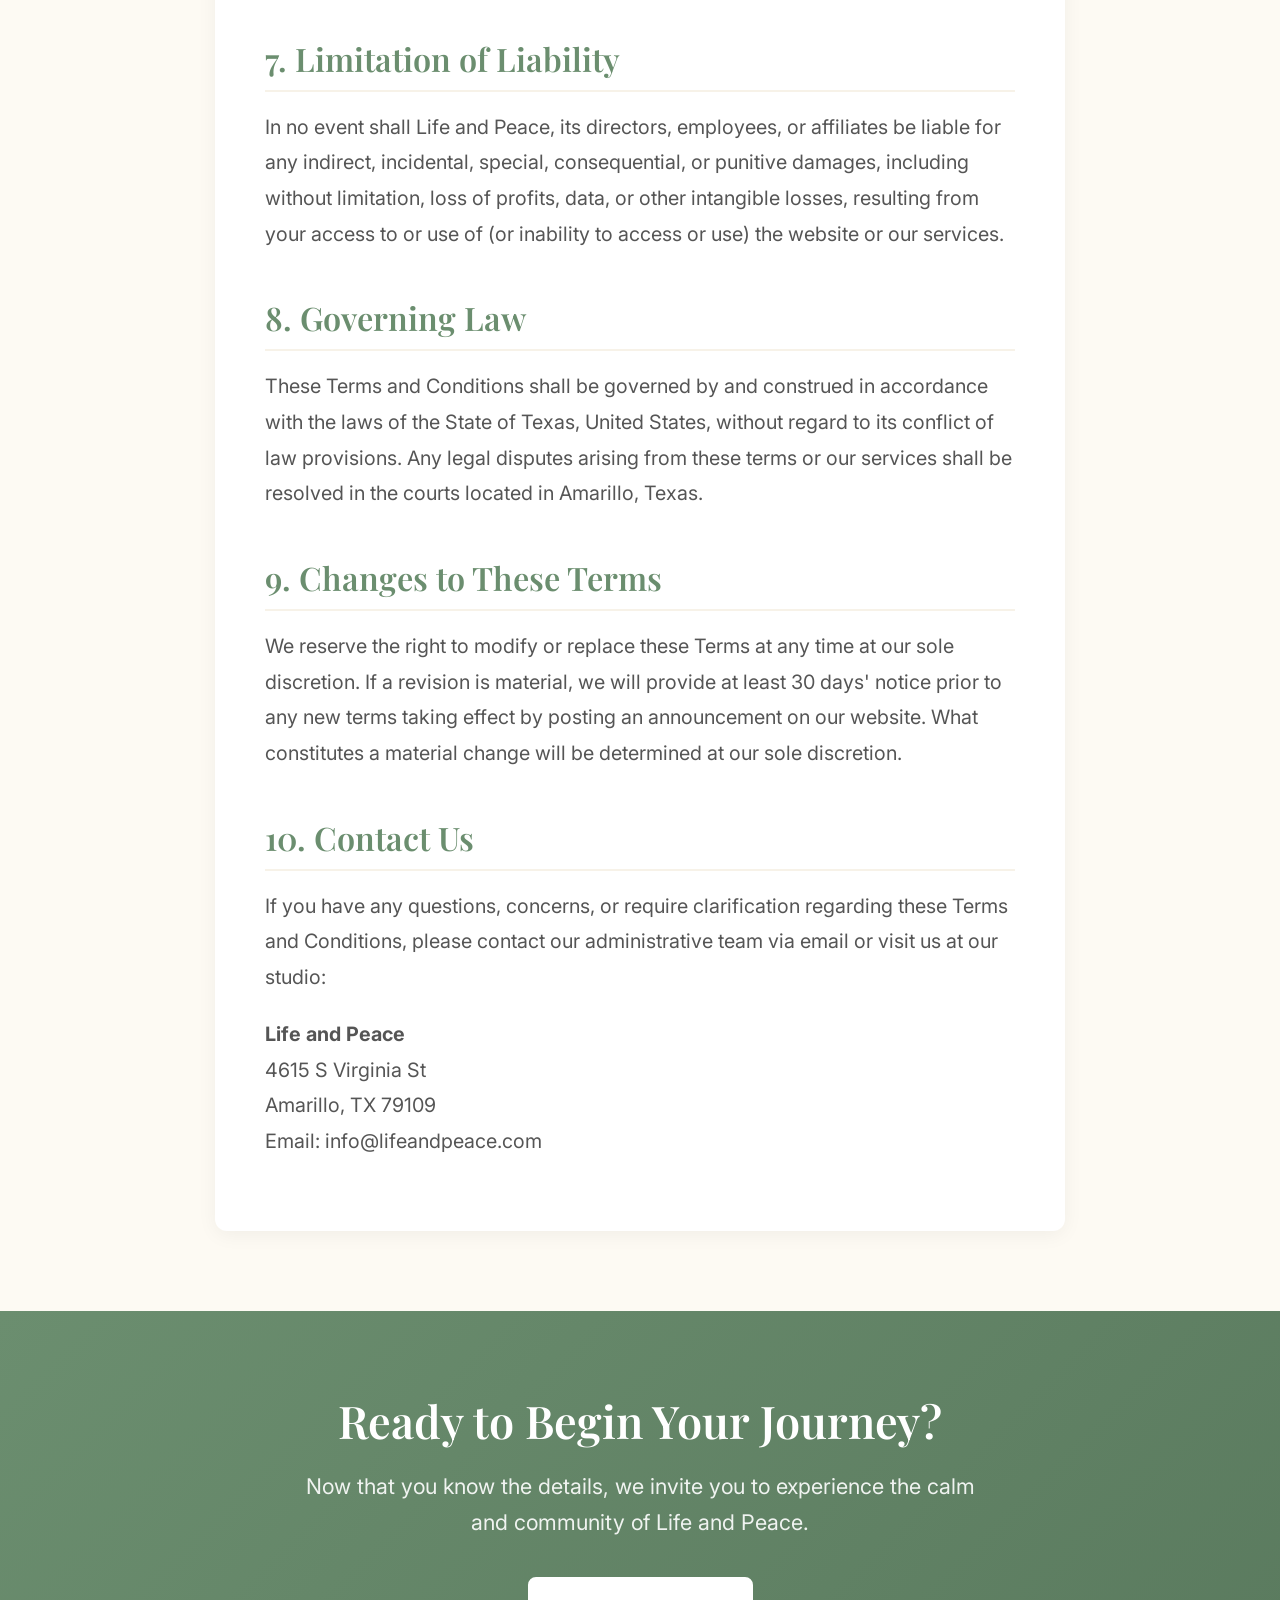
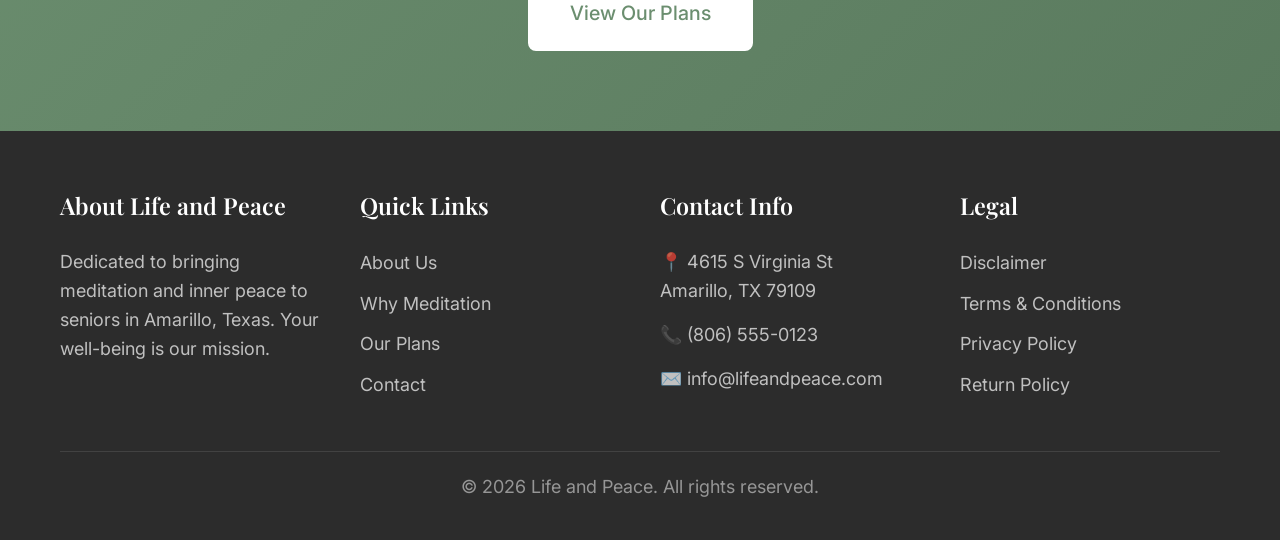
<file: terms.html>
<!DOCTYPE html>
<html lang="en">
<head>
    <!-- Google tag (gtag.js) -->
<script async src="https://www.googletagmanager.com/gtag/js?id=AW-18514689271"></script>
<script>
  window.dataLayer = window.dataLayer || [];
  function gtag(){dataLayer.push(arguments);}
  gtag('js', new Date());

  gtag('config', 'AW-18514689271');
</script>
    <!-- Event snippet for Contact conversion page
In your html page, add the snippet and call gtag_report_conversion when someone clicks on the chosen link or button. -->
<script>
function gtag_report_conversion(url) {
  var callback = function () {
    if (typeof(url) != 'undefined') {
      window.location = url;
    }
  };
  gtag('event', 'conversion', {
      'send_to': 'AW-18514689271/nctMCOSQo7EdEPf5vvxE',
      'value': 1.0,
      'currency': 'USD',
      'event_callback': callback
  });
  return false;
}
</script>
    <meta charset="UTF-8">
    <meta name="viewport" content="width=device-width, initial-scale=1.0">
    <meta name="description" content="Terms and Conditions for using the Life and Peace website and meditation services.">
    <title>Terms and Conditions | Life and Peace Meditation</title>
    <link rel="stylesheet" href="css/styles.css">
    <link rel="stylesheet" href="css/responsive.css">
    <link rel="preconnect" href="https://fonts.googleapis.com">
    <link rel="preconnect" href="https://fonts.gstatic.com" crossorigin>
    <link href="https://fonts.googleapis.com/css2?family=Playfair+Display:wght@400;600;700&family=Inter:wght@300;400;500;600&display=swap" rel="stylesheet">
    
    <!-- Specific styles for Legal pages -->
    <style>
        .legal-content {
            max-width: 850px;
            margin: 0 auto;
            background-color: white;
            padding: 50px;
            border-radius: 12px;
            box-shadow: 0 4px 20px rgba(0, 0, 0, 0.05);
        }

        .legal-content h2 {
            font-family: var(--font-heading);
            font-size: 1.8rem;
            color: var(--sage-green);
            margin-top: 2.5rem;
            margin-bottom: 1rem;
            border-bottom: 2px solid var(--warm-cream);
            padding-bottom: 10px;
        }

        .legal-content h2:first-child {
            margin-top: 0;
        }

        .legal-content h3 {
            font-family: var(--font-body);
            font-size: 1.2rem;
            color: var(--deep-charcoal);
            margin-top: 1.5rem;
            margin-bottom: 0.8rem;
            font-weight: 600;
        }

        .legal-content p {
            font-size: 1.1rem;
            line-height: 1.8;
            color: #555;
            margin-bottom: 1.2rem;
        }

        .legal-content ul {
            margin-bottom: 1.5rem;
            padding-left: 20px;
        }

        .legal-content ul li {
            font-size: 1.1rem;
            line-height: 1.8;
            color: #555;
            margin-bottom: 0.5rem;
        }

        /* Mobile Adjustments */
        @media (max-width: 768px) {
            .legal-content {
                padding: 30px 20px;
            }

            .legal-content h2 {
                font-size: 1.5rem;
            }

            .legal-content p, .legal-content ul li {
                font-size: 1.05rem;
            }
        }
    </style>
</head>
<body>
    <!-- Skip to content for accessibility -->
    <a href="#main-content" class="skip-link">Skip to main content</a>

    <!-- Header & Navigation -->
    <header class="header">
        <div class="container">
            <div class="header-content">
                <a href="index.html" class="logo">
                    <img src="images/Life and Peace Logo.png" alt="Life and Peace Logo">
                </a>
                
                <nav class="nav" id="mainNav">
                    <ul class="nav-list">
                        <li><a href="index.html" class="nav-link">Home</a></li>
                        <li><a href="about.html" class="nav-link">About</a></li>
                        <li><a href="why-meditation.html" class="nav-link">Why Meditation</a></li>
                        <li><a href="plans.html" class="nav-link">Plans</a></li>
                        <li><a href="contact.html" class="nav-link">Contact</a></li>
                    </ul>
                </nav>

                <div class="header-actions">
                    <a href="plans.html" class="btn btn-primary">Get Started</a>
                    <button class="mobile-menu-toggle" id="mobileMenuToggle" aria-label="Toggle navigation menu">
                        <span class="hamburger"></span>
                    </button>
                </div>
            </div>
        </div>
    </header>

    <!-- Main Content -->
    <main id="main-content">
        <!-- Hero Section (Clean, No Image) -->
        <section class="hero">
            <div class="container">
                <div class="hero-content">
                    <h1 class="hero-title">Terms and Conditions</h1>
                    <p class="hero-subtitle">Please read these terms carefully before using our website or participating in our meditation services.</p>
                </div>
            </div>
        </section>

        <!-- Legal Content Section -->
        <section class="section-padding" style="background-color: var(--soft-white);">
            <div class="container">
                <div class="legal-content">

                    <h2>1. Agreement to Terms</h2>
                    <p>By accessing or using the Life and Peace website, purchasing a meditation plan, or attending our in-person sessions at our Amarillo, Texas studio, you agree to be bound by these Terms and Conditions. If you do not agree to these terms, please do not use our website or services.</p>

                    <h2>2. Eligibility and Services</h2>
                    <p>Life and Peace provides meditation and mindfulness services specifically tailored for older adults. While our doors are open to anyone seeking peace, our programs, pacing, and environment are intentionally designed for individuals aged 50 and older. By signing up for a plan, you confirm that you are enrolling for yourself or a qualified family member.</p>

                    <h2>3. Health and Medical Responsibility</h2>
                    <p>Our meditation sessions are designed to be gentle and safe. However, you acknowledge that you are participating in these wellness activities voluntarily. You agree to consult with your primary care physician before beginning our program, especially if you have pre-existing medical conditions, mobility issues, or a history of severe mental health concerns.</p>
                    <p>You agree to inform our instructors of any physical limitations, dizziness, or discomfort before or during a session. Life and Peace is not a medical facility, and our instructors are not medical doctors.</p>

                    <h2>4. Studio Conduct and Safety</h2>
                    <p>To maintain a peaceful and safe environment for all our seniors, we ask that all members and guests adhere to the following guidelines while at our studio:</p>
                    <ul>
                        <li>Treat all staff, instructors, and fellow members with kindness, respect, and patience.</li>
                        <li>Follow the gentle guidance of our instructors during all sessions.</li>
                        <li>Maintain good personal hygiene and wear comfortable, clean clothing appropriate for a shared wellness space.</li>
                        <li>Refrain from using mobile phones or disruptive electronic devices inside the meditation rooms.</li>
                        <li>Do not bring outside food or beverages into the meditation spaces, except for water in spill-proof containers.</li>
                    </ul>
                    <p>Life and Peace reserves the right to ask any individual to leave the premises if their behavior is disruptive, disrespectful, or compromises the safety and comfort of others.</p>

                    <h2>5. Assumption of Risk and Liability Waiver</h2>
                    <p>You understand that participating in meditation and gentle breathing exercises carries a very low, but inherent, risk of physical or emotional discomfort. By using our services, you voluntarily assume all risks associated with your participation.</p>
                    <p>To the fullest extent permitted by Texas law, you agree to release, waive, and discharge Life and Peace, its owners, instructors, and employees from any and all liability, claims, or demands arising out of or related to any loss, damage, or injury (including death) that may be sustained by you while participating in our services or while on our premises, except in cases of proven gross negligence by our staff.</p>

                    <h2>6. Intellectual Property</h2>
                    <p>All content on this website, including but not limited to text, graphics, logos, audio clips, and digital downloads, is the property of Life and Peace or its content suppliers and is protected by United States and international copyright laws. You may not reproduce, distribute, or exploit any content from this website for commercial purposes without our express written permission.</p>

                    <h2>7. Limitation of Liability</h2>
                    <p>In no event shall Life and Peace, its directors, employees, or affiliates be liable for any indirect, incidental, special, consequential, or punitive damages, including without limitation, loss of profits, data, or other intangible losses, resulting from your access to or use of (or inability to access or use) the website or our services.</p>

                    <h2>8. Governing Law</h2>
                    <p>These Terms and Conditions shall be governed by and construed in accordance with the laws of the State of Texas, United States, without regard to its conflict of law provisions. Any legal disputes arising from these terms or our services shall be resolved in the courts located in Amarillo, Texas.</p>

                    <h2>9. Changes to These Terms</h2>
                    <p>We reserve the right to modify or replace these Terms at any time at our sole discretion. If a revision is material, we will provide at least 30 days' notice prior to any new terms taking effect by posting an announcement on our website. What constitutes a material change will be determined at our sole discretion.</p>

                    <h2>10. Contact Us</h2>
                    <p>If you have any questions, concerns, or require clarification regarding these Terms and Conditions, please contact our administrative team via email or visit us at our studio:</p>
                    <p>
                        <strong>Life and Peace</strong><br>
                        4615 S Virginia St<br>
                        Amarillo, TX 79109<br>
                        Email: info@lifeandpeace.com
                    </p>
                </div>
            </div>
        </section>

        <!-- CTA Banner -->
        <section class="cta-banner">
            <div class="container">
                <div class="cta-content">
                    <h2 class="cta-title">Ready to Begin Your Journey?</h2>
                    <p class="cta-text">Now that you know the details, we invite you to experience the calm and community of Life and Peace.</p>
                    <a href="plans.html" class="btn btn-primary btn-large">View Our Plans</a>
                </div>
            </div>
        </section>
    </main>

    <!-- Footer -->
    <footer class="footer">
        <div class="container">
            <div class="footer-grid">
                <div class="footer-column">
                    <h3 class="footer-title">About Life and Peace</h3>
                    <p class="footer-text">Dedicated to bringing meditation and inner peace to seniors in Amarillo, Texas. Your well-being is our mission.</p>
                </div>
                <div class="footer-column">
                    <h3 class="footer-title">Quick Links</h3>
                    <ul class="footer-links">
                        <li><a href="about.html">About Us</a></li>
                        <li><a href="why-meditation.html">Why Meditation</a></li>
                        <li><a href="plans.html">Our Plans</a></li>
                        <li><a href="contact.html">Contact</a></li>
                    </ul>
                </div>
                <div class="footer-column">
                    <h3 class="footer-title">Contact Info</h3>
                    <ul class="footer-contact">
                        <li>📍 4615 S Virginia St<br>Amarillo, TX 79109</li>
                        <li>📞 (806) 555-0123</li>
                        <li>✉️ info@lifeandpeace.com</li>
                    </ul>
                </div>
                <div class="footer-column">
                    <h3 class="footer-title">Legal</h3>
                    <ul class="footer-links">
                        <li><a href="disclaimer.html">Disclaimer</a></li>
                        <li><a href="terms.html">Terms & Conditions</a></li>
                        <li><a href="privacy.html">Privacy Policy</a></li>
                        <li><a href="return-policy.html">Return Policy</a></li>
                    </ul>
                </div>
            </div>
            <div class="footer-bottom">
                <p>&copy; 2026 Life and Peace. All rights reserved.</p>
            </div>
        </div>
    </footer>

    <!-- Back to Top Button -->
    <button class="back-to-top" id="backToTop" aria-label="Back to top">↑</button>

    <script src="js/script.js"></script>
</body>
</html>
</file>
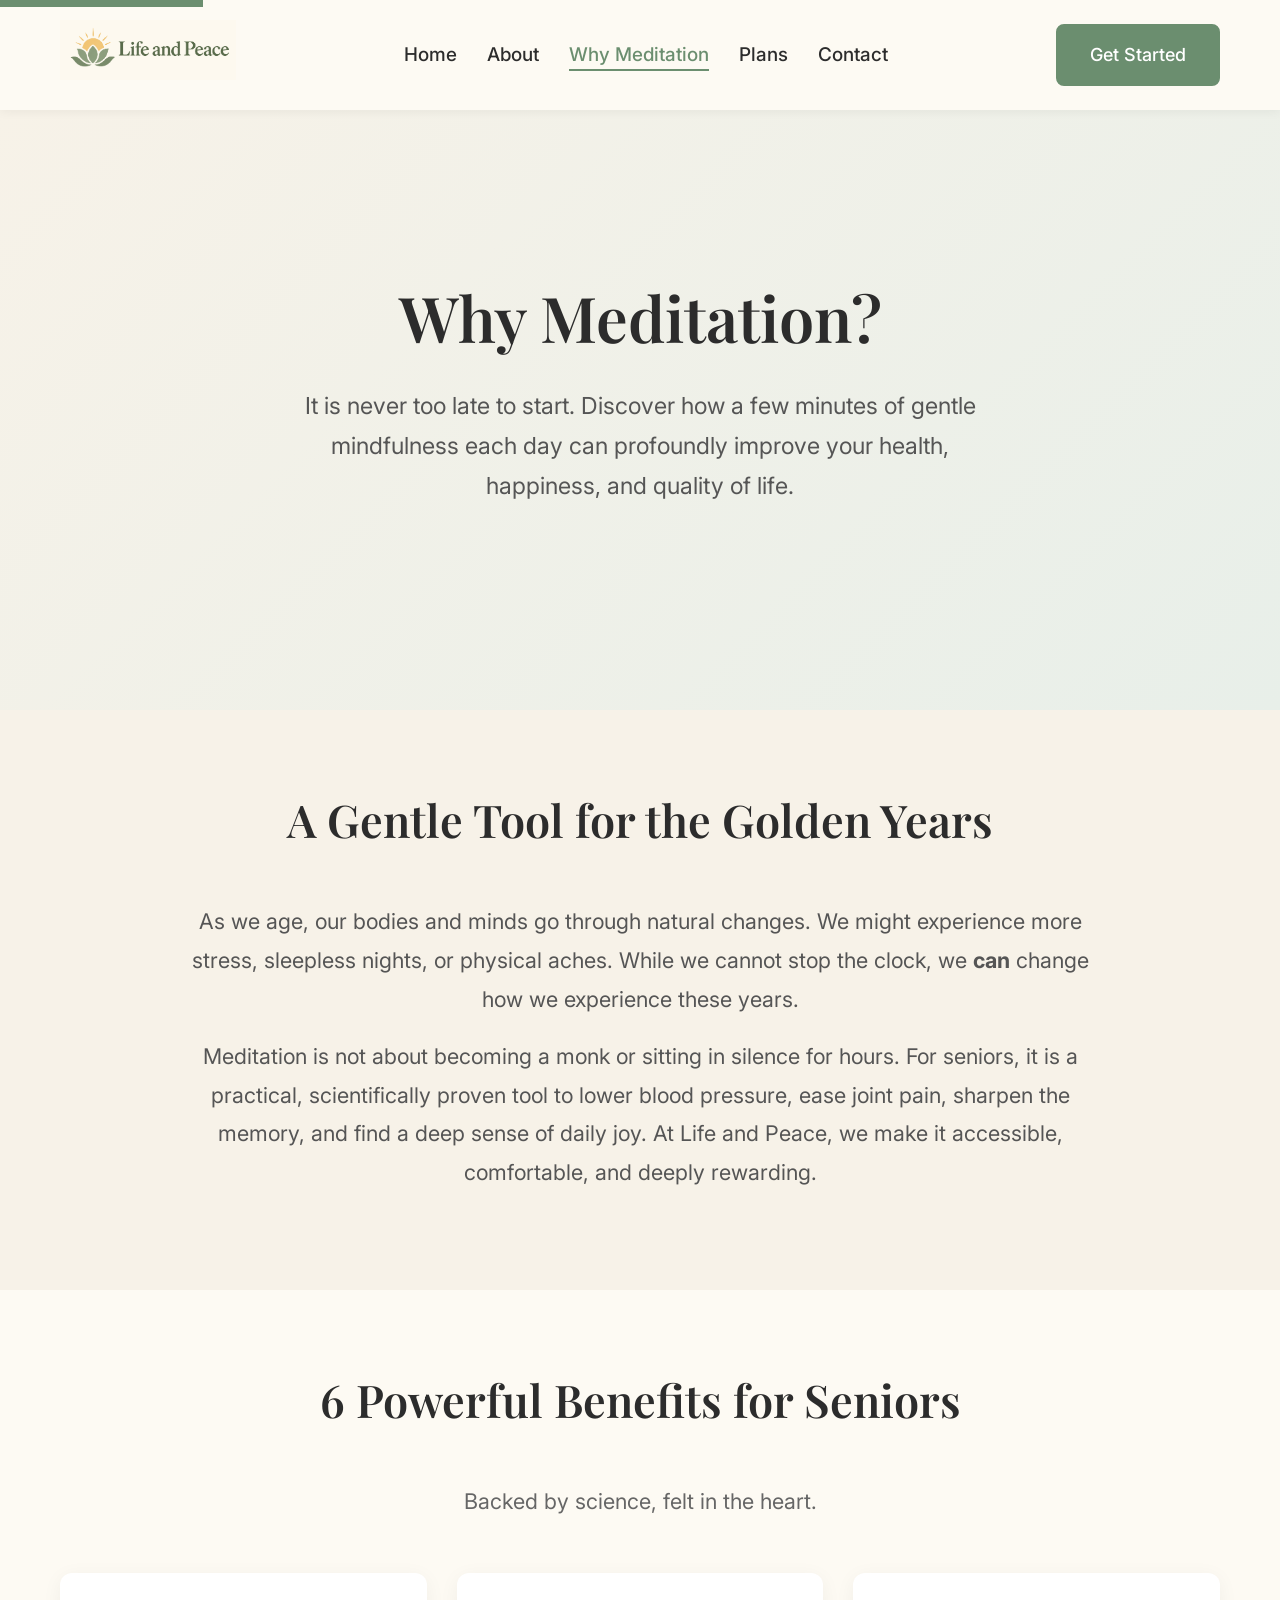
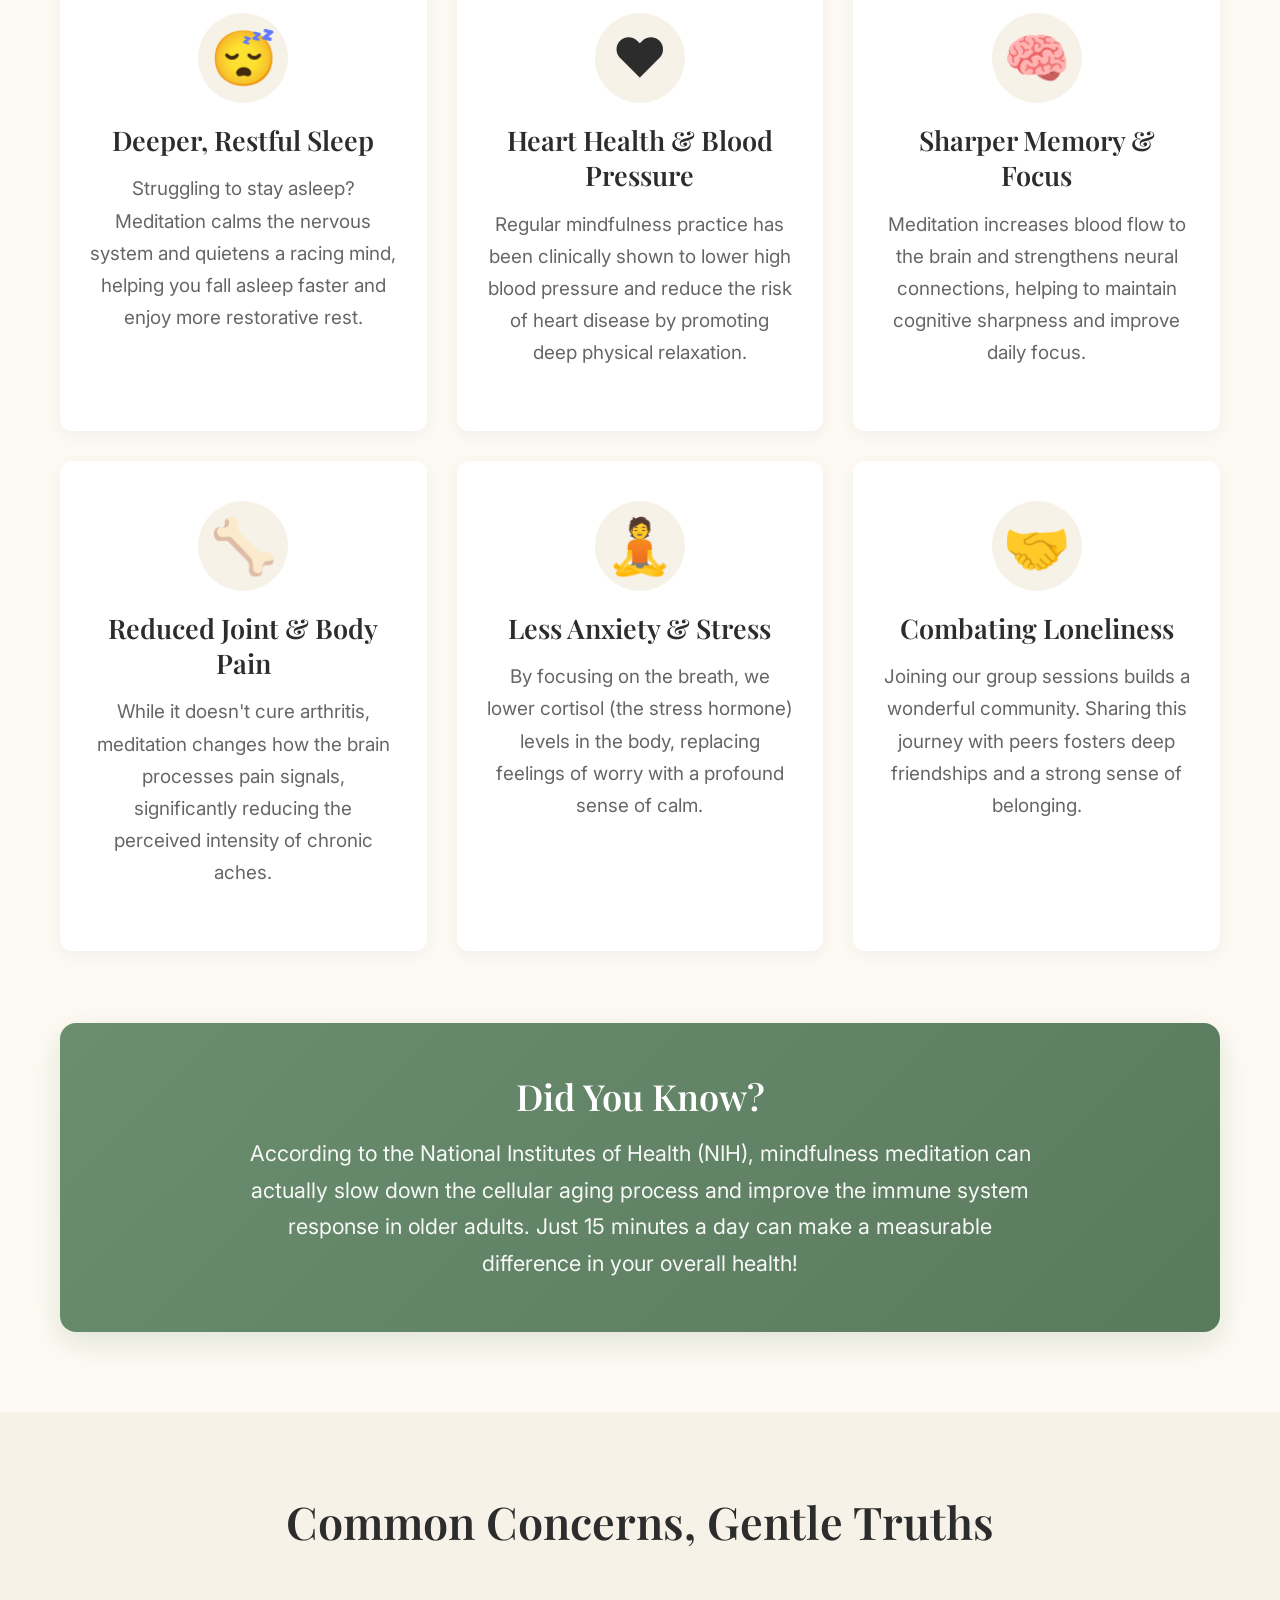
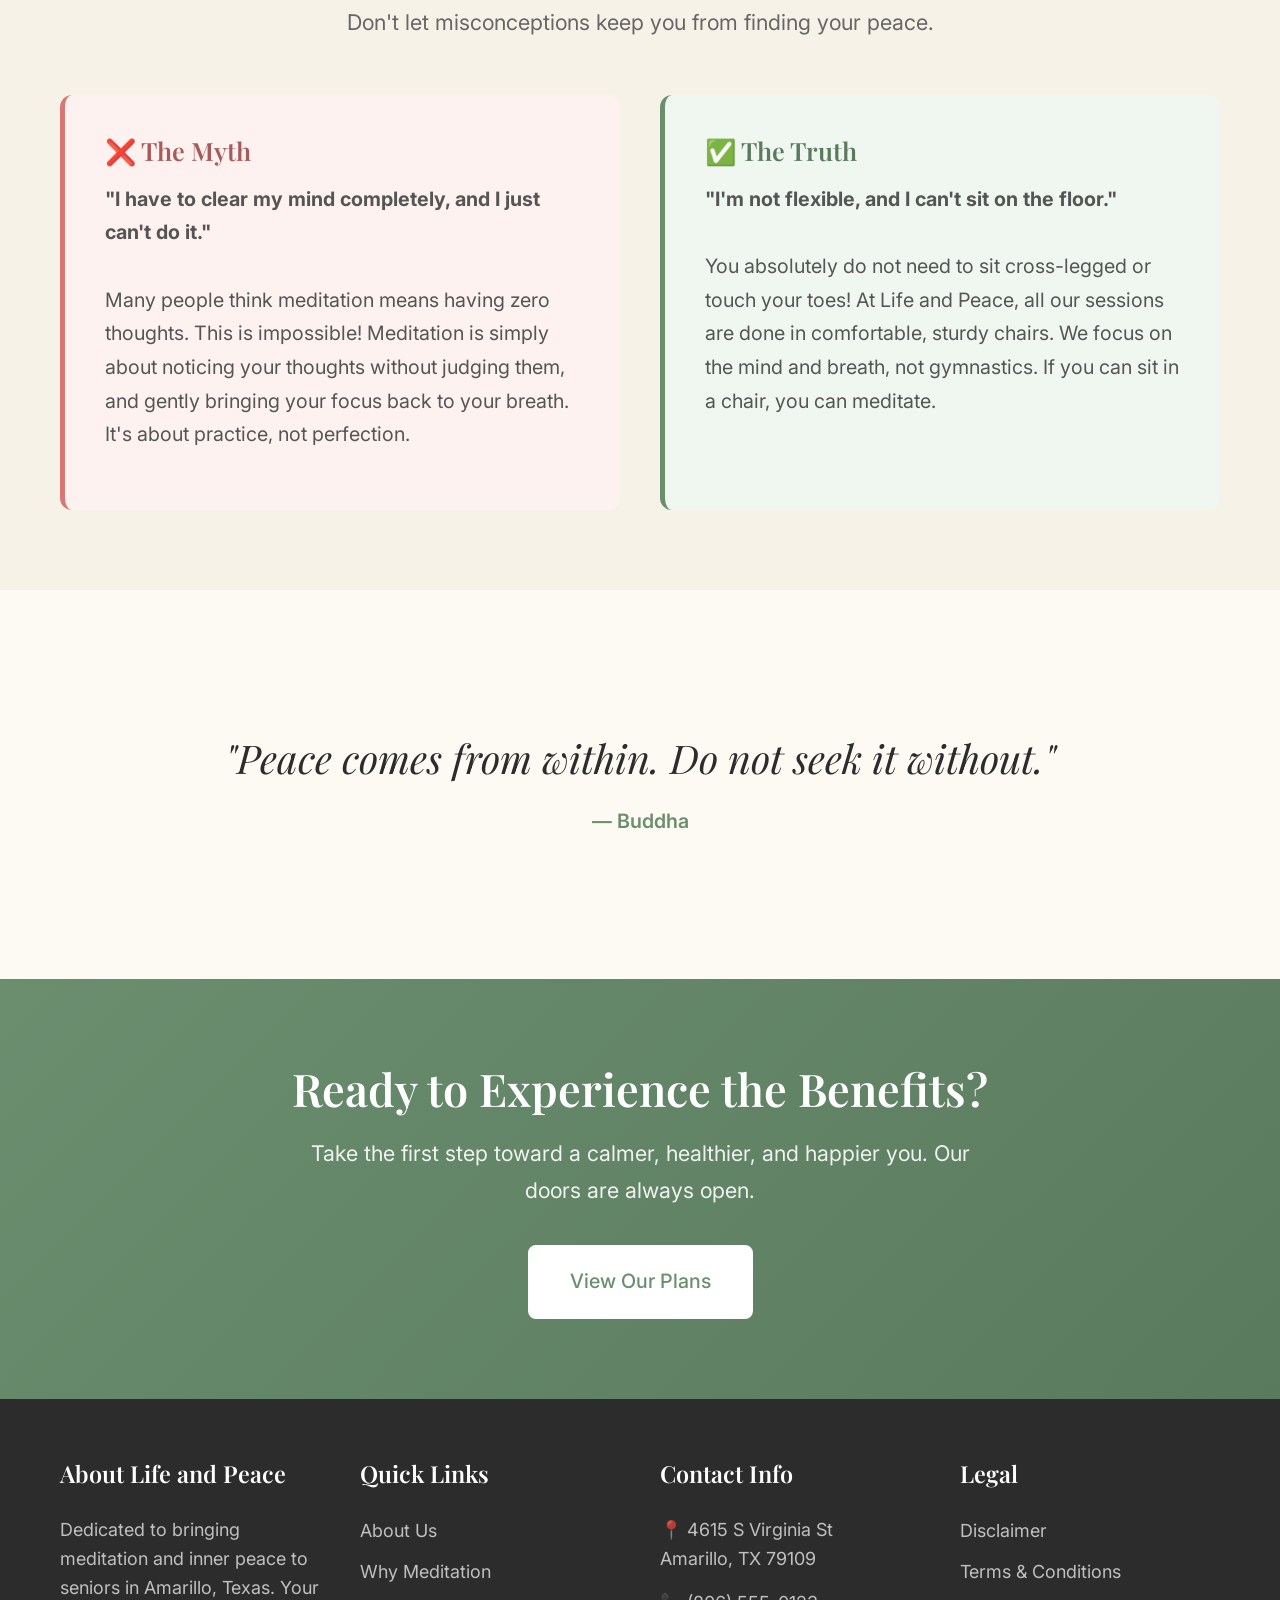
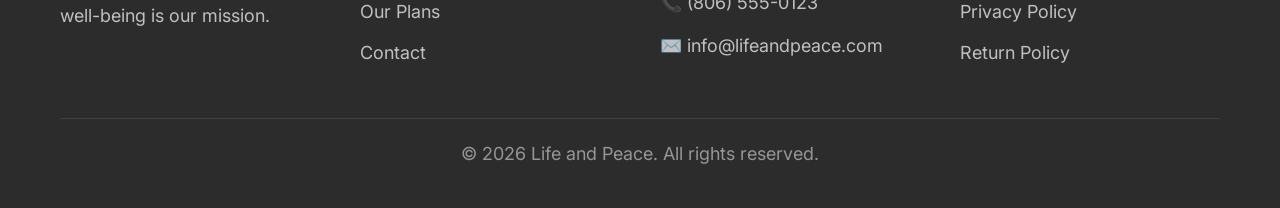
<file: why-meditation.html>
<!DOCTYPE html>
<html lang="en">
<head>
    <!-- Google tag (gtag.js) -->
<script async src="https://www.googletagmanager.com/gtag/js?id=AW-18514689271"></script>
<script>
  window.dataLayer = window.dataLayer || [];
  function gtag(){dataLayer.push(arguments);}
  gtag('js', new Date());

  gtag('config', 'AW-18514689271');
</script>
    <!-- Event snippet for Contact conversion page
In your html page, add the snippet and call gtag_report_conversion when someone clicks on the chosen link or button. -->
<script>
function gtag_report_conversion(url) {
  var callback = function () {
    if (typeof(url) != 'undefined') {
      window.location = url;
    }
  };
  gtag('event', 'conversion', {
      'send_to': 'AW-18514689271/nctMCOSQo7EdEPf5vvxE',
      'value': 1.0,
      'currency': 'USD',
      'event_callback': callback
  });
  return false;
}
</script>
    <meta charset="UTF-8">
    <meta name="viewport" content="width=device-width, initial-scale=1.0">
    <meta name="description" content="Discover the proven health and wellness benefits of meditation for seniors. Improve sleep, memory, and peace of mind with Life and Peace.">
    <title>Why Meditation? | Benefits for Seniors | Life and Peace</title>
    <link rel="stylesheet" href="css/styles.css">
    <link rel="stylesheet" href="css/responsive.css">
    <link rel="preconnect" href="https://fonts.googleapis.com">
    <link rel="preconnect" href="https://fonts.gstatic.com" crossorigin>
    <link href="https://fonts.googleapis.com/css2?family=Playfair+Display:wght@400;600;700&family=Inter:wght@300;400;500;600&display=swap" rel="stylesheet">
    
    <!-- Specific styles for Why Meditation page -->
    <style>
        /* Benefits Grid */
        .benefits-grid {
            display: grid;
            grid-template-columns: repeat(auto-fit, minmax(320px, 1fr));
            gap: 30px;
            margin-top: 3rem;
        }

        .benefit-card {
            background-color: white;
            padding: 40px 30px;
            border-radius: 12px;
            box-shadow: 0 4px 20px rgba(0, 0, 0, 0.05);
            text-align: center;
            transition: transform 0.3s ease;
            border-bottom: 4px solid transparent;
        }

        .benefit-card:hover {
            transform: translateY(-5px);
            border-bottom: 4px solid var(--sage-green);
        }

        .benefit-icon {
            font-size: 3rem;
            background-color: var(--warm-cream);
            width: 90px;
            height: 90px;
            display: flex;
            align-items: center;
            justify-content: center;
            border-radius: 50%;
            margin: 0 auto 20px;
        }

        .benefit-card h3 {
            font-family: var(--font-heading);
            font-size: 1.5rem;
            color: var(--deep-charcoal);
            margin-bottom: 15px;
        }

        .benefit-card p {
            color: #666;
            line-height: 1.7;
            font-size: 1.05rem;
        }

        /* Did You Know Callout */
        .callout-box {
            background: linear-gradient(135deg, var(--sage-green) 0%, var(--sage-green-dark) 100%);
            color: white;
            padding: 50px;
            border-radius: 16px;
            text-align: center;
            margin-top: 4rem;
            box-shadow: 0 10px 30px rgba(107, 142, 111, 0.2);
        }

        .callout-box h3 {
            font-family: var(--font-heading);
            font-size: 2rem;
            margin-bottom: 15px;
            color: white;
        }

        .callout-box p {
            font-size: 1.2rem;
            line-height: 1.7;
            max-width: 800px;
            margin: 0 auto;
            color: rgba(255, 255, 255, 0.95);
        }

        /* Myth vs Fact Section */
        .myth-fact-grid {
            display: grid;
            grid-template-columns: 1fr 1fr;
            gap: 40px;
            margin-top: 3rem;
        }

        .myth-box, .fact-box {
            padding: 40px;
            border-radius: 12px;
        }

        .myth-box {
            background-color: #fdf2f0; /* Very light red/pink for myth */
            border-left: 5px solid #d97777;
        }

        .fact-box {
            background-color: #f0f7f1; /* Very light green for fact */
            border-left: 5px solid var(--sage-green);
        }

        .myth-box h4, .fact-box h4 {
            font-family: var(--font-heading);
            font-size: 1.4rem;
            margin-bottom: 15px;
            display: flex;
            align-items: center;
            gap: 10px;
        }

        .myth-box h4 { color: #a85a5a; }
        .fact-box h4 { color: var(--sage-green-dark); }

        .myth-box p, .fact-box p {
            color: #555;
            font-size: 1.1rem;
            line-height: 1.7;
        }

        /* Pull Quote */
        .pull-quote {
            text-align: center;
            padding: 60px 20px;
            max-width: 900px;
            margin: 0 auto;
        }

        .pull-quote blockquote {
            font-family: var(--font-heading);
            font-size: 2.2rem;
            color: var(--deep-charcoal);
            line-height: 1.4;
            font-style: italic;
            margin-bottom: 20px;
        }

        .pull-quote cite {
            font-family: var(--font-body);
            font-size: 1.1rem;
            color: var(--sage-green);
            font-style: normal;
            font-weight: 600;
        }

        /* Mobile Adjustments */
        @media (max-width: 768px) {
            .myth-fact-grid {
                grid-template-columns: 1fr;
                gap: 20px;
            }

            .callout-box {
                padding: 30px 20px;
            }

            .callout-box h3 {
                font-size: 1.6rem;
            }

            .callout-box p {
                font-size: 1.05rem;
            }

            .pull-quote blockquote {
                font-size: 1.6rem;
            }

            .benefit-card {
                padding: 30px 20px;
            }
        }
    </style>
</head>
<body>
    <!-- Skip to content for accessibility -->
    <a href="#main-content" class="skip-link">Skip to main content</a>

    <!-- Header & Navigation -->
    <header class="header">
        <div class="container">
            <div class="header-content">
                <a href="index.html" class="logo">
                    <img src="images/Life and Peace Logo.png" alt="Life and Peace Logo">
                </a>
                
                <nav class="nav" id="mainNav">
                    <ul class="nav-list">
                        <li><a href="index.html" class="nav-link">Home</a></li>
                        <li><a href="about.html" class="nav-link">About</a></li>
                        <li><a href="why-meditation.html" class="nav-link active">Why Meditation</a></li>
                        <li><a href="plans.html" class="nav-link">Plans</a></li>
                        <li><a href="contact.html" class="nav-link">Contact</a></li>
                    </ul>
                </nav>

                <div class="header-actions">
                    <a href="plans.html" class="btn btn-primary">Get Started</a>
                    <button class="mobile-menu-toggle" id="mobileMenuToggle" aria-label="Toggle navigation menu">
                        <span class="hamburger"></span>
                    </button>
                </div>
            </div>
        </div>
    </header>

    <!-- Main Content -->
    <main id="main-content">
        <!-- Hero Section (Clean, No Image) -->
        <section class="hero">
            <div class="container">
                <div class="hero-content">
                    <h1 class="hero-title">Why Meditation?</h1>
                    <p class="hero-subtitle">It is never too late to start. Discover how a few minutes of gentle mindfulness each day can profoundly improve your health, happiness, and quality of life.</p>
                </div>
            </div>
        </section>

        <!-- Introduction Section -->
        <section class="welcome section-padding">
            <div class="container">
                <div class="welcome-content">
                    <h2 class="section-title">A Gentle Tool for the Golden Years</h2>
                    <p class="welcome-text">As we age, our bodies and minds go through natural changes. We might experience more stress, sleepless nights, or physical aches. While we cannot stop the clock, we <strong>can</strong> change how we experience these years.</p>
                    <p class="welcome-text">Meditation is not about becoming a monk or sitting in silence for hours. For seniors, it is a practical, scientifically proven tool to lower blood pressure, ease joint pain, sharpen the memory, and find a deep sense of daily joy. At Life and Peace, we make it accessible, comfortable, and deeply rewarding.</p>
                </div>
            </div>
        </section>

        <!-- Benefits Grid Section -->
        <section class="section-padding" style="background-color: var(--soft-white);">
            <div class="container">
                <h2 class="section-title text-center">6 Powerful Benefits for Seniors</h2>
                <p class="section-subtitle text-center">Backed by science, felt in the heart.</p>
                
                <div class="benefits-grid">
                    <div class="benefit-card">
                        <div class="benefit-icon">😴</div>
                        <h3>Deeper, Restful Sleep</h3>
                        <p>Struggling to stay asleep? Meditation calms the nervous system and quietens a racing mind, helping you fall asleep faster and enjoy more restorative rest.</p>
                    </div>

                    <div class="benefit-card">
                        <div class="benefit-icon">❤️</div>
                        <h3>Heart Health & Blood Pressure</h3>
                        <p>Regular mindfulness practice has been clinically shown to lower high blood pressure and reduce the risk of heart disease by promoting deep physical relaxation.</p>
                    </div>

                    <div class="benefit-card">
                        <div class="benefit-icon">🧠</div>
                        <h3>Sharper Memory & Focus</h3>
                        <p>Meditation increases blood flow to the brain and strengthens neural connections, helping to maintain cognitive sharpness and improve daily focus.</p>
                    </div>

                    <div class="benefit-card">
                        <div class="benefit-icon">🦴</div>
                        <h3>Reduced Joint & Body Pain</h3>
                        <p>While it doesn't cure arthritis, meditation changes how the brain processes pain signals, significantly reducing the perceived intensity of chronic aches.</p>
                    </div>

                    <div class="benefit-card">
                        <div class="benefit-icon">🧘</div>
                        <h3>Less Anxiety & Stress</h3>
                        <p>By focusing on the breath, we lower cortisol (the stress hormone) levels in the body, replacing feelings of worry with a profound sense of calm.</p>
                    </div>

                    <div class="benefit-card">
                        <div class="benefit-icon">🤝</div>
                        <h3>Combating Loneliness</h3>
                        <p>Joining our group sessions builds a wonderful community. Sharing this journey with peers fosters deep friendships and a strong sense of belonging.</p>
                    </div>
                </div>

                <!-- Did You Know Callout -->
                <div class="callout-box">
                    <h3>Did You Know?</h3>
                    <p>According to the National Institutes of Health (NIH), mindfulness meditation can actually slow down the cellular aging process and improve the immune system response in older adults. Just 15 minutes a day can make a measurable difference in your overall health!</p>
                </div>
            </div>
        </section>

        <!-- Myth vs Fact Section -->
        <section class="section-padding" style="background-color: var(--warm-cream);">
            <div class="container">
                <h2 class="section-title text-center">Common Concerns, Gentle Truths</h2>
                <p class="section-subtitle text-center">Don't let misconceptions keep you from finding your peace.</p>
                
                <div class="myth-fact-grid">
                    <div class="myth-box">
                        <h4>❌ The Myth</h4>
                        <p><strong>"I have to clear my mind completely, and I just can't do it."</strong><br><br>Many people think meditation means having zero thoughts. This is impossible! Meditation is simply about noticing your thoughts without judging them, and gently bringing your focus back to your breath. It's about practice, not perfection.</p>
                    </div>
                    <div class="fact-box">
                        <h4>✅ The Truth</h4>
                        <p><strong>"I'm not flexible, and I can't sit on the floor."</strong><br><br>You absolutely do not need to sit cross-legged or touch your toes! At Life and Peace, all our sessions are done in comfortable, sturdy chairs. We focus on the mind and breath, not gymnastics. If you can sit in a chair, you can meditate.</p>
                    </div>
                </div>
            </div>
        </section>

        <!-- Pull Quote Section -->
        <section class="section-padding" style="background-color: var(--soft-white);">
            <div class="container">
                <div class="pull-quote">
                    <blockquote>"Peace comes from within. Do not seek it without."</blockquote>
                    <cite>— Buddha</cite>
                </div>
            </div>
        </section>

        <!-- CTA Banner -->
        <section class="cta-banner">
            <div class="container">
                <div class="cta-content">
                    <h2 class="cta-title">Ready to Experience the Benefits?</h2>
                    <p class="cta-text">Take the first step toward a calmer, healthier, and happier you. Our doors are always open.</p>
                    <a href="plans.html" class="btn btn-primary btn-large">View Our Plans</a>
                </div>
            </div>
        </section>
    </main>

    <!-- Footer -->
    <footer class="footer">
        <div class="container">
            <div class="footer-grid">
                <div class="footer-column">
                    <h3 class="footer-title">About Life and Peace</h3>
                    <p class="footer-text">Dedicated to bringing meditation and inner peace to seniors in Amarillo, Texas. Your well-being is our mission.</p>
                </div>
                <div class="footer-column">
                    <h3 class="footer-title">Quick Links</h3>
                    <ul class="footer-links">
                        <li><a href="about.html">About Us</a></li>
                        <li><a href="why-meditation.html">Why Meditation</a></li>
                        <li><a href="plans.html">Our Plans</a></li>
                        <li><a href="contact.html">Contact</a></li>
                    </ul>
                </div>
                <div class="footer-column">
                    <h3 class="footer-title">Contact Info</h3>
                    <ul class="footer-contact">
                        <li>📍 4615 S Virginia St<br>Amarillo, TX 79109</li>
                        <li>📞 (806) 555-0123</li>
                        <li>✉️ info@lifeandpeace.com</li>
                    </ul>
                </div>
                <div class="footer-column">
                    <h3 class="footer-title">Legal</h3>
                    <ul class="footer-links">
                        <li><a href="disclaimer.html">Disclaimer</a></li>
                        <li><a href="terms.html">Terms & Conditions</a></li>
                        <li><a href="privacy.html">Privacy Policy</a></li>
                        <li><a href="return-policy.html">Return Policy</a></li>
                    </ul>
                </div>
            </div>
            <div class="footer-bottom">
                <p>&copy; 2026 Life and Peace. All rights reserved.</p>
            </div>
        </div>
    </footer>

    <!-- Back to Top Button -->
    <button class="back-to-top" id="backToTop" aria-label="Back to top">↑</button>

    <script src="js/script.js"></script>
</body>
</html>
</file>
<file: css/styles.css>
/* ============================================
   LIFE AND PEACE - MAIN STYLESHEET
   Design System for Elderly-Friendly Website
   ============================================ */

/* CSS Variables - Design System */
:root {
    /* Colors */
    --sage-green: #6B8E6F;
    --sage-green-dark: #5a7a5e;
    --warm-cream: #F7F2E8;
    --soft-terracotta: #C97B5A;
    --soft-terracotta-dark: #b06a4a;
    --deep-charcoal: #2C2C2C;
    --muted-gold: #D4A574;
    --soft-white: #FDFAF3;
    --light-gray: #E8E4DC;
    
    /* Typography */
    --font-heading: 'Playfair Display', serif;
    --font-body: 'Inter', sans-serif;
    --base-font-size: 18px;
    --line-height: 1.7;
    
    /* Spacing */
    --section-padding: 80px 0;
    --container-max-width: 1200px;
    
    /* Transitions */
    --transition-speed: 0.3s;
}

/* Reset & Base Styles */
* {
    margin: 0;
    padding: 0;
    box-sizing: border-box;
}

html {
    scroll-behavior: smooth;
    font-size: var(--base-font-size);
}

body {
    font-family: var(--font-body);
    font-size: var(--base-font-size);
    line-height: var(--line-height);
    color: var(--deep-charcoal);
    background-color: var(--soft-white);
    overflow-x: hidden;
}

/* Accessibility */
.skip-link {
    position: absolute;
    top: -40px;
    left: 0;
    background: var(--sage-green);
    color: white;
    padding: 8px 16px;
    z-index: 10000;
    transition: top var(--transition-speed);
}

.skip-link:focus {
    top: 0;
}

/* Container */
.container {
    max-width: var(--container-max-width);
    margin: 0 auto;
    padding: 0 20px;
}

/* Typography */
h1, h2, h3, h4, h5, h6 {
    font-family: var(--font-heading);
    font-weight: 600;
    line-height: 1.3;
    color: var(--deep-charcoal);
}

h1 {
    font-size: 3.5rem;
}

h2 {
    font-size: 2.5rem;
    margin-bottom: 1.5rem;
}

h3 {
    font-size: 1.75rem;
    margin-bottom: 1rem;
}

p {
    margin-bottom: 1rem;
}

.text-center {
    text-align: center;
}

/* Buttons */
.btn {
    display: inline-block;
    padding: 14px 32px;
    font-size: 1rem;
    font-weight: 500;
    text-decoration: none;
    border-radius: 8px;
    transition: all var(--transition-speed);
    cursor: pointer;
    border: 2px solid transparent;
    text-align: center;
}

.btn-large {
    padding: 18px 40px;
    font-size: 1.1rem;
}

.btn-primary {
    background-color: var(--sage-green);
    color: white;
    border-color: var(--sage-green);
}

.btn-primary:hover {
    background-color: var(--sage-green-dark);
    border-color: var(--sage-green-dark);
    transform: translateY(-2px);
    box-shadow: 0 4px 12px rgba(107, 142, 111, 0.3);
}

.btn-secondary {
    background-color: var(--soft-terracotta);
    color: white;
    border-color: var(--soft-terracotta);
}

.btn-secondary:hover {
    background-color: var(--soft-terracotta-dark);
    border-color: var(--soft-terracotta-dark);
    transform: translateY(-2px);
    box-shadow: 0 4px 12px rgba(201, 123, 90, 0.3);
}

.btn-outline {
    background-color: transparent;
    color: var(--sage-green);
    border-color: var(--sage-green);
}

.btn-outline:hover {
    background-color: var(--sage-green);
    color: white;
    transform: translateY(-2px);
}

/* Section Padding */
.section-padding {
    padding: var(--section-padding);
}

.section-title {
    text-align: center;
    margin-bottom: 3rem;
    color: var(--deep-charcoal);
}

.section-subtitle {
    font-size: 1.2rem;
    color: #666;
    margin-bottom: 3rem;
}

/* Header & Navigation */
.header {
    background-color: var(--soft-white);
    box-shadow: 0 2px 10px rgba(0, 0, 0, 0.05);
    position: sticky;
    top: 0;
    z-index: 1000;
}

.header-content {
    display: flex;
    justify-content: space-between;
    align-items: center;
    padding: 20px 0;
}

.logo img {
    height: 60px;
    width: auto;
}

.nav-list {
    display: flex;
    list-style: none;
    gap: 30px;
}

.nav-link {
    text-decoration: none;
    color: var(--deep-charcoal);
    font-weight: 500;
    font-size: 1.05rem;
    transition: color var(--transition-speed);
    position: relative;
}

.nav-link:hover,
.nav-link.active {
    color: var(--sage-green);
}

.nav-link.active::after {
    content: '';
    position: absolute;
    bottom: -5px;
    left: 0;
    width: 100%;
    height: 2px;
    background-color: var(--sage-green);
}

.header-actions {
    display: flex;
    align-items: center;
    gap: 20px;
}

.mobile-menu-toggle {
    display: none;
    background: none;
    border: none;
    cursor: pointer;
    padding: 10px;
}

.hamburger {
    display: block;
    width: 25px;
    height: 3px;
    background-color: var(--deep-charcoal);
    position: relative;
    transition: all var(--transition-speed);
}

.hamburger::before,
.hamburger::after {
    content: '';
    position: absolute;
    width: 25px;
    height: 3px;
    background-color: var(--deep-charcoal);
    transition: all var(--transition-speed);
}

.hamburger::before {
    top: -8px;
}

.hamburger::after {
    bottom: -8px;
}

/* Hero Section (Updated: Clean Gradient, Centered Text) */
.hero {
    position: relative;
    height: 600px;
    display: flex;
    align-items: center;
    background: linear-gradient(135deg, #F7F2E8 0%, #E8EFE9 100%);
    overflow: hidden;
}

.hero-content {
    position: relative;
    z-index: 2;
    max-width: 800px;
    margin: 0 auto;
    text-align: center;
}

.hero-title {
    font-size: 3.5rem;
    margin-bottom: 1.5rem;
    color: var(--deep-charcoal);
}

.hero-subtitle {
    font-size: 1.3rem;
    margin-bottom: 2rem;
    color: #555;
    max-width: 700px;
    margin-left: auto;
    margin-right: auto;
}

.hero-buttons {
    display: flex;
    gap: 20px;
    justify-content: center;
    flex-wrap: wrap;
}

/* Welcome Section */
.welcome {
    background-color: var(--warm-cream);
}

.welcome-content {
    max-width: 900px;
    margin: 0 auto;
    text-align: center;
}

.welcome-text {
    font-size: 1.2rem;
    line-height: 1.8;
    color: #555;
}

/* Features Section */
.features-grid {
    display: grid;
    grid-template-columns: repeat(auto-fit, minmax(250px, 1fr));
    gap: 40px;
    margin-top: 3rem;
}

.feature-card {
    background-color: white;
    padding: 40px 30px;
    border-radius: 12px;
    text-align: center;
    box-shadow: 0 4px 20px rgba(0, 0, 0, 0.05);
    transition: transform var(--transition-speed), box-shadow var(--transition-speed);
}

.feature-card:hover {
    transform: translateY(-5px);
    box-shadow: 0 8px 30px rgba(0, 0, 0, 0.1);
}

.feature-icon {
    font-size: 3rem;
    margin-bottom: 1rem;
}

.feature-title {
    font-size: 1.5rem;
    margin-bottom: 1rem;
    color: var(--sage-green);
}

.feature-text {
    color: #666;
    line-height: 1.6;
}

/* Gallery Section */
.gallery {
    background-color: var(--soft-white);
}

.gallery-grid {
    display: grid;
    grid-template-columns: repeat(auto-fit, minmax(300px, 1fr));
    gap: 30px;
    margin-top: 3rem;
}

.gallery-item {
    border-radius: 12px;
    overflow: hidden;
    box-shadow: 0 4px 20px rgba(0, 0, 0, 0.1);
    transition: transform var(--transition-speed);
}

.gallery-item:hover {
    transform: scale(1.02);
}

.gallery-item img {
    width: 100%;
    height: 350px;
    object-fit: cover;
    display: block;
}

/* Testimonials Section */
.testimonials {
    background-color: var(--warm-cream);
}

.testimonials-grid {
    display: grid;
    grid-template-columns: repeat(auto-fit, minmax(300px, 1fr));
    gap: 30px;
    margin-top: 3rem;
}

.testimonial-card {
    background-color: white;
    padding: 40px;
    border-radius: 12px;
    box-shadow: 0 4px 20px rgba(0, 0, 0, 0.05);
}

.testimonial-text {
    font-size: 1.1rem;
    font-style: italic;
    color: #555;
    margin-bottom: 1.5rem;
    line-height: 1.7;
}

.testimonial-author {
    font-weight: 600;
    color: var(--sage-green);
    font-size: 1rem;
}

/* Plans Preview Section */
.plans-preview {
    background-color: var(--soft-white);
}

.plans-grid {
    display: grid;
    grid-template-columns: repeat(auto-fit, minmax(280px, 1fr));
    gap: 30px;
    margin-top: 3rem;
}

.plan-card {
    background-color: white;
    padding: 40px 30px;
    border-radius: 12px;
    text-align: center;
    box-shadow: 0 4px 20px rgba(0, 0, 0, 0.05);
    position: relative;
    transition: transform var(--transition-speed);
}

.plan-card:hover {
    transform: translateY(-5px);
}

.plan-card.featured {
    border: 3px solid var(--sage-green);
    transform: scale(1.05);
}

.plan-card.featured:hover {
    transform: scale(1.05) translateY(-5px);
}

.plan-badge {
    position: absolute;
    top: -15px;
    left: 50%;
    transform: translateX(-50%);
    background-color: var(--soft-terracotta);
    color: white;
    padding: 8px 20px;
    border-radius: 20px;
    font-size: 0.9rem;
    font-weight: 600;
}

.plan-name {
    font-size: 2rem;
    margin-bottom: 1rem;
    color: var(--deep-charcoal);
}

.plan-price {
    font-size: 3rem;
    font-weight: 700;
    color: var(--sage-green);
    margin-bottom: 0.5rem;
}

.plan-period {
    font-size: 1rem;
    color: #666;
    font-weight: 400;
}

.plan-days {
    font-size: 1.2rem;
    color: #666;
    margin-bottom: 2rem;
}

.plan-features {
    list-style: none;
    margin-bottom: 2rem;
}

.plan-features li {
    padding: 10px 0;
    color: #555;
    font-size: 1rem;
}

/* CTA Banner */
.cta-banner {
    background: linear-gradient(135deg, var(--sage-green) 0%, var(--sage-green-dark) 100%);
    padding: 80px 0;
    text-align: center;
}

.cta-content {
    max-width: 700px;
    margin: 0 auto;
}

.cta-title {
    color: white;
    font-size: 2.5rem;
    margin-bottom: 1rem;
}

.cta-text {
    color: rgba(255, 255, 255, 0.9);
    font-size: 1.2rem;
    margin-bottom: 2rem;
}

.cta-banner .btn-primary {
    background-color: white;
    color: var(--sage-green);
    border-color: white;
}

.cta-banner .btn-primary:hover {
    background-color: var(--warm-cream);
    color: var(--sage-green-dark);
}

/* Footer */
.footer {
    background-color: var(--deep-charcoal);
    color: white;
    padding: 60px 0 20px;
}

.footer-grid {
    display: grid;
    grid-template-columns: repeat(auto-fit, minmax(250px, 1fr));
    gap: 40px;
    margin-bottom: 40px;
}

.footer-title {
    color: white;
    font-size: 1.3rem;
    margin-bottom: 1.5rem;
}

.footer-text {
    color: rgba(255, 255, 255, 0.7);
    line-height: 1.6;
}

.footer-links {
    list-style: none;
}

.footer-links li {
    margin-bottom: 10px;
}

.footer-links a {
    color: rgba(255, 255, 255, 0.7);
    text-decoration: none;
    transition: color var(--transition-speed);
}

.footer-links a:hover {
    color: var(--muted-gold);
}

.footer-contact {
    list-style: none;
    color: rgba(255, 255, 255, 0.7);
}

.footer-contact li {
    margin-bottom: 15px;
    line-height: 1.6;
}

.footer-bottom {
    text-align: center;
    padding-top: 20px;
    border-top: 1px solid rgba(255, 255, 255, 0.1);
    color: rgba(255, 255, 255, 0.5);
}

/* Back to Top Button */
.back-to-top {
    position: fixed;
    bottom: 30px;
    right: 30px;
    width: 50px;
    height: 50px;
    background-color: var(--sage-green);
    color: white;
    border: none;
    border-radius: 50%;
    font-size: 1.5rem;
    cursor: pointer;
    opacity: 0;
    visibility: hidden;
    transition: all var(--transition-speed);
    z-index: 999;
}

.back-to-top.visible {
    opacity: 1;
    visibility: visible;
}

.back-to-top:hover {
    background-color: var(--sage-green-dark);
    transform: translateY(-3px);
}
</file>
<file: css/responsive.css>
/* ============================================
   RESPONSIVE STYLES
   ============================================ */

/* Tablet (768px - 1024px) */
@media (max-width: 1024px) {
    h1 {
        font-size: 2.8rem;
    }
    
    h2 {
        font-size: 2.2rem;
    }
    
    .hero {
        height: 500px;
    }
    
    .hero-title {
        font-size: 2.8rem;
    }
    
    .plan-card.featured {
        transform: scale(1);
    }
    
    .plan-card.featured:hover {
        transform: translateY(-5px);
    }
}

/* Mobile (max-width: 768px) */
@media (max-width: 768px) {
    :root {
        --section-padding: 60px 0;
    }
    
    h1 {
        font-size: 2.2rem;
    }
    
    h2 {
        font-size: 1.8rem;
    }
    
    h3 {
        font-size: 1.4rem;
    }
    
    .container {
        padding: 0 15px;
    }
    
    /* Mobile Navigation */
    .mobile-menu-toggle {
        display: block;
    }
    
    .nav {
        position: fixed;
        top: 80px;
        left: -100%;
        width: 100%;
        height: calc(100vh - 80px);
        background-color: var(--soft-white);
        transition: left var(--transition-speed);
        z-index: 999;
        padding: 40px 20px;
    }
    
    .nav.active {
        left: 0;
    }
    
    .nav-list {
        flex-direction: column;
        gap: 20px;
    }
    
    .nav-link {
        font-size: 1.2rem;
    }
    
    .header-actions .btn {
        display: none;
    }
    
    /* Hero Section */
    .hero {
        height: auto;
        min-height: 500px;
        padding: 100px 0;
    }
    
    .hero-content {
        max-width: 100%;
    }
    
    .hero-title {
        font-size: 2.2rem;
    }
    
    .hero-subtitle {
        font-size: 1.1rem;
    }
    
    .hero-buttons {
        flex-direction: column;
    }
    
    .hero-buttons .btn {
        width: 100%;
    }
    
    /* Features Grid */
    .features-grid {
        grid-template-columns: 1fr;
        gap: 30px;
    }
    
    /* Gallery Grid */
    .gallery-grid {
        grid-template-columns: 1fr;
    }
    
    .gallery-item img {
        height: 250px;
    }
    
    /* Testimonials Grid */
    .testimonials-grid {
        grid-template-columns: 1fr;
    }
    
    /* Plans Grid */
    .plans-grid {
        grid-template-columns: 1fr;
    }
    
    .plan-card.featured {
        transform: scale(1);
    }
    
    /* Footer Grid */
    .footer-grid {
        grid-template-columns: 1fr;
        gap: 30px;
    }
    
    /* CTA Banner */
    .cta-title {
        font-size: 2rem;
    }
    
    .cta-text {
        font-size: 1rem;
    }
}

/* Small Mobile (max-width: 480px) */
@media (max-width: 480px) {
    :root {
        --base-font-size: 16px;
    }
    
    h1 {
        font-size: 1.8rem;
    }
    
    h2 {
        font-size: 1.5rem;
    }
    
    .hero {
        min-height: 450px;
        padding: 80px 0;
    }
    
    .hero-title {
        font-size: 1.8rem;
    }
    
    .btn {
        padding: 12px 24px;
        font-size: 0.95rem;
    }
    
    .btn-large {
        padding: 14px 28px;
        font-size: 1rem;
    }
    
    .logo img {
        height: 50px;
    }
    
    .feature-card,
    .testimonial-card,
    .plan-card {
        padding: 30px 20px;
    }
    
    .back-to-top {
        width: 45px;
        height: 45px;
        bottom: 20px;
        right: 20px;
    }
}
</file>
